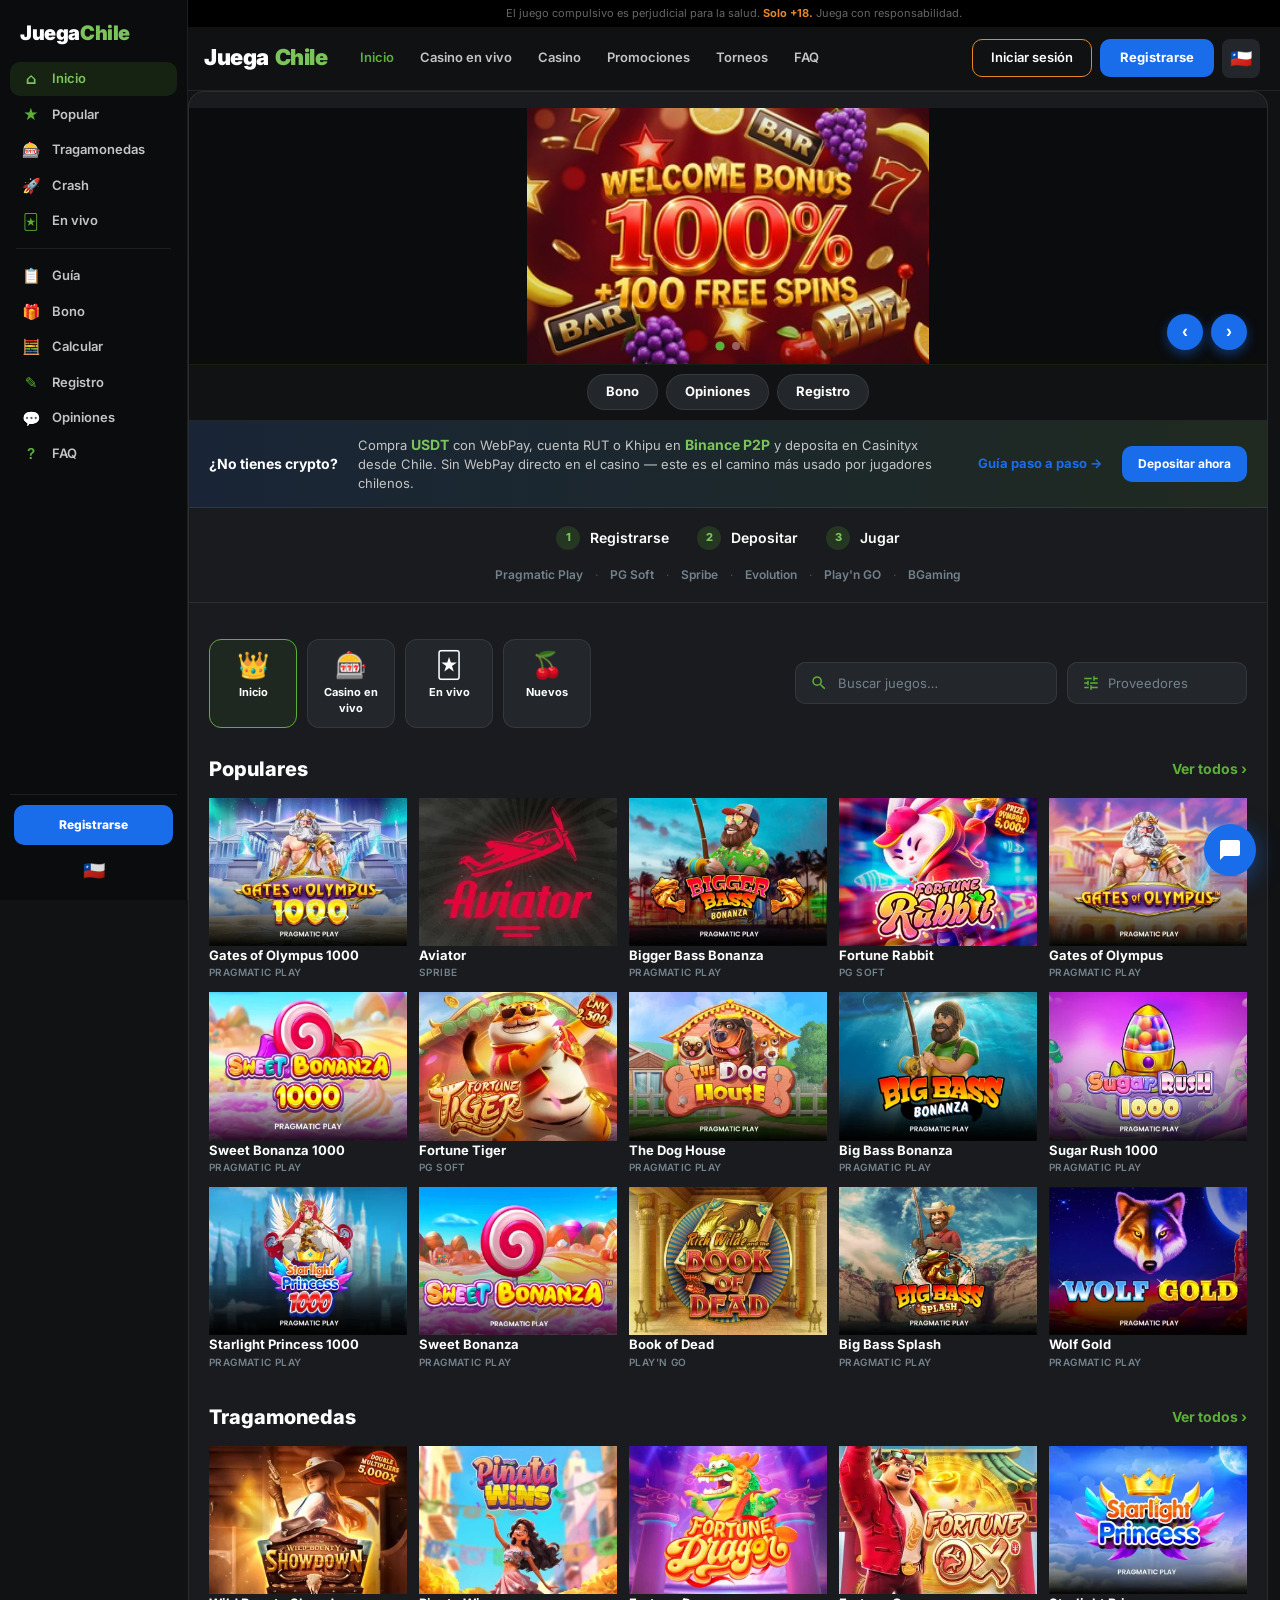
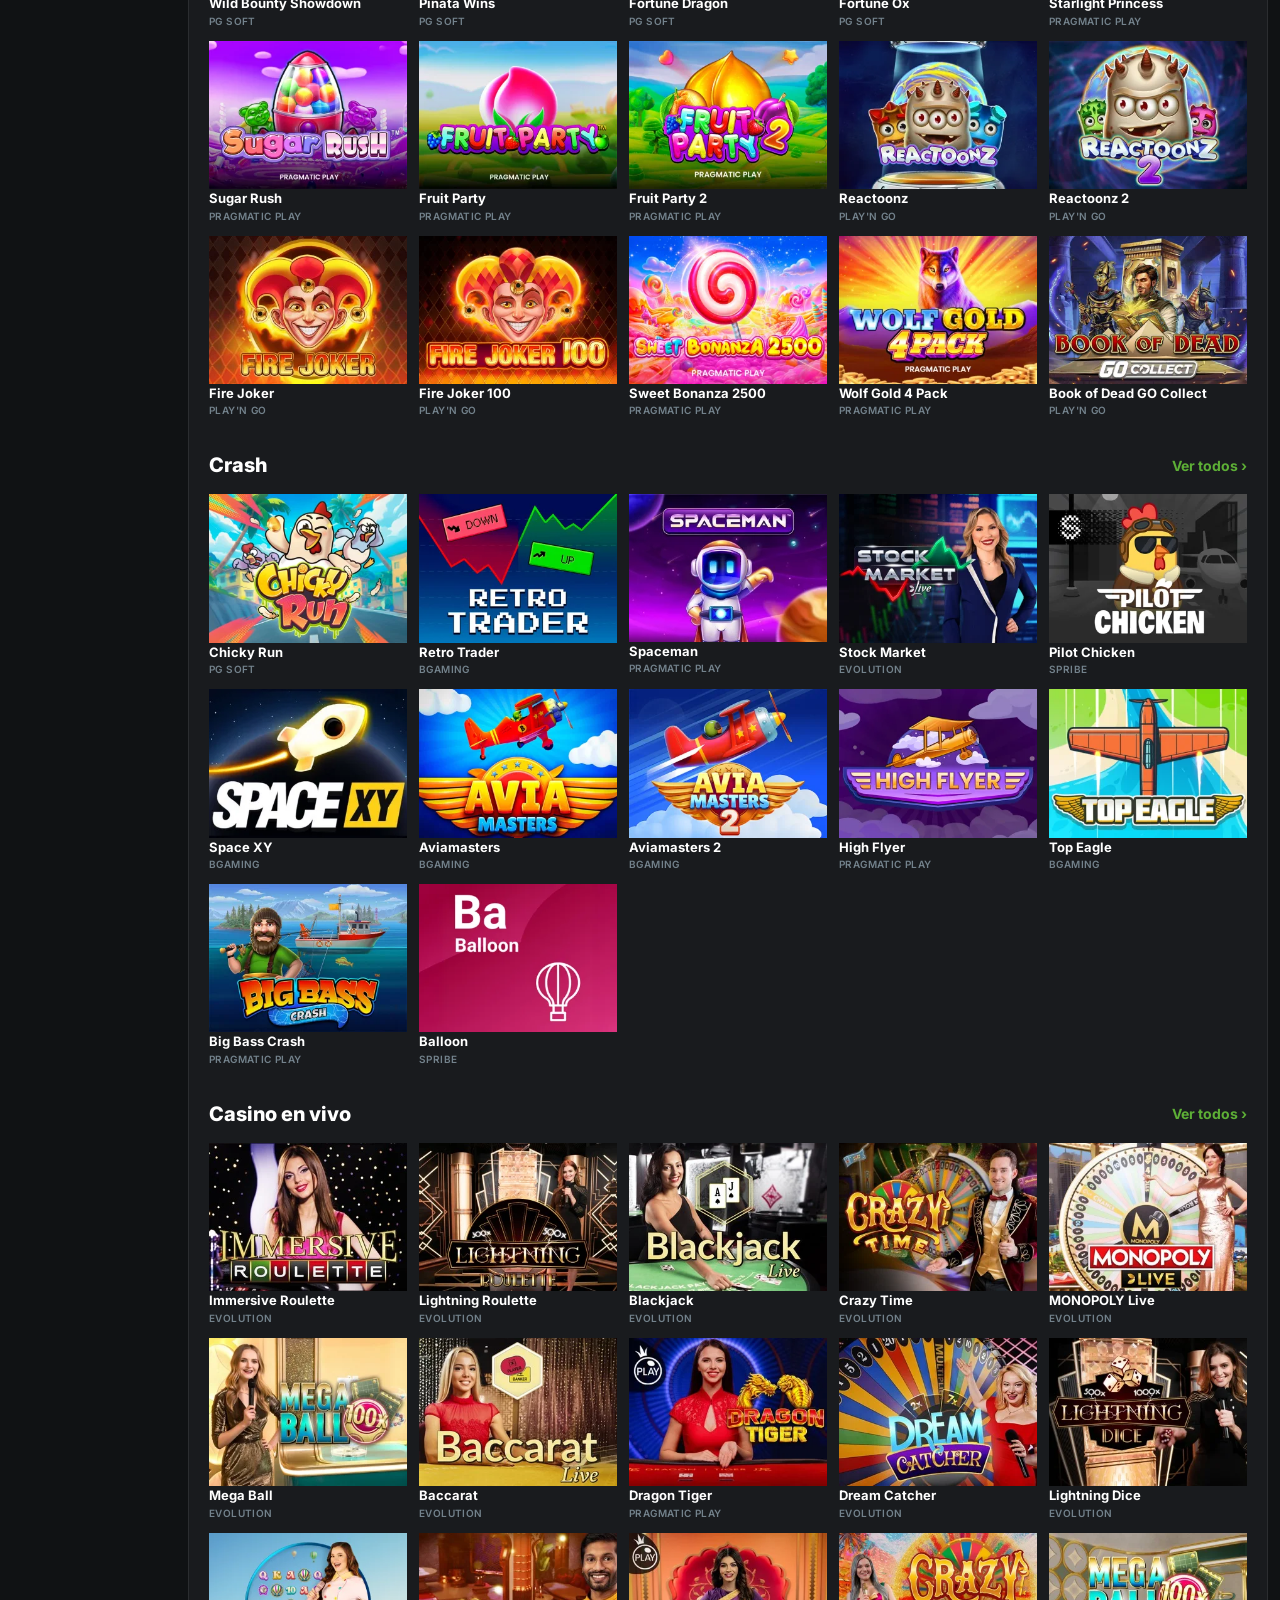
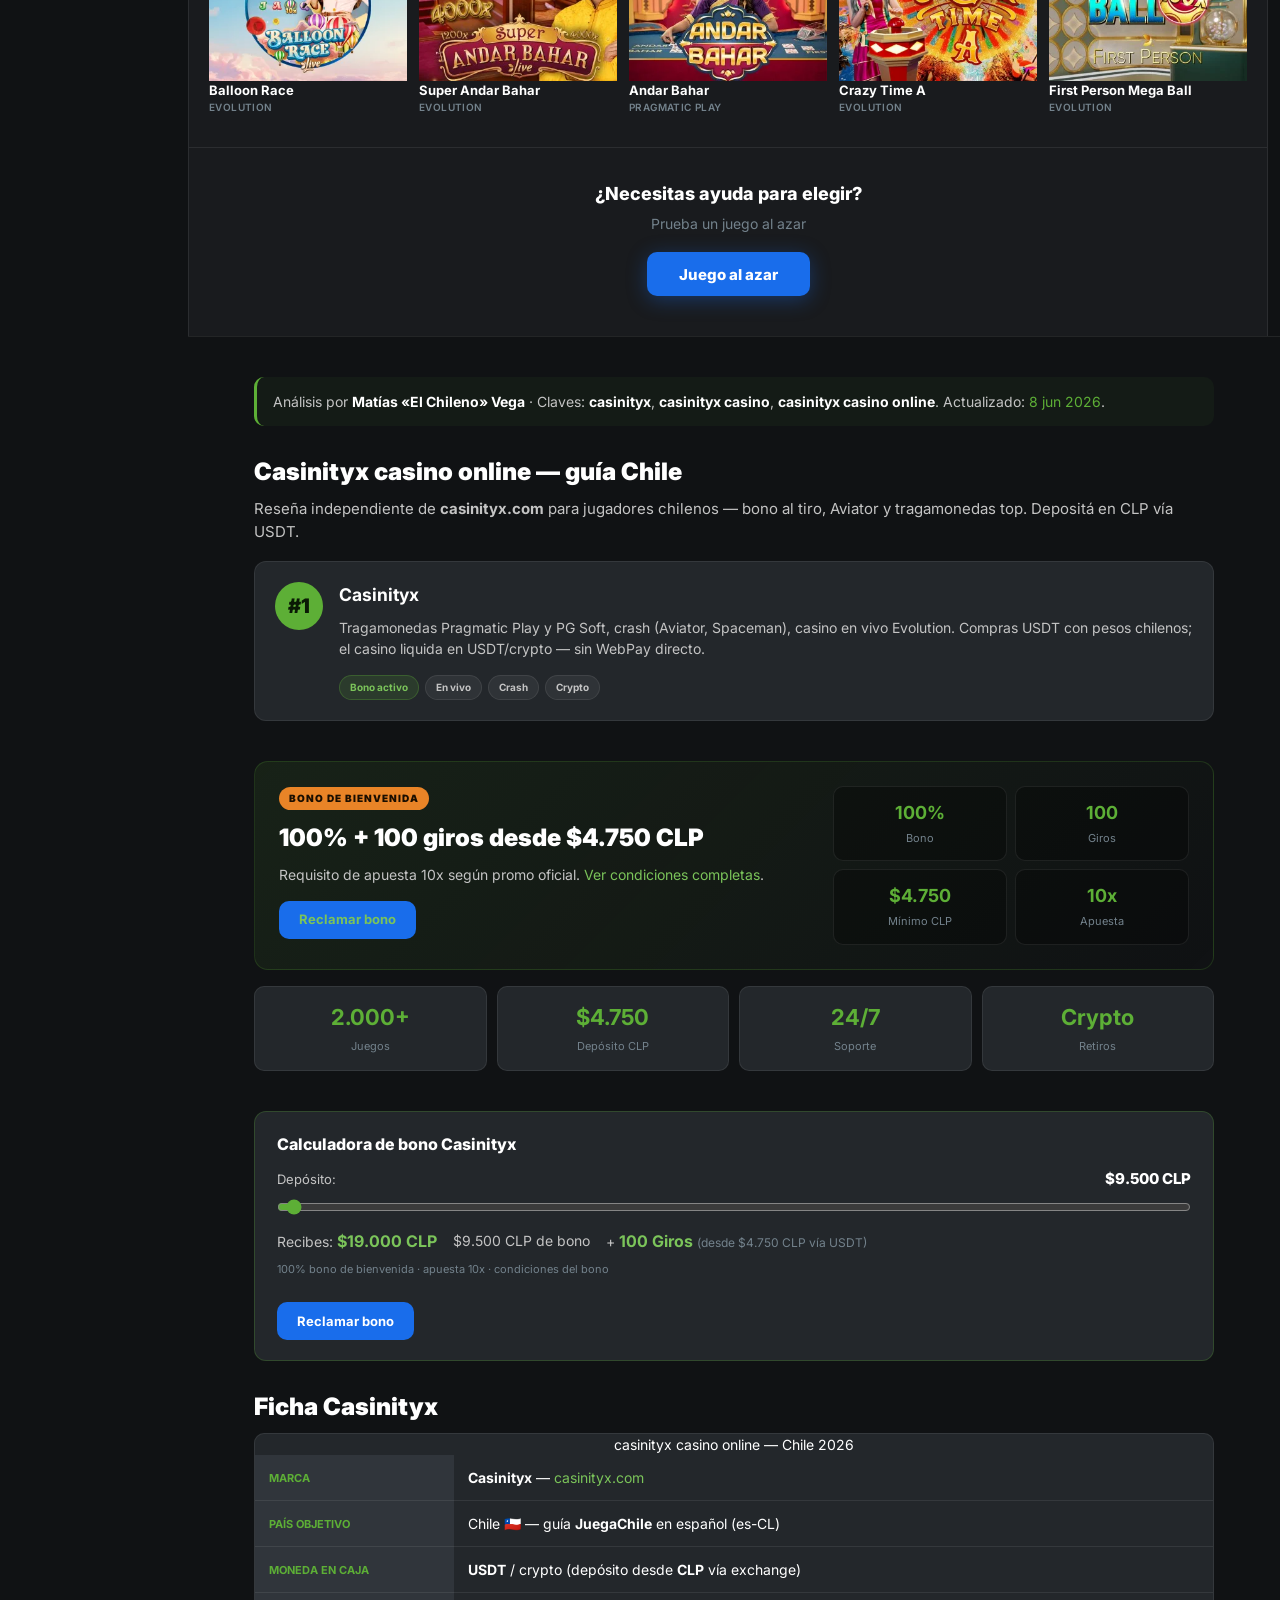
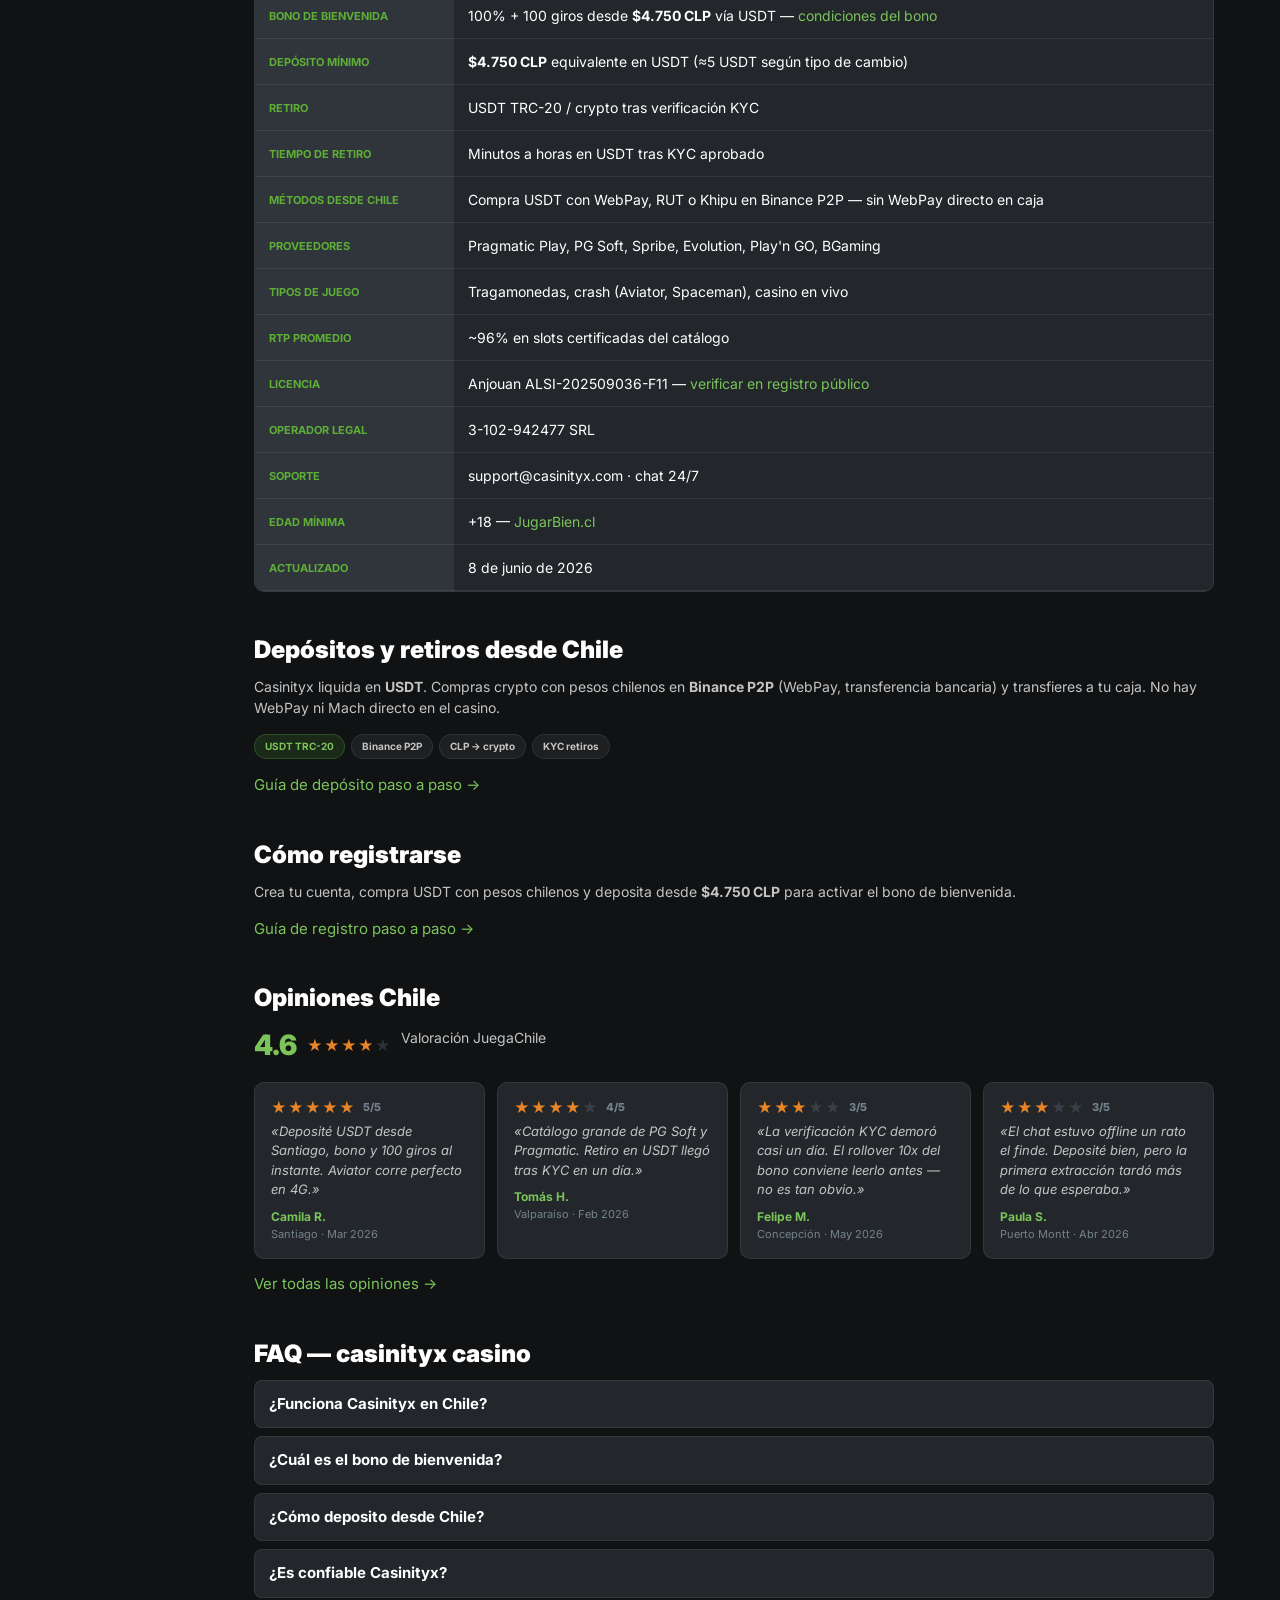
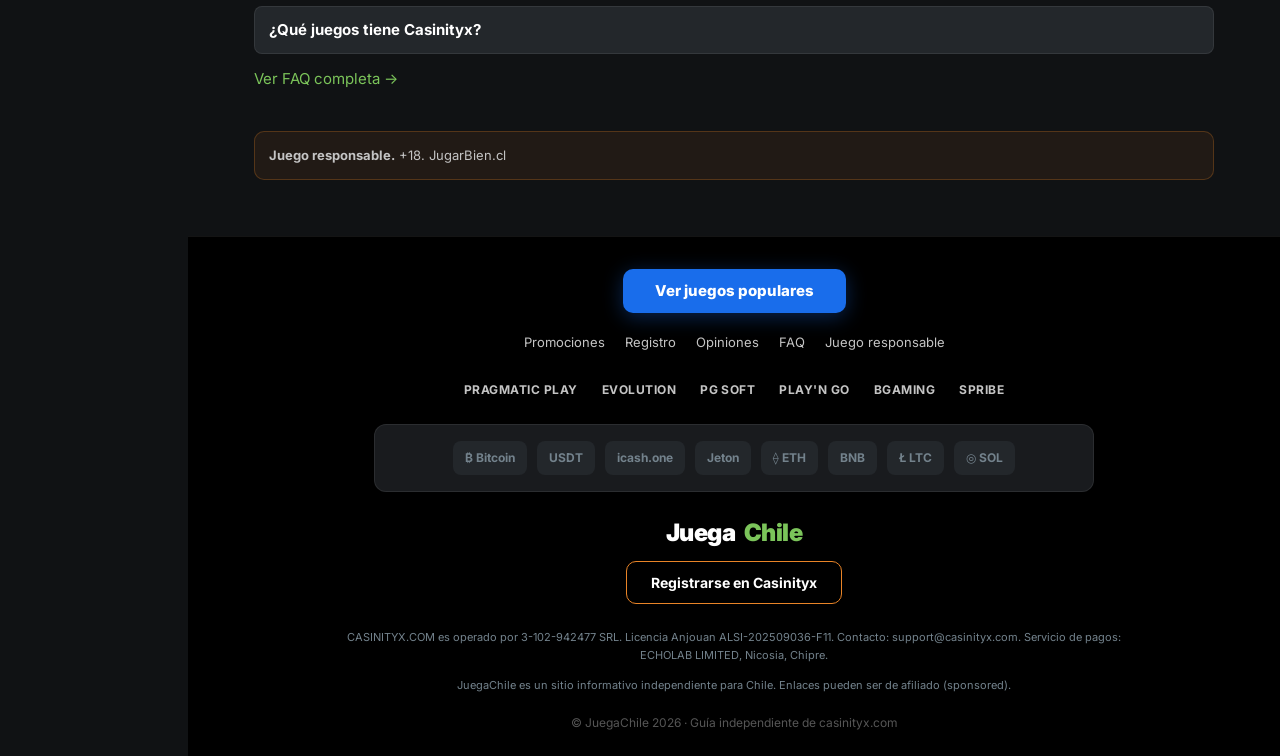
<file: index.html>
<!DOCTYPE html>
<html lang="es-CL">
<head>
<meta charset="UTF-8">
<meta name="viewport" content="width=device-width, initial-scale=1, viewport-fit=cover">
<title>Casinityx — Casino Online, Bono y Opiniones Chile 2026 | JuegaChile</title>
<meta name="description" content="Guía JuegaChile de Casinityx para Chile: bono 100% + 100 giros desde $4.750 CLP, Aviator, Gates of Olympus, casino en vivo Evolution. Registro, opiniones y pagos crypto.">
<meta name="robots" content="index, follow, max-image-preview:large">
<link rel="canonical" href="https://www.juegachile.com/">
<link rel="alternate" hreflang="es-CL" href="https://www.juegachile.com/">
<link rel="alternate" hreflang="x-default" href="https://www.juegachile.com/">
<link rel="icon" href="favicon.svg" type="image/svg+xml">
<link rel="manifest" href="site.webmanifest">
<meta property="og:type" content="website">
<meta property="og:locale" content="es_CL">
<meta property="og:site_name" content="JuegaChile">
<meta property="og:url" content="https://www.juegachile.com/">
<meta property="og:title" content="Casinityx Casino Online Chile — JuegaChile">
<meta property="og:description" content="Tragamonedas, juegos crash y casino en vivo. Bono 100% + 100 giros desde $4.750 CLP.">
<meta property="og:image" content="https://www.juegachile.com/assets/img/promo-welcome.jpg">
<meta name="twitter:card" content="summary">
<meta name="twitter:title" content="Casinityx Chile 2026 — JuegaChile">
<meta name="twitter:description" content="Bono de bienvenida, Aviator, tragamonedas y casino en vivo para jugadores chilenos.">
<link rel="preconnect" href="https://fonts.googleapis.com">
<link rel="preconnect" href="https://fonts.gstatic.com" crossorigin>
<link href="https://fonts.googleapis.com/css2?family=Inter:wght@400;600;700;800;900&display=swap" rel="stylesheet">
<meta name="theme-color" content="#101214">
<style>
body.cx-app{margin:0;background:#101214;color:#fff}
.cx-sidebar{position:fixed;left:0;top:0;bottom:0;width:188px;background:#0a0c0e;z-index:2000}
.cx-app-main{margin-left:188px}
@media(max-width:768px){.cx-app-main{margin-left:0}.cx-sidebar{top:auto;bottom:0;width:100%;height:64px}}
</style>
<link rel="preload" as="image" href="assets/img/promo-welcome.jpg" media="(min-width:769px)">
<link rel="preload" as="image" href="assets/img/promo-welcome-mob.jpg" media="(max-width:768px)">
<link rel="stylesheet" href="casinityx.css?v=22">
<script type="application/ld+json">{"@context":"https://schema.org","@graph":[{"@type":"WebSite","@id":"https://www.juegachile.com/#website","name":"JuegaChile","url":"https://www.juegachile.com","inLanguage":"es-CL","description":"Guía independiente de Casinityx para jugadores de Chile.","publisher":{"@type":"Organization","name":"JuegaChile","url":"https://www.juegachile.com"}},{"@type":"WebPage","@id":"https://www.juegachile.com/#webpage","url":"https://www.juegachile.com/","name":"Casinityx — Casino Online Chile, Bono y Opiniones 2026","inLanguage":"es-CL","dateModified":"2026-06-08","description":"Guía JuegaChile de casinityx casino online para Chile — bono, juegos, registro y opiniones.","isPartOf":{"@id":"https://www.juegachile.com/#website"},"about":{"@id":"#organization"},"author":{"@id":"#author"},"publisher":{"@type":"Organization","name":"JuegaChile","url":"https://www.juegachile.com"}},{"@type":"Organization","@id":"#organization","name":"Casinityx","alternateName":["Casinityx Casino","casinityx casino online"],"url":"https://casinityx.com/","sameAs":["https://casinityx.com/"],"areaServed":{"@type":"Country","name":"Chile"}},{"@type":"Person","@id":"#author","name":"Matías Vega","alternateName":"Matías «El Chileno» Vega","jobTitle":"Analista de casinos online","nationality":"Chile"}},{"@type":"ItemList","name":"Populares — JuegaChile","numberOfItems":15,"itemListElement":[{"@type":"ListItem","position":1,"item":{"@type":"VideoGame","name":"Gates of Olympus 1000","applicationCategory":"GameApplication","operatingSystem":"Web","image":"https://www.juegachile.com/assets/games/gates_of_olympus_1000.webp","author":{"@type":"Organization","name":"Pragmatic Play"},"publisher":{"@type":"Organization","name":"Casinityx","url":"https://casinityx.com/"},"offers":{"@type":"Offer","url":"https://casinityx.com/register","price":"0","priceCurrency":"CLP","availability":"https://schema.org/InStock"}}},{"@type":"ListItem","position":2,"item":{"@type":"VideoGame","name":"Aviator","applicationCategory":"GameApplication","operatingSystem":"Web","image":"https://www.juegachile.com/assets/games/aviator.webp","author":{"@type":"Organization","name":"Spribe"},"publisher":{"@type":"Organization","name":"Casinityx","url":"https://casinityx.com/"},"offers":{"@type":"Offer","url":"https://casinityx.com/register","price":"0","priceCurrency":"CLP","availability":"https://schema.org/InStock"}}},{"@type":"ListItem","position":3,"item":{"@type":"VideoGame","name":"Bigger Bass Bonanza","applicationCategory":"GameApplication","operatingSystem":"Web","image":"https://www.juegachile.com/assets/games/bigger_bass_bonanza.webp","author":{"@type":"Organization","name":"Pragmatic Play"},"publisher":{"@type":"Organization","name":"Casinityx","url":"https://casinityx.com/"},"offers":{"@type":"Offer","url":"https://casinityx.com/register","price":"0","priceCurrency":"CLP","availability":"https://schema.org/InStock"}}},{"@type":"ListItem","position":4,"item":{"@type":"VideoGame","name":"Fortune Rabbit","applicationCategory":"GameApplication","operatingSystem":"Web","image":"https://www.juegachile.com/assets/games/fortune_rabbit.webp","author":{"@type":"Organization","name":"PG Soft"},"publisher":{"@type":"Organization","name":"Casinityx","url":"https://casinityx.com/"},"offers":{"@type":"Offer","url":"https://casinityx.com/register","price":"0","priceCurrency":"CLP","availability":"https://schema.org/InStock"}}},{"@type":"ListItem","position":5,"item":{"@type":"VideoGame","name":"Gates of Olympus","applicationCategory":"GameApplication","operatingSystem":"Web","image":"https://www.juegachile.com/assets/games/gates_of_olympus.webp","author":{"@type":"Organization","name":"Pragmatic Play"},"publisher":{"@type":"Organization","name":"Casinityx","url":"https://casinityx.com/"},"offers":{"@type":"Offer","url":"https://casinityx.com/register","price":"0","priceCurrency":"CLP","availability":"https://schema.org/InStock"}}},{"@type":"ListItem","position":6,"item":{"@type":"VideoGame","name":"Sweet Bonanza 1000","applicationCategory":"GameApplication","operatingSystem":"Web","image":"https://www.juegachile.com/assets/games/sweet_bonanza_1000.webp","author":{"@type":"Organization","name":"Pragmatic Play"},"publisher":{"@type":"Organization","name":"Casinityx","url":"https://casinityx.com/"},"offers":{"@type":"Offer","url":"https://casinityx.com/register","price":"0","priceCurrency":"CLP","availability":"https://schema.org/InStock"}}},{"@type":"ListItem","position":7,"item":{"@type":"VideoGame","name":"Fortune Tiger","applicationCategory":"GameApplication","operatingSystem":"Web","image":"https://www.juegachile.com/assets/games/fortune_tiger.webp","author":{"@type":"Organization","name":"PG Soft"},"publisher":{"@type":"Organization","name":"Casinityx","url":"https://casinityx.com/"},"offers":{"@type":"Offer","url":"https://casinityx.com/register","price":"0","priceCurrency":"CLP","availability":"https://schema.org/InStock"}}},{"@type":"ListItem","position":8,"item":{"@type":"VideoGame","name":"The Dog House","applicationCategory":"GameApplication","operatingSystem":"Web","image":"https://www.juegachile.com/assets/games/the_dog_house.webp","author":{"@type":"Organization","name":"Pragmatic Play"},"publisher":{"@type":"Organization","name":"Casinityx","url":"https://casinityx.com/"},"offers":{"@type":"Offer","url":"https://casinityx.com/register","price":"0","priceCurrency":"CLP","availability":"https://schema.org/InStock"}}},{"@type":"ListItem","position":9,"item":{"@type":"VideoGame","name":"Big Bass Bonanza","applicationCategory":"GameApplication","operatingSystem":"Web","image":"https://www.juegachile.com/assets/games/big_bass_bonanza.webp","author":{"@type":"Organization","name":"Pragmatic Play"},"publisher":{"@type":"Organization","name":"Casinityx","url":"https://casinityx.com/"},"offers":{"@type":"Offer","url":"https://casinityx.com/register","price":"0","priceCurrency":"CLP","availability":"https://schema.org/InStock"}}},{"@type":"ListItem","position":10,"item":{"@type":"VideoGame","name":"Sugar Rush 1000","applicationCategory":"GameApplication","operatingSystem":"Web","image":"https://www.juegachile.com/assets/games/sugar_rush_1000.webp","author":{"@type":"Organization","name":"Pragmatic Play"},"publisher":{"@type":"Organization","name":"Casinityx","url":"https://casinityx.com/"},"offers":{"@type":"Offer","url":"https://casinityx.com/register","price":"0","priceCurrency":"CLP","availability":"https://schema.org/InStock"}}},{"@type":"ListItem","position":11,"item":{"@type":"VideoGame","name":"Starlight Princess 1000","applicationCategory":"GameApplication","operatingSystem":"Web","image":"https://www.juegachile.com/assets/games/starlight_princess_1000.webp","author":{"@type":"Organization","name":"Pragmatic Play"},"publisher":{"@type":"Organization","name":"Casinityx","url":"https://casinityx.com/"},"offers":{"@type":"Offer","url":"https://casinityx.com/register","price":"0","priceCurrency":"CLP","availability":"https://schema.org/InStock"}}},{"@type":"ListItem","position":12,"item":{"@type":"VideoGame","name":"Sweet Bonanza","applicationCategory":"GameApplication","operatingSystem":"Web","image":"https://www.juegachile.com/assets/games/sweet_bonanza.webp","author":{"@type":"Organization","name":"Pragmatic Play"},"publisher":{"@type":"Organization","name":"Casinityx","url":"https://casinityx.com/"},"offers":{"@type":"Offer","url":"https://casinityx.com/register","price":"0","priceCurrency":"CLP","availability":"https://schema.org/InStock"}}},{"@type":"ListItem","position":13,"item":{"@type":"VideoGame","name":"Book of Dead","applicationCategory":"GameApplication","operatingSystem":"Web","image":"https://www.juegachile.com/assets/games/book_of_dead.webp","author":{"@type":"Organization","name":"Play'n GO"},"publisher":{"@type":"Organization","name":"Casinityx","url":"https://casinityx.com/"},"offers":{"@type":"Offer","url":"https://casinityx.com/register","price":"0","priceCurrency":"CLP","availability":"https://schema.org/InStock"}}},{"@type":"ListItem","position":14,"item":{"@type":"VideoGame","name":"Big Bass Splash","applicationCategory":"GameApplication","operatingSystem":"Web","image":"https://www.juegachile.com/assets/games/big_bass_splash.webp","author":{"@type":"Organization","name":"Pragmatic Play"},"publisher":{"@type":"Organization","name":"Casinityx","url":"https://casinityx.com/"},"offers":{"@type":"Offer","url":"https://casinityx.com/register","price":"0","priceCurrency":"CLP","availability":"https://schema.org/InStock"}}},{"@type":"ListItem","position":15,"item":{"@type":"VideoGame","name":"Wolf Gold","applicationCategory":"GameApplication","operatingSystem":"Web","image":"https://www.juegachile.com/assets/games/wolf_gold.webp","author":{"@type":"Organization","name":"Pragmatic Play"},"publisher":{"@type":"Organization","name":"Casinityx","url":"https://casinityx.com/"},"offers":{"@type":"Offer","url":"https://casinityx.com/register","price":"0","priceCurrency":"CLP","availability":"https://schema.org/InStock"}}}]},{"@type":"ItemList","name":"Tragamonedas — JuegaChile","numberOfItems":15,"itemListElement":[{"@type":"ListItem","position":1,"item":{"@type":"VideoGame","name":"Wild Bounty Showdown","applicationCategory":"GameApplication","operatingSystem":"Web","image":"https://www.juegachile.com/assets/games/wild_bounty_showdown.webp","author":{"@type":"Organization","name":"PG Soft"},"publisher":{"@type":"Organization","name":"Casinityx","url":"https://casinityx.com/"},"offers":{"@type":"Offer","url":"https://casinityx.com/register","price":"0","priceCurrency":"CLP","availability":"https://schema.org/InStock"}}},{"@type":"ListItem","position":2,"item":{"@type":"VideoGame","name":"Pinata Wins","applicationCategory":"GameApplication","operatingSystem":"Web","image":"https://www.juegachile.com/assets/games/pinata_wins.webp","author":{"@type":"Organization","name":"PG Soft"},"publisher":{"@type":"Organization","name":"Casinityx","url":"https://casinityx.com/"},"offers":{"@type":"Offer","url":"https://casinityx.com/register","price":"0","priceCurrency":"CLP","availability":"https://schema.org/InStock"}}},{"@type":"ListItem","position":3,"item":{"@type":"VideoGame","name":"Fortune Dragon","applicationCategory":"GameApplication","operatingSystem":"Web","image":"https://www.juegachile.com/assets/games/fortune_dragon.webp","author":{"@type":"Organization","name":"PG Soft"},"publisher":{"@type":"Organization","name":"Casinityx","url":"https://casinityx.com/"},"offers":{"@type":"Offer","url":"https://casinityx.com/register","price":"0","priceCurrency":"CLP","availability":"https://schema.org/InStock"}}},{"@type":"ListItem","position":4,"item":{"@type":"VideoGame","name":"Fortune Ox","applicationCategory":"GameApplication","operatingSystem":"Web","image":"https://www.juegachile.com/assets/games/fortune_ox.webp","author":{"@type":"Organization","name":"PG Soft"},"publisher":{"@type":"Organization","name":"Casinityx","url":"https://casinityx.com/"},"offers":{"@type":"Offer","url":"https://casinityx.com/register","price":"0","priceCurrency":"CLP","availability":"https://schema.org/InStock"}}},{"@type":"ListItem","position":5,"item":{"@type":"VideoGame","name":"Starlight Princess","applicationCategory":"GameApplication","operatingSystem":"Web","image":"https://www.juegachile.com/assets/games/starlight_princess.webp","author":{"@type":"Organization","name":"Pragmatic Play"},"publisher":{"@type":"Organization","name":"Casinityx","url":"https://casinityx.com/"},"offers":{"@type":"Offer","url":"https://casinityx.com/register","price":"0","priceCurrency":"CLP","availability":"https://schema.org/InStock"}}},{"@type":"ListItem","position":6,"item":{"@type":"VideoGame","name":"Sugar Rush","applicationCategory":"GameApplication","operatingSystem":"Web","image":"https://www.juegachile.com/assets/games/sugar_rush.webp","author":{"@type":"Organization","name":"Pragmatic Play"},"publisher":{"@type":"Organization","name":"Casinityx","url":"https://casinityx.com/"},"offers":{"@type":"Offer","url":"https://casinityx.com/register","price":"0","priceCurrency":"CLP","availability":"https://schema.org/InStock"}}},{"@type":"ListItem","position":7,"item":{"@type":"VideoGame","name":"Fruit Party","applicationCategory":"GameApplication","operatingSystem":"Web","image":"https://www.juegachile.com/assets/games/fruit_party.webp","author":{"@type":"Organization","name":"Pragmatic Play"},"publisher":{"@type":"Organization","name":"Casinityx","url":"https://casinityx.com/"},"offers":{"@type":"Offer","url":"https://casinityx.com/register","price":"0","priceCurrency":"CLP","availability":"https://schema.org/InStock"}}},{"@type":"ListItem","position":8,"item":{"@type":"VideoGame","name":"Fruit Party 2","applicationCategory":"GameApplication","operatingSystem":"Web","image":"https://www.juegachile.com/assets/games/fruit_party_2.webp","author":{"@type":"Organization","name":"Pragmatic Play"},"publisher":{"@type":"Organization","name":"Casinityx","url":"https://casinityx.com/"},"offers":{"@type":"Offer","url":"https://casinityx.com/register","price":"0","priceCurrency":"CLP","availability":"https://schema.org/InStock"}}},{"@type":"ListItem","position":9,"item":{"@type":"VideoGame","name":"Reactoonz","applicationCategory":"GameApplication","operatingSystem":"Web","image":"https://www.juegachile.com/assets/games/reactoonz.webp","author":{"@type":"Organization","name":"Play'n GO"},"publisher":{"@type":"Organization","name":"Casinityx","url":"https://casinityx.com/"},"offers":{"@type":"Offer","url":"https://casinityx.com/register","price":"0","priceCurrency":"CLP","availability":"https://schema.org/InStock"}}},{"@type":"ListItem","position":10,"item":{"@type":"VideoGame","name":"Reactoonz 2","applicationCategory":"GameApplication","operatingSystem":"Web","image":"https://www.juegachile.com/assets/games/reactoonz_2.webp","author":{"@type":"Organization","name":"Play'n GO"},"publisher":{"@type":"Organization","name":"Casinityx","url":"https://casinityx.com/"},"offers":{"@type":"Offer","url":"https://casinityx.com/register","price":"0","priceCurrency":"CLP","availability":"https://schema.org/InStock"}}},{"@type":"ListItem","position":11,"item":{"@type":"VideoGame","name":"Fire Joker","applicationCategory":"GameApplication","operatingSystem":"Web","image":"https://www.juegachile.com/assets/games/fire_joker.webp","author":{"@type":"Organization","name":"Play'n GO"},"publisher":{"@type":"Organization","name":"Casinityx","url":"https://casinityx.com/"},"offers":{"@type":"Offer","url":"https://casinityx.com/register","price":"0","priceCurrency":"CLP","availability":"https://schema.org/InStock"}}},{"@type":"ListItem","position":12,"item":{"@type":"VideoGame","name":"Fire Joker 100","applicationCategory":"GameApplication","operatingSystem":"Web","image":"https://www.juegachile.com/assets/games/fire_joker_100.webp","author":{"@type":"Organization","name":"Play'n GO"},"publisher":{"@type":"Organization","name":"Casinityx","url":"https://casinityx.com/"},"offers":{"@type":"Offer","url":"https://casinityx.com/register","price":"0","priceCurrency":"CLP","availability":"https://schema.org/InStock"}}},{"@type":"ListItem","position":13,"item":{"@type":"VideoGame","name":"Sweet Bonanza 2500","applicationCategory":"GameApplication","operatingSystem":"Web","image":"https://www.juegachile.com/assets/games/sweet_bonanza_2500.webp","author":{"@type":"Organization","name":"Pragmatic Play"},"publisher":{"@type":"Organization","name":"Casinityx","url":"https://casinityx.com/"},"offers":{"@type":"Offer","url":"https://casinityx.com/register","price":"0","priceCurrency":"CLP","availability":"https://schema.org/InStock"}}},{"@type":"ListItem","position":14,"item":{"@type":"VideoGame","name":"Wolf Gold 4 Pack","applicationCategory":"GameApplication","operatingSystem":"Web","image":"https://www.juegachile.com/assets/games/wolf_gold_4_pack.webp","author":{"@type":"Organization","name":"Pragmatic Play"},"publisher":{"@type":"Organization","name":"Casinityx","url":"https://casinityx.com/"},"offers":{"@type":"Offer","url":"https://casinityx.com/register","price":"0","priceCurrency":"CLP","availability":"https://schema.org/InStock"}}},{"@type":"ListItem","position":15,"item":{"@type":"VideoGame","name":"Book of Dead GO Collect","applicationCategory":"GameApplication","operatingSystem":"Web","image":"https://www.juegachile.com/assets/games/book_of_dead_go_collect.webp","author":{"@type":"Organization","name":"Play'n GO"},"publisher":{"@type":"Organization","name":"Casinityx","url":"https://casinityx.com/"},"offers":{"@type":"Offer","url":"https://casinityx.com/register","price":"0","priceCurrency":"CLP","availability":"https://schema.org/InStock"}}}]},{"@type":"ItemList","name":"Juegos crash — JuegaChile","numberOfItems":12,"itemListElement":[{"@type":"ListItem","position":1,"item":{"@type":"VideoGame","name":"Chicky Run","applicationCategory":"GameApplication","operatingSystem":"Web","image":"https://www.juegachile.com/assets/games/chicky_run.webp","author":{"@type":"Organization","name":"PG Soft"},"publisher":{"@type":"Organization","name":"Casinityx","url":"https://casinityx.com/"},"offers":{"@type":"Offer","url":"https://casinityx.com/register","price":"0","priceCurrency":"CLP","availability":"https://schema.org/InStock"}}},{"@type":"ListItem","position":2,"item":{"@type":"VideoGame","name":"Retro Trader","applicationCategory":"GameApplication","operatingSystem":"Web","image":"https://www.juegachile.com/assets/games/retro_trader.webp","author":{"@type":"Organization","name":"BGaming"},"publisher":{"@type":"Organization","name":"Casinityx","url":"https://casinityx.com/"},"offers":{"@type":"Offer","url":"https://casinityx.com/register","price":"0","priceCurrency":"CLP","availability":"https://schema.org/InStock"}}},{"@type":"ListItem","position":3,"item":{"@type":"VideoGame","name":"Spaceman","applicationCategory":"GameApplication","operatingSystem":"Web","image":"https://www.juegachile.com/assets/games/spaceman.webp","author":{"@type":"Organization","name":"Pragmatic Play"},"publisher":{"@type":"Organization","name":"Casinityx","url":"https://casinityx.com/"},"offers":{"@type":"Offer","url":"https://casinityx.com/register","price":"0","priceCurrency":"CLP","availability":"https://schema.org/InStock"}}},{"@type":"ListItem","position":4,"item":{"@type":"VideoGame","name":"Stock Market","applicationCategory":"GameApplication","operatingSystem":"Web","image":"https://www.juegachile.com/assets/games/stock_market.webp","author":{"@type":"Organization","name":"Evolution"},"publisher":{"@type":"Organization","name":"Casinityx","url":"https://casinityx.com/"},"offers":{"@type":"Offer","url":"https://casinityx.com/register","price":"0","priceCurrency":"CLP","availability":"https://schema.org/InStock"}}},{"@type":"ListItem","position":5,"item":{"@type":"VideoGame","name":"Pilot Chicken","applicationCategory":"GameApplication","operatingSystem":"Web","image":"https://www.juegachile.com/assets/games/pilot_chicken.webp","author":{"@type":"Organization","name":"Spribe"},"publisher":{"@type":"Organization","name":"Casinityx","url":"https://casinityx.com/"},"offers":{"@type":"Offer","url":"https://casinityx.com/register","price":"0","priceCurrency":"CLP","availability":"https://schema.org/InStock"}}},{"@type":"ListItem","position":6,"item":{"@type":"VideoGame","name":"Space XY","applicationCategory":"GameApplication","operatingSystem":"Web","image":"https://www.juegachile.com/assets/games/space_xy.webp","author":{"@type":"Organization","name":"BGaming"},"publisher":{"@type":"Organization","name":"Casinityx","url":"https://casinityx.com/"},"offers":{"@type":"Offer","url":"https://casinityx.com/register","price":"0","priceCurrency":"CLP","availability":"https://schema.org/InStock"}}},{"@type":"ListItem","position":7,"item":{"@type":"VideoGame","name":"Aviamasters","applicationCategory":"GameApplication","operatingSystem":"Web","image":"https://www.juegachile.com/assets/games/aviamasters.webp","author":{"@type":"Organization","name":"BGaming"},"publisher":{"@type":"Organization","name":"Casinityx","url":"https://casinityx.com/"},"offers":{"@type":"Offer","url":"https://casinityx.com/register","price":"0","priceCurrency":"CLP","availability":"https://schema.org/InStock"}}},{"@type":"ListItem","position":8,"item":{"@type":"VideoGame","name":"Aviamasters 2","applicationCategory":"GameApplication","operatingSystem":"Web","image":"https://www.juegachile.com/assets/games/aviamasters_2.webp","author":{"@type":"Organization","name":"BGaming"},"publisher":{"@type":"Organization","name":"Casinityx","url":"https://casinityx.com/"},"offers":{"@type":"Offer","url":"https://casinityx.com/register","price":"0","priceCurrency":"CLP","availability":"https://schema.org/InStock"}}},{"@type":"ListItem","position":9,"item":{"@type":"VideoGame","name":"High Flyer","applicationCategory":"GameApplication","operatingSystem":"Web","image":"https://www.juegachile.com/assets/games/high_flyer.webp","author":{"@type":"Organization","name":"Pragmatic Play"},"publisher":{"@type":"Organization","name":"Casinityx","url":"https://casinityx.com/"},"offers":{"@type":"Offer","url":"https://casinityx.com/register","price":"0","priceCurrency":"CLP","availability":"https://schema.org/InStock"}}},{"@type":"ListItem","position":10,"item":{"@type":"VideoGame","name":"Top Eagle","applicationCategory":"GameApplication","operatingSystem":"Web","image":"https://www.juegachile.com/assets/games/top_eagle.webp","author":{"@type":"Organization","name":"BGaming"},"publisher":{"@type":"Organization","name":"Casinityx","url":"https://casinityx.com/"},"offers":{"@type":"Offer","url":"https://casinityx.com/register","price":"0","priceCurrency":"CLP","availability":"https://schema.org/InStock"}}},{"@type":"ListItem","position":11,"item":{"@type":"VideoGame","name":"Big Bass Crash","applicationCategory":"GameApplication","operatingSystem":"Web","image":"https://www.juegachile.com/assets/games/big_bass_crash.webp","author":{"@type":"Organization","name":"Pragmatic Play"},"publisher":{"@type":"Organization","name":"Casinityx","url":"https://casinityx.com/"},"offers":{"@type":"Offer","url":"https://casinityx.com/register","price":"0","priceCurrency":"CLP","availability":"https://schema.org/InStock"}}},{"@type":"ListItem","position":12,"item":{"@type":"VideoGame","name":"Balloon","applicationCategory":"GameApplication","operatingSystem":"Web","image":"https://www.juegachile.com/assets/games/balloon.webp","author":{"@type":"Organization","name":"Spribe"},"publisher":{"@type":"Organization","name":"Casinityx","url":"https://casinityx.com/"},"offers":{"@type":"Offer","url":"https://casinityx.com/register","price":"0","priceCurrency":"CLP","availability":"https://schema.org/InStock"}}}]},{"@type":"ItemList","name":"Casino en vivo — JuegaChile","numberOfItems":15,"itemListElement":[{"@type":"ListItem","position":1,"item":{"@type":"VideoGame","name":"Immersive Roulette","applicationCategory":"GameApplication","operatingSystem":"Web","image":"https://www.juegachile.com/assets/games/immersive_roulette.webp","author":{"@type":"Organization","name":"Evolution"},"publisher":{"@type":"Organization","name":"Casinityx","url":"https://casinityx.com/"},"offers":{"@type":"Offer","url":"https://casinityx.com/register","price":"0","priceCurrency":"CLP","availability":"https://schema.org/InStock"}}},{"@type":"ListItem","position":2,"item":{"@type":"VideoGame","name":"Lightning Roulette","applicationCategory":"GameApplication","operatingSystem":"Web","image":"https://www.juegachile.com/assets/games/lightning_roulette.webp","author":{"@type":"Organization","name":"Evolution"},"publisher":{"@type":"Organization","name":"Casinityx","url":"https://casinityx.com/"},"offers":{"@type":"Offer","url":"https://casinityx.com/register","price":"0","priceCurrency":"CLP","availability":"https://schema.org/InStock"}}},{"@type":"ListItem","position":3,"item":{"@type":"VideoGame","name":"Blackjack","applicationCategory":"GameApplication","operatingSystem":"Web","image":"https://www.juegachile.com/assets/games/blackjack.webp","author":{"@type":"Organization","name":"Evolution"},"publisher":{"@type":"Organization","name":"Casinityx","url":"https://casinityx.com/"},"offers":{"@type":"Offer","url":"https://casinityx.com/register","price":"0","priceCurrency":"CLP","availability":"https://schema.org/InStock"}}},{"@type":"ListItem","position":4,"item":{"@type":"VideoGame","name":"Crazy Time","applicationCategory":"GameApplication","operatingSystem":"Web","image":"https://www.juegachile.com/assets/games/crazy_time.webp","author":{"@type":"Organization","name":"Evolution"},"publisher":{"@type":"Organization","name":"Casinityx","url":"https://casinityx.com/"},"offers":{"@type":"Offer","url":"https://casinityx.com/register","price":"0","priceCurrency":"CLP","availability":"https://schema.org/InStock"}}},{"@type":"ListItem","position":5,"item":{"@type":"VideoGame","name":"MONOPOLY Live","applicationCategory":"GameApplication","operatingSystem":"Web","image":"https://www.juegachile.com/assets/games/monopoly_live.webp","author":{"@type":"Organization","name":"Evolution"},"publisher":{"@type":"Organization","name":"Casinityx","url":"https://casinityx.com/"},"offers":{"@type":"Offer","url":"https://casinityx.com/register","price":"0","priceCurrency":"CLP","availability":"https://schema.org/InStock"}}},{"@type":"ListItem","position":6,"item":{"@type":"VideoGame","name":"Mega Ball","applicationCategory":"GameApplication","operatingSystem":"Web","image":"https://www.juegachile.com/assets/games/mega_ball.webp","author":{"@type":"Organization","name":"Evolution"},"publisher":{"@type":"Organization","name":"Casinityx","url":"https://casinityx.com/"},"offers":{"@type":"Offer","url":"https://casinityx.com/register","price":"0","priceCurrency":"CLP","availability":"https://schema.org/InStock"}}},{"@type":"ListItem","position":7,"item":{"@type":"VideoGame","name":"Baccarat","applicationCategory":"GameApplication","operatingSystem":"Web","image":"https://www.juegachile.com/assets/games/baccarat.webp","author":{"@type":"Organization","name":"Evolution"},"publisher":{"@type":"Organization","name":"Casinityx","url":"https://casinityx.com/"},"offers":{"@type":"Offer","url":"https://casinityx.com/register","price":"0","priceCurrency":"CLP","availability":"https://schema.org/InStock"}}},{"@type":"ListItem","position":8,"item":{"@type":"VideoGame","name":"Dragon Tiger","applicationCategory":"GameApplication","operatingSystem":"Web","image":"https://www.juegachile.com/assets/games/dragon_tiger.webp","author":{"@type":"Organization","name":"Pragmatic Play"},"publisher":{"@type":"Organization","name":"Casinityx","url":"https://casinityx.com/"},"offers":{"@type":"Offer","url":"https://casinityx.com/register","price":"0","priceCurrency":"CLP","availability":"https://schema.org/InStock"}}},{"@type":"ListItem","position":9,"item":{"@type":"VideoGame","name":"Dream Catcher","applicationCategory":"GameApplication","operatingSystem":"Web","image":"https://www.juegachile.com/assets/games/dream_catcher.webp","author":{"@type":"Organization","name":"Evolution"},"publisher":{"@type":"Organization","name":"Casinityx","url":"https://casinityx.com/"},"offers":{"@type":"Offer","url":"https://casinityx.com/register","price":"0","priceCurrency":"CLP","availability":"https://schema.org/InStock"}}},{"@type":"ListItem","position":10,"item":{"@type":"VideoGame","name":"Lightning Dice","applicationCategory":"GameApplication","operatingSystem":"Web","image":"https://www.juegachile.com/assets/games/lightning_dice.webp","author":{"@type":"Organization","name":"Evolution"},"publisher":{"@type":"Organization","name":"Casinityx","url":"https://casinityx.com/"},"offers":{"@type":"Offer","url":"https://casinityx.com/register","price":"0","priceCurrency":"CLP","availability":"https://schema.org/InStock"}}},{"@type":"ListItem","position":11,"item":{"@type":"VideoGame","name":"Balloon Race","applicationCategory":"GameApplication","operatingSystem":"Web","image":"https://www.juegachile.com/assets/games/balloon_race.webp","author":{"@type":"Organization","name":"Evolution"},"publisher":{"@type":"Organization","name":"Casinityx","url":"https://casinityx.com/"},"offers":{"@type":"Offer","url":"https://casinityx.com/register","price":"0","priceCurrency":"CLP","availability":"https://schema.org/InStock"}}},{"@type":"ListItem","position":12,"item":{"@type":"VideoGame","name":"Super Andar Bahar","applicationCategory":"GameApplication","operatingSystem":"Web","image":"https://www.juegachile.com/assets/games/super_andar_bahar.webp","author":{"@type":"Organization","name":"Evolution"},"publisher":{"@type":"Organization","name":"Casinityx","url":"https://casinityx.com/"},"offers":{"@type":"Offer","url":"https://casinityx.com/register","price":"0","priceCurrency":"CLP","availability":"https://schema.org/InStock"}}},{"@type":"ListItem","position":13,"item":{"@type":"VideoGame","name":"Andar Bahar","applicationCategory":"GameApplication","operatingSystem":"Web","image":"https://www.juegachile.com/assets/games/andar_bahar.webp","author":{"@type":"Organization","name":"Pragmatic Play"},"publisher":{"@type":"Organization","name":"Casinityx","url":"https://casinityx.com/"},"offers":{"@type":"Offer","url":"https://casinityx.com/register","price":"0","priceCurrency":"CLP","availability":"https://schema.org/InStock"}}},{"@type":"ListItem","position":14,"item":{"@type":"VideoGame","name":"Crazy Time A","applicationCategory":"GameApplication","operatingSystem":"Web","image":"https://www.juegachile.com/assets/games/crazy_time_a.webp","author":{"@type":"Organization","name":"Evolution"},"publisher":{"@type":"Organization","name":"Casinityx","url":"https://casinityx.com/"},"offers":{"@type":"Offer","url":"https://casinityx.com/register","price":"0","priceCurrency":"CLP","availability":"https://schema.org/InStock"}}},{"@type":"ListItem","position":15,"item":{"@type":"VideoGame","name":"First Person Mega Ball","applicationCategory":"GameApplication","operatingSystem":"Web","image":"https://www.juegachile.com/assets/games/first_person_mega_ball.webp","author":{"@type":"Organization","name":"Evolution"},"publisher":{"@type":"Organization","name":"Casinityx","url":"https://casinityx.com/"},"offers":{"@type":"Offer","url":"https://casinityx.com/register","price":"0","priceCurrency":"CLP","availability":"https://schema.org/InStock"}}}]},{"@type":"VideoGame","name":"Gates of Olympus 1000","applicationCategory":"GameApplication","operatingSystem":"Web","image":"https://www.juegachile.com/assets/games/gates_of_olympus_1000.webp","author":{"@type":"Organization","name":"Pragmatic Play"},"publisher":{"@type":"Organization","name":"Casinityx","url":"https://casinityx.com/"},"offers":{"@type":"Offer","url":"https://casinityx.com/register","price":"0","priceCurrency":"CLP","availability":"https://schema.org/InStock"}},{"@type":"VideoGame","name":"Aviator","applicationCategory":"GameApplication","operatingSystem":"Web","image":"https://www.juegachile.com/assets/games/aviator.webp","author":{"@type":"Organization","name":"Spribe"},"publisher":{"@type":"Organization","name":"Casinityx","url":"https://casinityx.com/"},"offers":{"@type":"Offer","url":"https://casinityx.com/register","price":"0","priceCurrency":"CLP","availability":"https://schema.org/InStock"}},{"@type":"VideoGame","name":"Sweet Bonanza 1000","applicationCategory":"GameApplication","operatingSystem":"Web","image":"https://www.juegachile.com/assets/games/sweet_bonanza_1000.webp","author":{"@type":"Organization","name":"Pragmatic Play"},"publisher":{"@type":"Organization","name":"Casinityx","url":"https://casinityx.com/"},"offers":{"@type":"Offer","url":"https://casinityx.com/register","price":"0","priceCurrency":"CLP","availability":"https://schema.org/InStock"}},{"@type":"VideoGame","name":"Fortune Tiger","applicationCategory":"GameApplication","operatingSystem":"Web","image":"https://www.juegachile.com/assets/games/fortune_tiger.webp","author":{"@type":"Organization","name":"PG Soft"},"publisher":{"@type":"Organization","name":"Casinityx","url":"https://casinityx.com/"},"offers":{"@type":"Offer","url":"https://casinityx.com/register","price":"0","priceCurrency":"CLP","availability":"https://schema.org/InStock"}},{"@type":"VideoGame","name":"Starlight Princess 1000","applicationCategory":"GameApplication","operatingSystem":"Web","image":"https://www.juegachile.com/assets/games/starlight_princess_1000.webp","author":{"@type":"Organization","name":"Pragmatic Play"},"publisher":{"@type":"Organization","name":"Casinityx","url":"https://casinityx.com/"},"offers":{"@type":"Offer","url":"https://casinityx.com/register","price":"0","priceCurrency":"CLP","availability":"https://schema.org/InStock"}}]}</script>
</head>
<body class="cx-app has-sticky-cta has-mobile-nav">

<aside class="cx-sidebar" aria-label="Navegación del sitio">
  <a class="cx-sidebar-brand" href="#inicio"><span class="logo-text">Juega<span class="k">Chile</span></span></a>
  <nav class="side-nav" aria-label="Secciones">
    <a href="#inicio" class="side-link active" data-nav="inicio"><span class="side-ico">⌂</span><span class="side-lbl">Inicio</span></a>
    <a href="#juegos" class="side-link" data-nav="juegos"><span class="side-ico">★</span><span class="side-lbl">Popular</span></a>
    <a href="#slots" class="side-link" data-nav="slots"><span class="side-ico">🎰</span><span class="side-lbl">Tragamonedas</span></a>
    <a href="#crash-game" class="side-link" data-nav="crash-game"><span class="side-ico">🚀</span><span class="side-lbl">Crash</span></a>
    <a href="#live-casino" class="side-link" data-nav="live-casino"><span class="side-ico">🃏</span><span class="side-lbl">En vivo</span></a>
    <span class="side-divider" aria-hidden="true"></span>
    <a href="#casino" class="side-link" data-nav="casino"><span class="side-ico">📋</span><span class="side-lbl">Guía</span></a>
    <a href="bono.html" class="side-link"><span class="side-ico">🎁</span><span class="side-lbl">Bono</span></a>
    <a href="#calculadora-bono" class="side-link" data-nav="calculadora-bono"><span class="side-ico">🧮</span><span class="side-lbl">Calcular</span></a>
    <a href="registro.html" class="side-link"><span class="side-ico">✎</span><span class="side-lbl">Registro</span></a>
    <a href="opiniones.html" class="side-link"><span class="side-ico">💬</span><span class="side-lbl">Opiniones</span></a>
    <a href="preguntas-frecuentes.html" class="side-link"><span class="side-ico">?</span><span class="side-lbl">FAQ</span></a>
  </nav>
  <div class="side-cta-wrap">
    <a class="side-cta" href="https://casinityx.com/register" data-offer="register" target="_blank" rel="noopener noreferrer sponsored">Registrarse</a>
  </div>
  <div class="side-flag-row" title="Chile">🇨🇱</div>
</aside>

<div class="cx-app-main">

<div class="age-bar">El juego compulsivo es perjudicial para la salud. <strong>Solo +18.</strong> Juega con responsabilidad.</div>

<header class="cx-topbar">
  <div class="cx-topbar-left">
    <a class="brand cx-brand" href="#inicio">
      <span class="logo-text">Juega<span class="k">Chile</span></span>
    </a>
    <nav class="cx-topnav" aria-label="Principal">
      <a href="#inicio" class="active">Inicio</a>
      <a href="https://casinityx.com/" data-offer="live" target="_blank" rel="noopener noreferrer sponsored">Casino en vivo</a>
      <a href="https://casinityx.com/" data-offer="casino" target="_blank" rel="noopener noreferrer sponsored">Casino</a>
      <a href="bono.html">Promociones</a>
      <a href="https://casinityx.com/" data-offer="casino" target="_blank" rel="noopener noreferrer sponsored">Torneos</a>
      <a href="preguntas-frecuentes.html">FAQ</a>
    </nav>
  </div>
  <div class="cx-topbar-actions">
    <a class="btn-login" href="https://casinityx.com/login" data-offer="login" target="_blank" rel="noopener noreferrer sponsored">Iniciar sesión</a>
    <a class="btn-signup" href="https://casinityx.com/register" data-offer="register" target="_blank" rel="noopener noreferrer sponsored">Registrarse</a>
    <span class="lang-flag" title="Chile">🇨🇱</span>
  </div>
</header>

<div class="cx-shell">

  <section id="inicio" class="promo-carousel scroll-section" aria-label="Promociones Casinityx">
    <h1 class="sr-only">JuegaChile — guía casinityx casino online Chile</h1>
    <div class="promo-track">
      <a class="promo-slide is-active" href="https://casinityx.com/register" data-offer="register" target="_blank" rel="noopener noreferrer sponsored">
        <picture>
          <source media="(max-width:768px)" srcset="assets/img/promo-welcome-mob.jpg">
          <img src="assets/img/promo-welcome.jpg" alt="Casinityx — Bono 100% + 100 giros gratis" width="1600" height="380" loading="eager" fetchpriority="high">
        </picture>
      </a>
      <a class="promo-slide" href="https://casinityx.com/register" data-offer="register" target="_blank" rel="noopener noreferrer sponsored">
        <picture>
          <source media="(max-width:768px)" srcset="assets/img/promo-bonus150-mob.jpg">
          <img src="assets/img/promo-bonus150.jpg" alt="Casinityx — Bono 150% segundo depósito" width="1600" height="380" loading="lazy">
        </picture>
      </a>
    </div>
    <div class="carousel-dots" role="tablist" aria-label="Slides de promoción">
      <button type="button" class="carousel-dot is-active" role="tab" aria-label="Slide 1" aria-selected="true"></button>
      <button type="button" class="carousel-dot" role="tab" aria-label="Slide 2" aria-selected="false"></button>
    </div>
    <div class="carousel-nav">
      <button type="button" class="carousel-btn carousel-prev" aria-label="Anterior">‹</button>
      <button type="button" class="carousel-btn carousel-next" aria-label="Siguiente">›</button>
    </div>
  </section>

  <div class="page-quick-gap">
    <nav class="page-quick-nav" aria-label="Guías completas">
      <a href="bono.html" class="page-quick-link">Bono</a>
      <a href="opiniones.html" class="page-quick-link">Opiniones</a>
      <a href="registro.html" class="page-quick-link">Registro</a>
    </nav>
  </div>


  <div class="crypto-hint" id="deposito">
    <div class="crypto-hint-inner">
      <strong>¿No tienes crypto?</strong>
      <p>Compra <strong>USDT</strong> con WebPay, cuenta RUT o Khipu en <strong>Binance P2P</strong> y deposita en Casinityx desde Chile. Sin WebPay directo en el casino — este es el camino más usado por jugadores chilenos.</p>
      <a class="crypto-hint-link" href="registro.html#crypto">Guía paso a paso →</a>
      <a class="btn-signup crypto-hint-cta" href="https://casinityx.com/register" data-offer="register" target="_blank" rel="noopener noreferrer sponsored">Depositar ahora</a>
    </div>
  </div>

  <div class="post-hero-band">
    <ol class="steps-bar">
      <li><span class="step-n">1</span> Registrarse</li>
      <li><span class="step-n">2</span> Depositar</li>
      <li><span class="step-n">3</span> Jugar</li>
    </ol>
    <nav class="prov-strip" aria-label="Proveedores en Casinityx">
      <a href="#juegos">Pragmatic Play</a>
      <a href="#slots">PG Soft</a>
      <a href="#crash-game">Spribe</a>
      <a href="#live-casino">Evolution</a>
      <a href="#juegos">Play'n GO</a>
      <a href="#crash-game">BGaming</a>
    </nav>
  </div>

  <div class="cat-toolbar">
    <div class="cat-tiles">
      <a href="#inicio" class="cat-tile active"><div class="ico">👑</div><div class="lbl">Inicio</div></a>
      <a href="https://casinityx.com/" data-offer="live" class="cat-tile" target="_blank" rel="noopener noreferrer sponsored"><div class="ico">🎰</div><div class="lbl">Casino en vivo</div></a>
      <a href="#live-casino" class="cat-tile"><div class="ico">🃏</div><div class="lbl">En vivo</div></a>
      <a href="https://casinityx.com/" data-offer="casino" class="cat-tile" target="_blank" rel="noopener noreferrer sponsored"><div class="ico">🍒</div><div class="lbl">Nuevos</div></a>
    </div>
    <div class="cat-search prov-wrap">
      <label class="search-box" for="game-search">
        <svg viewBox="0 0 24 24" aria-hidden="true"><path d="M15.5 14h-.79l-.28-.27A6.47 6.47 0 0016 9.5 6.5 6.5 0 109.5 16c1.61 0 3.09-.59 4.23-1.57l.27.28v.79l5 4.99L20.49 19l-4.99-5zm-6 0C7.01 14 5 11.99 5 9.5S7.01 5 9.5 5 14 7.01 14 9.5 11.99 14 9.5 14z"/></svg>
        <input type="search" id="game-search" placeholder="Buscar juegos…" autocomplete="off" aria-label="Buscar juegos">
      </label>
      <button type="button" class="prov-box" id="prov-toggle" aria-label="Filtrar por proveedor" aria-expanded="false" aria-controls="prov-panel">
        <svg viewBox="0 0 24 24" aria-hidden="true"><path d="M3 17v2h6v-2H3zM3 5v2h10V5H3zm10 16v-2h8v-2h-8v-2h-2v6h2zM7 9v2H3v2h4v2h2V9H7zm14 4v-2H11v2h10zm-6-4h2V7h4V5h-4V3h-2v6z"/></svg>
        Proveedores
      </button>
      <div id="prov-panel" class="prov-panel" role="menu" hidden>
        <button type="button" class="prov-filter is-active" role="menuitem" data-prov="">Todos los proveedores</button>
        <button type="button" class="prov-filter" role="menuitem" data-prov="Pragmatic Play">Pragmatic Play</button>
        <button type="button" class="prov-filter" role="menuitem" data-prov="PG Soft">PG Soft</button>
        <button type="button" class="prov-filter" role="menuitem" data-prov="Spribe">Spribe</button>
        <button type="button" class="prov-filter" role="menuitem" data-prov="Evolution">Evolution</button>
        <button type="button" class="prov-filter" role="menuitem" data-prov="Play'n GO">Play'n GO</button>
        <button type="button" class="prov-filter" role="menuitem" data-prov="BGaming">BGaming</button>
      </div>
    </div>
    <p id="search-empty" class="search-empty" hidden>No hay juegos con ese nombre. Probá otro término.</p>
  </div>

  <section id="juegos" class="game-section scroll-section" aria-labelledby="popular-heading" itemscope itemtype="https://schema.org/ItemList">
    <meta itemprop="name" content="Popular — JuegaChile">
    <div class="section-head"><h2 id="popular-heading">Populares</h2><a class="show-all" href="https://casinityx.com/" data-offer="casino" target="_blank" rel="noopener noreferrer sponsored">Ver todos ›</a></div>
    <ul class="games-grid" role="list">
      <li class="g-tile-item" itemscope itemtype="https://schema.org/VideoGame">
        <meta itemprop="name" content="Gates of Olympus 1000">
        <meta itemprop="applicationCategory" content="Game">
        <meta itemprop="operatingSystem" content="Web">
        <span itemprop="author" itemscope itemtype="https://schema.org/Organization"><meta itemprop="name" content="Pragmatic Play"></span>
        <a class="g-tile" href="https://casinityx.com/register" data-offer="register" data-game="gates_of_olympus_1000" target="_blank" rel="noopener noreferrer sponsored">
          <span class="g-tile-img">
            <img src="assets/games/gates_of_olympus_1000.webp" alt="Gates of Olympus 1000 en Casinityx" loading="lazy" itemprop="image">
            <span class="g-tile-hover"><span class="g-title">Gates of Olympus 1000</span><span class="btn-play">Jugar</span></span>
          </span>
          <span class="g-tile-meta"><span class="g-name">Gates of Olympus 1000</span><span class="g-prov">Pragmatic Play</span></span>
        </a>
      </li>
      <li class="g-tile-item" itemscope itemtype="https://schema.org/VideoGame">
        <meta itemprop="name" content="Aviator">
        <meta itemprop="applicationCategory" content="Game">
        <meta itemprop="operatingSystem" content="Web">
        <span itemprop="author" itemscope itemtype="https://schema.org/Organization"><meta itemprop="name" content="Spribe"></span>
        <a class="g-tile" href="https://casinityx.com/register" data-offer="register" data-game="aviator" target="_blank" rel="noopener noreferrer sponsored">
          <span class="g-tile-img">
            <img src="assets/games/aviator.webp" alt="Aviator en Casinityx" loading="lazy" itemprop="image">
            <span class="g-tile-hover"><span class="g-title">Aviator</span><span class="btn-play">Jugar</span></span>
          </span>
          <span class="g-tile-meta"><span class="g-name">Aviator</span><span class="g-prov">Spribe</span></span>
        </a>
      </li>
      <li class="g-tile-item" itemscope itemtype="https://schema.org/VideoGame">
        <meta itemprop="name" content="Bigger Bass Bonanza">
        <meta itemprop="applicationCategory" content="Game">
        <meta itemprop="operatingSystem" content="Web">
        <span itemprop="author" itemscope itemtype="https://schema.org/Organization"><meta itemprop="name" content="Pragmatic Play"></span>
        <a class="g-tile" href="https://casinityx.com/register" data-offer="register" data-game="bigger_bass_bonanza" target="_blank" rel="noopener noreferrer sponsored">
          <span class="g-tile-img">
            <img src="assets/games/bigger_bass_bonanza.webp" alt="Bigger Bass Bonanza en Casinityx" loading="lazy" itemprop="image">
            <span class="g-tile-hover"><span class="g-title">Bigger Bass Bonanza</span><span class="btn-play">Jugar</span></span>
          </span>
          <span class="g-tile-meta"><span class="g-name">Bigger Bass Bonanza</span><span class="g-prov">Pragmatic Play</span></span>
        </a>
      </li>
      <li class="g-tile-item" itemscope itemtype="https://schema.org/VideoGame">
        <meta itemprop="name" content="Fortune Rabbit">
        <meta itemprop="applicationCategory" content="Game">
        <meta itemprop="operatingSystem" content="Web">
        <span itemprop="author" itemscope itemtype="https://schema.org/Organization"><meta itemprop="name" content="PG Soft"></span>
        <a class="g-tile" href="https://casinityx.com/register" data-offer="register" data-game="fortune_rabbit" target="_blank" rel="noopener noreferrer sponsored">
          <span class="g-tile-img">
            <img src="assets/games/fortune_rabbit.webp" alt="Fortune Rabbit en Casinityx" loading="lazy" itemprop="image">
            <span class="g-tile-hover"><span class="g-title">Fortune Rabbit</span><span class="btn-play">Jugar</span></span>
          </span>
          <span class="g-tile-meta"><span class="g-name">Fortune Rabbit</span><span class="g-prov">PG Soft</span></span>
        </a>
      </li>
      <li class="g-tile-item" itemscope itemtype="https://schema.org/VideoGame">
        <meta itemprop="name" content="Gates of Olympus">
        <meta itemprop="applicationCategory" content="Game">
        <meta itemprop="operatingSystem" content="Web">
        <span itemprop="author" itemscope itemtype="https://schema.org/Organization"><meta itemprop="name" content="Pragmatic Play"></span>
        <a class="g-tile" href="https://casinityx.com/register" data-offer="register" data-game="gates_of_olympus" target="_blank" rel="noopener noreferrer sponsored">
          <span class="g-tile-img">
            <img src="assets/games/gates_of_olympus.webp" alt="Gates of Olympus en Casinityx" loading="lazy" itemprop="image">
            <span class="g-tile-hover"><span class="g-title">Gates of Olympus</span><span class="btn-play">Jugar</span></span>
          </span>
          <span class="g-tile-meta"><span class="g-name">Gates of Olympus</span><span class="g-prov">Pragmatic Play</span></span>
        </a>
      </li>
      <li class="g-tile-item" itemscope itemtype="https://schema.org/VideoGame">
        <meta itemprop="name" content="Sweet Bonanza 1000">
        <meta itemprop="applicationCategory" content="Game">
        <meta itemprop="operatingSystem" content="Web">
        <span itemprop="author" itemscope itemtype="https://schema.org/Organization"><meta itemprop="name" content="Pragmatic Play"></span>
        <a class="g-tile" href="https://casinityx.com/register" data-offer="register" data-game="sweet_bonanza_1000" target="_blank" rel="noopener noreferrer sponsored">
          <span class="g-tile-img">
            <img src="assets/games/sweet_bonanza_1000.webp" alt="Sweet Bonanza 1000 en Casinityx" loading="lazy" itemprop="image">
            <span class="g-tile-hover"><span class="g-title">Sweet Bonanza 1000</span><span class="btn-play">Jugar</span></span>
          </span>
          <span class="g-tile-meta"><span class="g-name">Sweet Bonanza 1000</span><span class="g-prov">Pragmatic Play</span></span>
        </a>
      </li>
      <li class="g-tile-item" itemscope itemtype="https://schema.org/VideoGame">
        <meta itemprop="name" content="Fortune Tiger">
        <meta itemprop="applicationCategory" content="Game">
        <meta itemprop="operatingSystem" content="Web">
        <span itemprop="author" itemscope itemtype="https://schema.org/Organization"><meta itemprop="name" content="PG Soft"></span>
        <a class="g-tile" href="https://casinityx.com/register" data-offer="register" data-game="fortune_tiger" target="_blank" rel="noopener noreferrer sponsored">
          <span class="g-tile-img">
            <img src="assets/games/fortune_tiger.webp" alt="Fortune Tiger en Casinityx" loading="lazy" itemprop="image">
            <span class="g-tile-hover"><span class="g-title">Fortune Tiger</span><span class="btn-play">Jugar</span></span>
          </span>
          <span class="g-tile-meta"><span class="g-name">Fortune Tiger</span><span class="g-prov">PG Soft</span></span>
        </a>
      </li>
      <li class="g-tile-item" itemscope itemtype="https://schema.org/VideoGame">
        <meta itemprop="name" content="The Dog House">
        <meta itemprop="applicationCategory" content="Game">
        <meta itemprop="operatingSystem" content="Web">
        <span itemprop="author" itemscope itemtype="https://schema.org/Organization"><meta itemprop="name" content="Pragmatic Play"></span>
        <a class="g-tile" href="https://casinityx.com/register" data-offer="register" data-game="the_dog_house" target="_blank" rel="noopener noreferrer sponsored">
          <span class="g-tile-img">
            <img src="assets/games/the_dog_house.webp" alt="The Dog House en Casinityx" loading="lazy" itemprop="image">
            <span class="g-tile-hover"><span class="g-title">The Dog House</span><span class="btn-play">Jugar</span></span>
          </span>
          <span class="g-tile-meta"><span class="g-name">The Dog House</span><span class="g-prov">Pragmatic Play</span></span>
        </a>
      </li>
      <li class="g-tile-item" itemscope itemtype="https://schema.org/VideoGame">
        <meta itemprop="name" content="Big Bass Bonanza">
        <meta itemprop="applicationCategory" content="Game">
        <meta itemprop="operatingSystem" content="Web">
        <span itemprop="author" itemscope itemtype="https://schema.org/Organization"><meta itemprop="name" content="Pragmatic Play"></span>
        <a class="g-tile" href="https://casinityx.com/register" data-offer="register" data-game="big_bass_bonanza" target="_blank" rel="noopener noreferrer sponsored">
          <span class="g-tile-img">
            <img src="assets/games/big_bass_bonanza.webp" alt="Big Bass Bonanza en Casinityx" loading="lazy" itemprop="image">
            <span class="g-tile-hover"><span class="g-title">Big Bass Bonanza</span><span class="btn-play">Jugar</span></span>
          </span>
          <span class="g-tile-meta"><span class="g-name">Big Bass Bonanza</span><span class="g-prov">Pragmatic Play</span></span>
        </a>
      </li>
      <li class="g-tile-item" itemscope itemtype="https://schema.org/VideoGame">
        <meta itemprop="name" content="Sugar Rush 1000">
        <meta itemprop="applicationCategory" content="Game">
        <meta itemprop="operatingSystem" content="Web">
        <span itemprop="author" itemscope itemtype="https://schema.org/Organization"><meta itemprop="name" content="Pragmatic Play"></span>
        <a class="g-tile" href="https://casinityx.com/register" data-offer="register" data-game="sugar_rush_1000" target="_blank" rel="noopener noreferrer sponsored">
          <span class="g-tile-img">
            <img src="assets/games/sugar_rush_1000.webp" alt="Sugar Rush 1000 en Casinityx" loading="lazy" itemprop="image">
            <span class="g-tile-hover"><span class="g-title">Sugar Rush 1000</span><span class="btn-play">Jugar</span></span>
          </span>
          <span class="g-tile-meta"><span class="g-name">Sugar Rush 1000</span><span class="g-prov">Pragmatic Play</span></span>
        </a>
      </li>
      <li class="g-tile-item" itemscope itemtype="https://schema.org/VideoGame">
        <meta itemprop="name" content="Starlight Princess 1000">
        <meta itemprop="applicationCategory" content="Game">
        <meta itemprop="operatingSystem" content="Web">
        <span itemprop="author" itemscope itemtype="https://schema.org/Organization"><meta itemprop="name" content="Pragmatic Play"></span>
        <a class="g-tile" href="https://casinityx.com/register" data-offer="register" data-game="starlight_princess_1000" target="_blank" rel="noopener noreferrer sponsored">
          <span class="g-tile-img">
            <img src="assets/games/starlight_princess_1000.webp" alt="Starlight Princess 1000 en Casinityx" loading="lazy" itemprop="image">
            <span class="g-tile-hover"><span class="g-title">Starlight Princess 1000</span><span class="btn-play">Jugar</span></span>
          </span>
          <span class="g-tile-meta"><span class="g-name">Starlight Princess 1000</span><span class="g-prov">Pragmatic Play</span></span>
        </a>
      </li>
      <li class="g-tile-item" itemscope itemtype="https://schema.org/VideoGame">
        <meta itemprop="name" content="Sweet Bonanza">
        <meta itemprop="applicationCategory" content="Game">
        <meta itemprop="operatingSystem" content="Web">
        <span itemprop="author" itemscope itemtype="https://schema.org/Organization"><meta itemprop="name" content="Pragmatic Play"></span>
        <a class="g-tile" href="https://casinityx.com/register" data-offer="register" data-game="sweet_bonanza" target="_blank" rel="noopener noreferrer sponsored">
          <span class="g-tile-img">
            <img src="assets/games/sweet_bonanza.webp" alt="Sweet Bonanza en Casinityx" loading="lazy" itemprop="image">
            <span class="g-tile-hover"><span class="g-title">Sweet Bonanza</span><span class="btn-play">Jugar</span></span>
          </span>
          <span class="g-tile-meta"><span class="g-name">Sweet Bonanza</span><span class="g-prov">Pragmatic Play</span></span>
        </a>
      </li>
      <li class="g-tile-item" itemscope itemtype="https://schema.org/VideoGame">
        <meta itemprop="name" content="Book of Dead">
        <meta itemprop="applicationCategory" content="Game">
        <meta itemprop="operatingSystem" content="Web">
        <span itemprop="author" itemscope itemtype="https://schema.org/Organization"><meta itemprop="name" content="Play'n GO"></span>
        <a class="g-tile" href="https://casinityx.com/register" data-offer="register" data-game="book_of_dead" target="_blank" rel="noopener noreferrer sponsored">
          <span class="g-tile-img">
            <img src="assets/games/book_of_dead.webp" alt="Book of Dead en Casinityx" loading="lazy" itemprop="image">
            <span class="g-tile-hover"><span class="g-title">Book of Dead</span><span class="btn-play">Jugar</span></span>
          </span>
          <span class="g-tile-meta"><span class="g-name">Book of Dead</span><span class="g-prov">Play'n GO</span></span>
        </a>
      </li>
      <li class="g-tile-item" itemscope itemtype="https://schema.org/VideoGame">
        <meta itemprop="name" content="Big Bass Splash">
        <meta itemprop="applicationCategory" content="Game">
        <meta itemprop="operatingSystem" content="Web">
        <span itemprop="author" itemscope itemtype="https://schema.org/Organization"><meta itemprop="name" content="Pragmatic Play"></span>
        <a class="g-tile" href="https://casinityx.com/register" data-offer="register" data-game="big_bass_splash" target="_blank" rel="noopener noreferrer sponsored">
          <span class="g-tile-img">
            <img src="assets/games/big_bass_splash.webp" alt="Big Bass Splash en Casinityx" loading="lazy" itemprop="image">
            <span class="g-tile-hover"><span class="g-title">Big Bass Splash</span><span class="btn-play">Jugar</span></span>
          </span>
          <span class="g-tile-meta"><span class="g-name">Big Bass Splash</span><span class="g-prov">Pragmatic Play</span></span>
        </a>
      </li>
      <li class="g-tile-item" itemscope itemtype="https://schema.org/VideoGame">
        <meta itemprop="name" content="Wolf Gold">
        <meta itemprop="applicationCategory" content="Game">
        <meta itemprop="operatingSystem" content="Web">
        <span itemprop="author" itemscope itemtype="https://schema.org/Organization"><meta itemprop="name" content="Pragmatic Play"></span>
        <a class="g-tile" href="https://casinityx.com/register" data-offer="register" data-game="wolf_gold" target="_blank" rel="noopener noreferrer sponsored">
          <span class="g-tile-img">
            <img src="assets/games/wolf_gold.webp" alt="Wolf Gold en Casinityx" loading="lazy" itemprop="image">
            <span class="g-tile-hover"><span class="g-title">Wolf Gold</span><span class="btn-play">Jugar</span></span>
          </span>
          <span class="g-tile-meta"><span class="g-name">Wolf Gold</span><span class="g-prov">Pragmatic Play</span></span>
        </a>
      </li>
    </ul>
  </section>

  <section id="slots" class="game-section" aria-labelledby="slots-heading" itemscope itemtype="https://schema.org/ItemList">
    <meta itemprop="name" content="Tragamonedas — JuegaChile">
    <div class="section-head"><h2 id="slots-heading">Tragamonedas</h2><a class="show-all" href="https://casinityx.com/" data-offer="casino" target="_blank" rel="noopener noreferrer sponsored">Ver todos ›</a></div>
    <ul class="games-grid" role="list">
      <li class="g-tile-item" itemscope itemtype="https://schema.org/VideoGame">
        <meta itemprop="name" content="Wild Bounty Showdown">
        <meta itemprop="applicationCategory" content="Game">
        <meta itemprop="operatingSystem" content="Web">
        <span itemprop="author" itemscope itemtype="https://schema.org/Organization"><meta itemprop="name" content="PG Soft"></span>
        <a class="g-tile" href="https://casinityx.com/register" data-offer="register" data-game="wild_bounty_showdown" target="_blank" rel="noopener noreferrer sponsored">
          <span class="g-tile-img">
            <img src="assets/games/wild_bounty_showdown.webp" alt="Wild Bounty Showdown en Casinityx" loading="lazy" itemprop="image">
            <span class="g-tile-hover"><span class="g-title">Wild Bounty Showdown</span><span class="btn-play">Jugar</span></span>
          </span>
          <span class="g-tile-meta"><span class="g-name">Wild Bounty Showdown</span><span class="g-prov">PG Soft</span></span>
        </a>
      </li>
      <li class="g-tile-item" itemscope itemtype="https://schema.org/VideoGame">
        <meta itemprop="name" content="Pinata Wins">
        <meta itemprop="applicationCategory" content="Game">
        <meta itemprop="operatingSystem" content="Web">
        <span itemprop="author" itemscope itemtype="https://schema.org/Organization"><meta itemprop="name" content="PG Soft"></span>
        <a class="g-tile" href="https://casinityx.com/register" data-offer="register" data-game="pinata_wins" target="_blank" rel="noopener noreferrer sponsored">
          <span class="g-tile-img">
            <img src="assets/games/pinata_wins.webp" alt="Pinata Wins en Casinityx" loading="lazy" itemprop="image">
            <span class="g-tile-hover"><span class="g-title">Pinata Wins</span><span class="btn-play">Jugar</span></span>
          </span>
          <span class="g-tile-meta"><span class="g-name">Pinata Wins</span><span class="g-prov">PG Soft</span></span>
        </a>
      </li>
      <li class="g-tile-item" itemscope itemtype="https://schema.org/VideoGame">
        <meta itemprop="name" content="Fortune Dragon">
        <meta itemprop="applicationCategory" content="Game">
        <meta itemprop="operatingSystem" content="Web">
        <span itemprop="author" itemscope itemtype="https://schema.org/Organization"><meta itemprop="name" content="PG Soft"></span>
        <a class="g-tile" href="https://casinityx.com/register" data-offer="register" data-game="fortune_dragon" target="_blank" rel="noopener noreferrer sponsored">
          <span class="g-tile-img">
            <img src="assets/games/fortune_dragon.webp" alt="Fortune Dragon en Casinityx" loading="lazy" itemprop="image">
            <span class="g-tile-hover"><span class="g-title">Fortune Dragon</span><span class="btn-play">Jugar</span></span>
          </span>
          <span class="g-tile-meta"><span class="g-name">Fortune Dragon</span><span class="g-prov">PG Soft</span></span>
        </a>
      </li>
      <li class="g-tile-item" itemscope itemtype="https://schema.org/VideoGame">
        <meta itemprop="name" content="Fortune Ox">
        <meta itemprop="applicationCategory" content="Game">
        <meta itemprop="operatingSystem" content="Web">
        <span itemprop="author" itemscope itemtype="https://schema.org/Organization"><meta itemprop="name" content="PG Soft"></span>
        <a class="g-tile" href="https://casinityx.com/register" data-offer="register" data-game="fortune_ox" target="_blank" rel="noopener noreferrer sponsored">
          <span class="g-tile-img">
            <img src="assets/games/fortune_ox.webp" alt="Fortune Ox en Casinityx" loading="lazy" itemprop="image">
            <span class="g-tile-hover"><span class="g-title">Fortune Ox</span><span class="btn-play">Jugar</span></span>
          </span>
          <span class="g-tile-meta"><span class="g-name">Fortune Ox</span><span class="g-prov">PG Soft</span></span>
        </a>
      </li>
      <li class="g-tile-item" itemscope itemtype="https://schema.org/VideoGame">
        <meta itemprop="name" content="Starlight Princess">
        <meta itemprop="applicationCategory" content="Game">
        <meta itemprop="operatingSystem" content="Web">
        <span itemprop="author" itemscope itemtype="https://schema.org/Organization"><meta itemprop="name" content="Pragmatic Play"></span>
        <a class="g-tile" href="https://casinityx.com/register" data-offer="register" data-game="starlight_princess" target="_blank" rel="noopener noreferrer sponsored">
          <span class="g-tile-img">
            <img src="assets/games/starlight_princess.webp" alt="Starlight Princess en Casinityx" loading="lazy" itemprop="image">
            <span class="g-tile-hover"><span class="g-title">Starlight Princess</span><span class="btn-play">Jugar</span></span>
          </span>
          <span class="g-tile-meta"><span class="g-name">Starlight Princess</span><span class="g-prov">Pragmatic Play</span></span>
        </a>
      </li>
      <li class="g-tile-item" itemscope itemtype="https://schema.org/VideoGame">
        <meta itemprop="name" content="Sugar Rush">
        <meta itemprop="applicationCategory" content="Game">
        <meta itemprop="operatingSystem" content="Web">
        <span itemprop="author" itemscope itemtype="https://schema.org/Organization"><meta itemprop="name" content="Pragmatic Play"></span>
        <a class="g-tile" href="https://casinityx.com/register" data-offer="register" data-game="sugar_rush" target="_blank" rel="noopener noreferrer sponsored">
          <span class="g-tile-img">
            <img src="assets/games/sugar_rush.webp" alt="Sugar Rush en Casinityx" loading="lazy" itemprop="image">
            <span class="g-tile-hover"><span class="g-title">Sugar Rush</span><span class="btn-play">Jugar</span></span>
          </span>
          <span class="g-tile-meta"><span class="g-name">Sugar Rush</span><span class="g-prov">Pragmatic Play</span></span>
        </a>
      </li>
      <li class="g-tile-item" itemscope itemtype="https://schema.org/VideoGame">
        <meta itemprop="name" content="Fruit Party">
        <meta itemprop="applicationCategory" content="Game">
        <meta itemprop="operatingSystem" content="Web">
        <span itemprop="author" itemscope itemtype="https://schema.org/Organization"><meta itemprop="name" content="Pragmatic Play"></span>
        <a class="g-tile" href="https://casinityx.com/register" data-offer="register" data-game="fruit_party" target="_blank" rel="noopener noreferrer sponsored">
          <span class="g-tile-img">
            <img src="assets/games/fruit_party.webp" alt="Fruit Party en Casinityx" loading="lazy" itemprop="image">
            <span class="g-tile-hover"><span class="g-title">Fruit Party</span><span class="btn-play">Jugar</span></span>
          </span>
          <span class="g-tile-meta"><span class="g-name">Fruit Party</span><span class="g-prov">Pragmatic Play</span></span>
        </a>
      </li>
      <li class="g-tile-item" itemscope itemtype="https://schema.org/VideoGame">
        <meta itemprop="name" content="Fruit Party 2">
        <meta itemprop="applicationCategory" content="Game">
        <meta itemprop="operatingSystem" content="Web">
        <span itemprop="author" itemscope itemtype="https://schema.org/Organization"><meta itemprop="name" content="Pragmatic Play"></span>
        <a class="g-tile" href="https://casinityx.com/register" data-offer="register" data-game="fruit_party_2" target="_blank" rel="noopener noreferrer sponsored">
          <span class="g-tile-img">
            <img src="assets/games/fruit_party_2.webp" alt="Fruit Party 2 en Casinityx" loading="lazy" itemprop="image">
            <span class="g-tile-hover"><span class="g-title">Fruit Party 2</span><span class="btn-play">Jugar</span></span>
          </span>
          <span class="g-tile-meta"><span class="g-name">Fruit Party 2</span><span class="g-prov">Pragmatic Play</span></span>
        </a>
      </li>
      <li class="g-tile-item" itemscope itemtype="https://schema.org/VideoGame">
        <meta itemprop="name" content="Reactoonz">
        <meta itemprop="applicationCategory" content="Game">
        <meta itemprop="operatingSystem" content="Web">
        <span itemprop="author" itemscope itemtype="https://schema.org/Organization"><meta itemprop="name" content="Play'n GO"></span>
        <a class="g-tile" href="https://casinityx.com/register" data-offer="register" data-game="reactoonz" target="_blank" rel="noopener noreferrer sponsored">
          <span class="g-tile-img">
            <img src="assets/games/reactoonz.webp" alt="Reactoonz en Casinityx" loading="lazy" itemprop="image">
            <span class="g-tile-hover"><span class="g-title">Reactoonz</span><span class="btn-play">Jugar</span></span>
          </span>
          <span class="g-tile-meta"><span class="g-name">Reactoonz</span><span class="g-prov">Play'n GO</span></span>
        </a>
      </li>
      <li class="g-tile-item" itemscope itemtype="https://schema.org/VideoGame">
        <meta itemprop="name" content="Reactoonz 2">
        <meta itemprop="applicationCategory" content="Game">
        <meta itemprop="operatingSystem" content="Web">
        <span itemprop="author" itemscope itemtype="https://schema.org/Organization"><meta itemprop="name" content="Play'n GO"></span>
        <a class="g-tile" href="https://casinityx.com/register" data-offer="register" data-game="reactoonz_2" target="_blank" rel="noopener noreferrer sponsored">
          <span class="g-tile-img">
            <img src="assets/games/reactoonz_2.webp" alt="Reactoonz 2 en Casinityx" loading="lazy" itemprop="image">
            <span class="g-tile-hover"><span class="g-title">Reactoonz 2</span><span class="btn-play">Jugar</span></span>
          </span>
          <span class="g-tile-meta"><span class="g-name">Reactoonz 2</span><span class="g-prov">Play'n GO</span></span>
        </a>
      </li>
      <li class="g-tile-item" itemscope itemtype="https://schema.org/VideoGame">
        <meta itemprop="name" content="Fire Joker">
        <meta itemprop="applicationCategory" content="Game">
        <meta itemprop="operatingSystem" content="Web">
        <span itemprop="author" itemscope itemtype="https://schema.org/Organization"><meta itemprop="name" content="Play'n GO"></span>
        <a class="g-tile" href="https://casinityx.com/register" data-offer="register" data-game="fire_joker" target="_blank" rel="noopener noreferrer sponsored">
          <span class="g-tile-img">
            <img src="assets/games/fire_joker.webp" alt="Fire Joker en Casinityx" loading="lazy" itemprop="image">
            <span class="g-tile-hover"><span class="g-title">Fire Joker</span><span class="btn-play">Jugar</span></span>
          </span>
          <span class="g-tile-meta"><span class="g-name">Fire Joker</span><span class="g-prov">Play'n GO</span></span>
        </a>
      </li>
      <li class="g-tile-item" itemscope itemtype="https://schema.org/VideoGame">
        <meta itemprop="name" content="Fire Joker 100">
        <meta itemprop="applicationCategory" content="Game">
        <meta itemprop="operatingSystem" content="Web">
        <span itemprop="author" itemscope itemtype="https://schema.org/Organization"><meta itemprop="name" content="Play'n GO"></span>
        <a class="g-tile" href="https://casinityx.com/register" data-offer="register" data-game="fire_joker_100" target="_blank" rel="noopener noreferrer sponsored">
          <span class="g-tile-img">
            <img src="assets/games/fire_joker_100.webp" alt="Fire Joker 100 en Casinityx" loading="lazy" itemprop="image">
            <span class="g-tile-hover"><span class="g-title">Fire Joker 100</span><span class="btn-play">Jugar</span></span>
          </span>
          <span class="g-tile-meta"><span class="g-name">Fire Joker 100</span><span class="g-prov">Play'n GO</span></span>
        </a>
      </li>
      <li class="g-tile-item" itemscope itemtype="https://schema.org/VideoGame">
        <meta itemprop="name" content="Sweet Bonanza 2500">
        <meta itemprop="applicationCategory" content="Game">
        <meta itemprop="operatingSystem" content="Web">
        <span itemprop="author" itemscope itemtype="https://schema.org/Organization"><meta itemprop="name" content="Pragmatic Play"></span>
        <a class="g-tile" href="https://casinityx.com/register" data-offer="register" data-game="sweet_bonanza_2500" target="_blank" rel="noopener noreferrer sponsored">
          <span class="g-tile-img">
            <img src="assets/games/sweet_bonanza_2500.webp" alt="Sweet Bonanza 2500 en Casinityx" loading="lazy" itemprop="image">
            <span class="g-tile-hover"><span class="g-title">Sweet Bonanza 2500</span><span class="btn-play">Jugar</span></span>
          </span>
          <span class="g-tile-meta"><span class="g-name">Sweet Bonanza 2500</span><span class="g-prov">Pragmatic Play</span></span>
        </a>
      </li>
      <li class="g-tile-item" itemscope itemtype="https://schema.org/VideoGame">
        <meta itemprop="name" content="Wolf Gold 4 Pack">
        <meta itemprop="applicationCategory" content="Game">
        <meta itemprop="operatingSystem" content="Web">
        <span itemprop="author" itemscope itemtype="https://schema.org/Organization"><meta itemprop="name" content="Pragmatic Play"></span>
        <a class="g-tile" href="https://casinityx.com/register" data-offer="register" data-game="wolf_gold_4_pack" target="_blank" rel="noopener noreferrer sponsored">
          <span class="g-tile-img">
            <img src="assets/games/wolf_gold_4_pack.webp" alt="Wolf Gold 4 Pack en Casinityx" loading="lazy" itemprop="image">
            <span class="g-tile-hover"><span class="g-title">Wolf Gold 4 Pack</span><span class="btn-play">Jugar</span></span>
          </span>
          <span class="g-tile-meta"><span class="g-name">Wolf Gold 4 Pack</span><span class="g-prov">Pragmatic Play</span></span>
        </a>
      </li>
      <li class="g-tile-item" itemscope itemtype="https://schema.org/VideoGame">
        <meta itemprop="name" content="Book of Dead GO Collect">
        <meta itemprop="applicationCategory" content="Game">
        <meta itemprop="operatingSystem" content="Web">
        <span itemprop="author" itemscope itemtype="https://schema.org/Organization"><meta itemprop="name" content="Play'n GO"></span>
        <a class="g-tile" href="https://casinityx.com/register" data-offer="register" data-game="book_of_dead_go_collect" target="_blank" rel="noopener noreferrer sponsored">
          <span class="g-tile-img">
            <img src="assets/games/book_of_dead_go_collect.webp" alt="Book of Dead GO Collect en Casinityx" loading="lazy" itemprop="image">
            <span class="g-tile-hover"><span class="g-title">Book of Dead GO Collect</span><span class="btn-play">Jugar</span></span>
          </span>
          <span class="g-tile-meta"><span class="g-name">Book of Dead GO Collect</span><span class="g-prov">Play'n GO</span></span>
        </a>
      </li>
    </ul>
  </section>

  <section id="crash-game" class="game-section" aria-labelledby="crash-game-heading" itemscope itemtype="https://schema.org/ItemList">
    <meta itemprop="name" content="Juegos crash — JuegaChile">
    <div class="section-head"><h2 id="crash-game-heading">Crash</h2><a class="show-all" href="https://casinityx.com/" data-offer="casino" target="_blank" rel="noopener noreferrer sponsored">Ver todos ›</a></div>
    <ul class="games-grid" role="list">
      <li class="g-tile-item" itemscope itemtype="https://schema.org/VideoGame">
        <meta itemprop="name" content="Chicky Run">
        <meta itemprop="applicationCategory" content="Game">
        <meta itemprop="operatingSystem" content="Web">
        <span itemprop="author" itemscope itemtype="https://schema.org/Organization"><meta itemprop="name" content="PG Soft"></span>
        <a class="g-tile" href="https://casinityx.com/register" data-offer="register" data-game="chicky_run" target="_blank" rel="noopener noreferrer sponsored">
          <span class="g-tile-img">
            <img src="assets/games/chicky_run.webp" alt="Chicky Run en Casinityx" loading="lazy" itemprop="image">
            <span class="g-tile-hover"><span class="g-title">Chicky Run</span><span class="btn-play">Jugar</span></span>
          </span>
          <span class="g-tile-meta"><span class="g-name">Chicky Run</span><span class="g-prov">PG Soft</span></span>
        </a>
      </li>
      <li class="g-tile-item" itemscope itemtype="https://schema.org/VideoGame">
        <meta itemprop="name" content="Retro Trader">
        <meta itemprop="applicationCategory" content="Game">
        <meta itemprop="operatingSystem" content="Web">
        <span itemprop="author" itemscope itemtype="https://schema.org/Organization"><meta itemprop="name" content="BGaming"></span>
        <a class="g-tile" href="https://casinityx.com/register" data-offer="register" data-game="retro_trader" target="_blank" rel="noopener noreferrer sponsored">
          <span class="g-tile-img">
            <img src="assets/games/retro_trader.webp" alt="Retro Trader en Casinityx" loading="lazy" itemprop="image">
            <span class="g-tile-hover"><span class="g-title">Retro Trader</span><span class="btn-play">Jugar</span></span>
          </span>
          <span class="g-tile-meta"><span class="g-name">Retro Trader</span><span class="g-prov">BGaming</span></span>
        </a>
      </li>
      <li class="g-tile-item" itemscope itemtype="https://schema.org/VideoGame">
        <meta itemprop="name" content="Spaceman">
        <meta itemprop="applicationCategory" content="Game">
        <meta itemprop="operatingSystem" content="Web">
        <span itemprop="author" itemscope itemtype="https://schema.org/Organization"><meta itemprop="name" content="Pragmatic Play"></span>
        <a class="g-tile" href="https://casinityx.com/register" data-offer="register" data-game="spaceman" target="_blank" rel="noopener noreferrer sponsored">
          <span class="g-tile-img">
            <img src="assets/games/spaceman.webp" alt="Spaceman en Casinityx" loading="lazy" itemprop="image">
            <span class="g-tile-hover"><span class="g-title">Spaceman</span><span class="btn-play">Jugar</span></span>
          </span>
          <span class="g-tile-meta"><span class="g-name">Spaceman</span><span class="g-prov">Pragmatic Play</span></span>
        </a>
      </li>
      <li class="g-tile-item" itemscope itemtype="https://schema.org/VideoGame">
        <meta itemprop="name" content="Stock Market">
        <meta itemprop="applicationCategory" content="Game">
        <meta itemprop="operatingSystem" content="Web">
        <span itemprop="author" itemscope itemtype="https://schema.org/Organization"><meta itemprop="name" content="Evolution"></span>
        <a class="g-tile" href="https://casinityx.com/register" data-offer="register" data-game="stock_market" target="_blank" rel="noopener noreferrer sponsored">
          <span class="g-tile-img">
            <img src="assets/games/stock_market.webp" alt="Stock Market en Casinityx" loading="lazy" itemprop="image">
            <span class="g-tile-hover"><span class="g-title">Stock Market</span><span class="btn-play">Jugar</span></span>
          </span>
          <span class="g-tile-meta"><span class="g-name">Stock Market</span><span class="g-prov">Evolution</span></span>
        </a>
      </li>
      <li class="g-tile-item" itemscope itemtype="https://schema.org/VideoGame">
        <meta itemprop="name" content="Pilot Chicken">
        <meta itemprop="applicationCategory" content="Game">
        <meta itemprop="operatingSystem" content="Web">
        <span itemprop="author" itemscope itemtype="https://schema.org/Organization"><meta itemprop="name" content="Spribe"></span>
        <a class="g-tile" href="https://casinityx.com/register" data-offer="register" data-game="pilot_chicken" target="_blank" rel="noopener noreferrer sponsored">
          <span class="g-tile-img">
            <img src="assets/games/pilot_chicken.webp" alt="Pilot Chicken en Casinityx" loading="lazy" itemprop="image">
            <span class="g-tile-hover"><span class="g-title">Pilot Chicken</span><span class="btn-play">Jugar</span></span>
          </span>
          <span class="g-tile-meta"><span class="g-name">Pilot Chicken</span><span class="g-prov">Spribe</span></span>
        </a>
      </li>
      <li class="g-tile-item" itemscope itemtype="https://schema.org/VideoGame">
        <meta itemprop="name" content="Space XY">
        <meta itemprop="applicationCategory" content="Game">
        <meta itemprop="operatingSystem" content="Web">
        <span itemprop="author" itemscope itemtype="https://schema.org/Organization"><meta itemprop="name" content="BGaming"></span>
        <a class="g-tile" href="https://casinityx.com/register" data-offer="register" data-game="space_xy" target="_blank" rel="noopener noreferrer sponsored">
          <span class="g-tile-img">
            <img src="assets/games/space_xy.webp" alt="Space XY en Casinityx" loading="lazy" itemprop="image">
            <span class="g-tile-hover"><span class="g-title">Space XY</span><span class="btn-play">Jugar</span></span>
          </span>
          <span class="g-tile-meta"><span class="g-name">Space XY</span><span class="g-prov">BGaming</span></span>
        </a>
      </li>
      <li class="g-tile-item" itemscope itemtype="https://schema.org/VideoGame">
        <meta itemprop="name" content="Aviamasters">
        <meta itemprop="applicationCategory" content="Game">
        <meta itemprop="operatingSystem" content="Web">
        <span itemprop="author" itemscope itemtype="https://schema.org/Organization"><meta itemprop="name" content="BGaming"></span>
        <a class="g-tile" href="https://casinityx.com/register" data-offer="register" data-game="aviamasters" target="_blank" rel="noopener noreferrer sponsored">
          <span class="g-tile-img">
            <img src="assets/games/aviamasters.webp" alt="Aviamasters en Casinityx" loading="lazy" itemprop="image">
            <span class="g-tile-hover"><span class="g-title">Aviamasters</span><span class="btn-play">Jugar</span></span>
          </span>
          <span class="g-tile-meta"><span class="g-name">Aviamasters</span><span class="g-prov">BGaming</span></span>
        </a>
      </li>
      <li class="g-tile-item" itemscope itemtype="https://schema.org/VideoGame">
        <meta itemprop="name" content="Aviamasters 2">
        <meta itemprop="applicationCategory" content="Game">
        <meta itemprop="operatingSystem" content="Web">
        <span itemprop="author" itemscope itemtype="https://schema.org/Organization"><meta itemprop="name" content="BGaming"></span>
        <a class="g-tile" href="https://casinityx.com/register" data-offer="register" data-game="aviamasters_2" target="_blank" rel="noopener noreferrer sponsored">
          <span class="g-tile-img">
            <img src="assets/games/aviamasters_2.webp" alt="Aviamasters 2 en Casinityx" loading="lazy" itemprop="image">
            <span class="g-tile-hover"><span class="g-title">Aviamasters 2</span><span class="btn-play">Jugar</span></span>
          </span>
          <span class="g-tile-meta"><span class="g-name">Aviamasters 2</span><span class="g-prov">BGaming</span></span>
        </a>
      </li>
      <li class="g-tile-item" itemscope itemtype="https://schema.org/VideoGame">
        <meta itemprop="name" content="High Flyer">
        <meta itemprop="applicationCategory" content="Game">
        <meta itemprop="operatingSystem" content="Web">
        <span itemprop="author" itemscope itemtype="https://schema.org/Organization"><meta itemprop="name" content="Pragmatic Play"></span>
        <a class="g-tile" href="https://casinityx.com/register" data-offer="register" data-game="high_flyer" target="_blank" rel="noopener noreferrer sponsored">
          <span class="g-tile-img">
            <img src="assets/games/high_flyer.webp" alt="High Flyer en Casinityx" loading="lazy" itemprop="image">
            <span class="g-tile-hover"><span class="g-title">High Flyer</span><span class="btn-play">Jugar</span></span>
          </span>
          <span class="g-tile-meta"><span class="g-name">High Flyer</span><span class="g-prov">Pragmatic Play</span></span>
        </a>
      </li>
      <li class="g-tile-item" itemscope itemtype="https://schema.org/VideoGame">
        <meta itemprop="name" content="Top Eagle">
        <meta itemprop="applicationCategory" content="Game">
        <meta itemprop="operatingSystem" content="Web">
        <span itemprop="author" itemscope itemtype="https://schema.org/Organization"><meta itemprop="name" content="BGaming"></span>
        <a class="g-tile" href="https://casinityx.com/register" data-offer="register" data-game="top_eagle" target="_blank" rel="noopener noreferrer sponsored">
          <span class="g-tile-img">
            <img src="assets/games/top_eagle.webp" alt="Top Eagle en Casinityx" loading="lazy" itemprop="image">
            <span class="g-tile-hover"><span class="g-title">Top Eagle</span><span class="btn-play">Jugar</span></span>
          </span>
          <span class="g-tile-meta"><span class="g-name">Top Eagle</span><span class="g-prov">BGaming</span></span>
        </a>
      </li>
      <li class="g-tile-item" itemscope itemtype="https://schema.org/VideoGame">
        <meta itemprop="name" content="Big Bass Crash">
        <meta itemprop="applicationCategory" content="Game">
        <meta itemprop="operatingSystem" content="Web">
        <span itemprop="author" itemscope itemtype="https://schema.org/Organization"><meta itemprop="name" content="Pragmatic Play"></span>
        <a class="g-tile" href="https://casinityx.com/register" data-offer="register" data-game="big_bass_crash" target="_blank" rel="noopener noreferrer sponsored">
          <span class="g-tile-img">
            <img src="assets/games/big_bass_crash.webp" alt="Big Bass Crash en Casinityx" loading="lazy" itemprop="image">
            <span class="g-tile-hover"><span class="g-title">Big Bass Crash</span><span class="btn-play">Jugar</span></span>
          </span>
          <span class="g-tile-meta"><span class="g-name">Big Bass Crash</span><span class="g-prov">Pragmatic Play</span></span>
        </a>
      </li>
      <li class="g-tile-item" itemscope itemtype="https://schema.org/VideoGame">
        <meta itemprop="name" content="Balloon">
        <meta itemprop="applicationCategory" content="Game">
        <meta itemprop="operatingSystem" content="Web">
        <span itemprop="author" itemscope itemtype="https://schema.org/Organization"><meta itemprop="name" content="Spribe"></span>
        <a class="g-tile" href="https://casinityx.com/register" data-offer="register" data-game="balloon" target="_blank" rel="noopener noreferrer sponsored">
          <span class="g-tile-img">
            <img src="assets/games/balloon.webp" alt="Balloon en Casinityx" loading="lazy" itemprop="image">
            <span class="g-tile-hover"><span class="g-title">Balloon</span><span class="btn-play">Jugar</span></span>
          </span>
          <span class="g-tile-meta"><span class="g-name">Balloon</span><span class="g-prov">Spribe</span></span>
        </a>
      </li>
    </ul>
  </section>

  <section id="live-casino" class="game-section" aria-labelledby="live-casino-heading" itemscope itemtype="https://schema.org/ItemList">
    <meta itemprop="name" content="Casino en vivo — JuegaChile">
    <div class="section-head"><h2 id="live-casino-heading">Casino en vivo</h2><a class="show-all" href="https://casinityx.com/" data-offer="casino" target="_blank" rel="noopener noreferrer sponsored">Ver todos ›</a></div>
    <ul class="games-grid" role="list">
      <li class="g-tile-item" itemscope itemtype="https://schema.org/VideoGame">
        <meta itemprop="name" content="Immersive Roulette">
        <meta itemprop="applicationCategory" content="Game">
        <meta itemprop="operatingSystem" content="Web">
        <span itemprop="author" itemscope itemtype="https://schema.org/Organization"><meta itemprop="name" content="Evolution"></span>
        <a class="g-tile" href="https://casinityx.com/register" data-offer="register" data-game="immersive_roulette" target="_blank" rel="noopener noreferrer sponsored">
          <span class="g-tile-img">
            <img src="assets/games/immersive_roulette.webp" alt="Immersive Roulette en Casinityx" loading="lazy" itemprop="image">
            <span class="g-tile-hover"><span class="g-title">Immersive Roulette</span><span class="btn-play">Jugar</span></span>
          </span>
          <span class="g-tile-meta"><span class="g-name">Immersive Roulette</span><span class="g-prov">Evolution</span></span>
        </a>
      </li>
      <li class="g-tile-item" itemscope itemtype="https://schema.org/VideoGame">
        <meta itemprop="name" content="Lightning Roulette">
        <meta itemprop="applicationCategory" content="Game">
        <meta itemprop="operatingSystem" content="Web">
        <span itemprop="author" itemscope itemtype="https://schema.org/Organization"><meta itemprop="name" content="Evolution"></span>
        <a class="g-tile" href="https://casinityx.com/register" data-offer="register" data-game="lightning_roulette" target="_blank" rel="noopener noreferrer sponsored">
          <span class="g-tile-img">
            <img src="assets/games/lightning_roulette.webp" alt="Lightning Roulette en Casinityx" loading="lazy" itemprop="image">
            <span class="g-tile-hover"><span class="g-title">Lightning Roulette</span><span class="btn-play">Jugar</span></span>
          </span>
          <span class="g-tile-meta"><span class="g-name">Lightning Roulette</span><span class="g-prov">Evolution</span></span>
        </a>
      </li>
      <li class="g-tile-item" itemscope itemtype="https://schema.org/VideoGame">
        <meta itemprop="name" content="Blackjack">
        <meta itemprop="applicationCategory" content="Game">
        <meta itemprop="operatingSystem" content="Web">
        <span itemprop="author" itemscope itemtype="https://schema.org/Organization"><meta itemprop="name" content="Evolution"></span>
        <a class="g-tile" href="https://casinityx.com/register" data-offer="register" data-game="blackjack" target="_blank" rel="noopener noreferrer sponsored">
          <span class="g-tile-img">
            <img src="assets/games/blackjack.webp" alt="Blackjack en Casinityx" loading="lazy" itemprop="image">
            <span class="g-tile-hover"><span class="g-title">Blackjack</span><span class="btn-play">Jugar</span></span>
          </span>
          <span class="g-tile-meta"><span class="g-name">Blackjack</span><span class="g-prov">Evolution</span></span>
        </a>
      </li>
      <li class="g-tile-item" itemscope itemtype="https://schema.org/VideoGame">
        <meta itemprop="name" content="Crazy Time">
        <meta itemprop="applicationCategory" content="Game">
        <meta itemprop="operatingSystem" content="Web">
        <span itemprop="author" itemscope itemtype="https://schema.org/Organization"><meta itemprop="name" content="Evolution"></span>
        <a class="g-tile" href="https://casinityx.com/register" data-offer="register" data-game="crazy_time" target="_blank" rel="noopener noreferrer sponsored">
          <span class="g-tile-img">
            <img src="assets/games/crazy_time.webp" alt="Crazy Time en Casinityx" loading="lazy" itemprop="image">
            <span class="g-tile-hover"><span class="g-title">Crazy Time</span><span class="btn-play">Jugar</span></span>
          </span>
          <span class="g-tile-meta"><span class="g-name">Crazy Time</span><span class="g-prov">Evolution</span></span>
        </a>
      </li>
      <li class="g-tile-item" itemscope itemtype="https://schema.org/VideoGame">
        <meta itemprop="name" content="MONOPOLY Live">
        <meta itemprop="applicationCategory" content="Game">
        <meta itemprop="operatingSystem" content="Web">
        <span itemprop="author" itemscope itemtype="https://schema.org/Organization"><meta itemprop="name" content="Evolution"></span>
        <a class="g-tile" href="https://casinityx.com/register" data-offer="register" data-game="monopoly_live" target="_blank" rel="noopener noreferrer sponsored">
          <span class="g-tile-img">
            <img src="assets/games/monopoly_live.webp" alt="MONOPOLY Live en Casinityx" loading="lazy" itemprop="image">
            <span class="g-tile-hover"><span class="g-title">MONOPOLY Live</span><span class="btn-play">Jugar</span></span>
          </span>
          <span class="g-tile-meta"><span class="g-name">MONOPOLY Live</span><span class="g-prov">Evolution</span></span>
        </a>
      </li>
      <li class="g-tile-item" itemscope itemtype="https://schema.org/VideoGame">
        <meta itemprop="name" content="Mega Ball">
        <meta itemprop="applicationCategory" content="Game">
        <meta itemprop="operatingSystem" content="Web">
        <span itemprop="author" itemscope itemtype="https://schema.org/Organization"><meta itemprop="name" content="Evolution"></span>
        <a class="g-tile" href="https://casinityx.com/register" data-offer="register" data-game="mega_ball" target="_blank" rel="noopener noreferrer sponsored">
          <span class="g-tile-img">
            <img src="assets/games/mega_ball.webp" alt="Mega Ball en Casinityx" loading="lazy" itemprop="image">
            <span class="g-tile-hover"><span class="g-title">Mega Ball</span><span class="btn-play">Jugar</span></span>
          </span>
          <span class="g-tile-meta"><span class="g-name">Mega Ball</span><span class="g-prov">Evolution</span></span>
        </a>
      </li>
      <li class="g-tile-item" itemscope itemtype="https://schema.org/VideoGame">
        <meta itemprop="name" content="Baccarat">
        <meta itemprop="applicationCategory" content="Game">
        <meta itemprop="operatingSystem" content="Web">
        <span itemprop="author" itemscope itemtype="https://schema.org/Organization"><meta itemprop="name" content="Evolution"></span>
        <a class="g-tile" href="https://casinityx.com/register" data-offer="register" data-game="baccarat" target="_blank" rel="noopener noreferrer sponsored">
          <span class="g-tile-img">
            <img src="assets/games/baccarat.webp" alt="Baccarat en Casinityx" loading="lazy" itemprop="image">
            <span class="g-tile-hover"><span class="g-title">Baccarat</span><span class="btn-play">Jugar</span></span>
          </span>
          <span class="g-tile-meta"><span class="g-name">Baccarat</span><span class="g-prov">Evolution</span></span>
        </a>
      </li>
      <li class="g-tile-item" itemscope itemtype="https://schema.org/VideoGame">
        <meta itemprop="name" content="Dragon Tiger">
        <meta itemprop="applicationCategory" content="Game">
        <meta itemprop="operatingSystem" content="Web">
        <span itemprop="author" itemscope itemtype="https://schema.org/Organization"><meta itemprop="name" content="Pragmatic Play"></span>
        <a class="g-tile" href="https://casinityx.com/register" data-offer="register" data-game="dragon_tiger" target="_blank" rel="noopener noreferrer sponsored">
          <span class="g-tile-img">
            <img src="assets/games/dragon_tiger.webp" alt="Dragon Tiger en Casinityx" loading="lazy" itemprop="image">
            <span class="g-tile-hover"><span class="g-title">Dragon Tiger</span><span class="btn-play">Jugar</span></span>
          </span>
          <span class="g-tile-meta"><span class="g-name">Dragon Tiger</span><span class="g-prov">Pragmatic Play</span></span>
        </a>
      </li>
      <li class="g-tile-item" itemscope itemtype="https://schema.org/VideoGame">
        <meta itemprop="name" content="Dream Catcher">
        <meta itemprop="applicationCategory" content="Game">
        <meta itemprop="operatingSystem" content="Web">
        <span itemprop="author" itemscope itemtype="https://schema.org/Organization"><meta itemprop="name" content="Evolution"></span>
        <a class="g-tile" href="https://casinityx.com/register" data-offer="register" data-game="dream_catcher" target="_blank" rel="noopener noreferrer sponsored">
          <span class="g-tile-img">
            <img src="assets/games/dream_catcher.webp" alt="Dream Catcher en Casinityx" loading="lazy" itemprop="image">
            <span class="g-tile-hover"><span class="g-title">Dream Catcher</span><span class="btn-play">Jugar</span></span>
          </span>
          <span class="g-tile-meta"><span class="g-name">Dream Catcher</span><span class="g-prov">Evolution</span></span>
        </a>
      </li>
      <li class="g-tile-item" itemscope itemtype="https://schema.org/VideoGame">
        <meta itemprop="name" content="Lightning Dice">
        <meta itemprop="applicationCategory" content="Game">
        <meta itemprop="operatingSystem" content="Web">
        <span itemprop="author" itemscope itemtype="https://schema.org/Organization"><meta itemprop="name" content="Evolution"></span>
        <a class="g-tile" href="https://casinityx.com/register" data-offer="register" data-game="lightning_dice" target="_blank" rel="noopener noreferrer sponsored">
          <span class="g-tile-img">
            <img src="assets/games/lightning_dice.webp" alt="Lightning Dice en Casinityx" loading="lazy" itemprop="image">
            <span class="g-tile-hover"><span class="g-title">Lightning Dice</span><span class="btn-play">Jugar</span></span>
          </span>
          <span class="g-tile-meta"><span class="g-name">Lightning Dice</span><span class="g-prov">Evolution</span></span>
        </a>
      </li>
      <li class="g-tile-item" itemscope itemtype="https://schema.org/VideoGame">
        <meta itemprop="name" content="Balloon Race">
        <meta itemprop="applicationCategory" content="Game">
        <meta itemprop="operatingSystem" content="Web">
        <span itemprop="author" itemscope itemtype="https://schema.org/Organization"><meta itemprop="name" content="Evolution"></span>
        <a class="g-tile" href="https://casinityx.com/register" data-offer="register" data-game="balloon_race" target="_blank" rel="noopener noreferrer sponsored">
          <span class="g-tile-img">
            <img src="assets/games/balloon_race.webp" alt="Balloon Race en Casinityx" loading="lazy" itemprop="image">
            <span class="g-tile-hover"><span class="g-title">Balloon Race</span><span class="btn-play">Jugar</span></span>
          </span>
          <span class="g-tile-meta"><span class="g-name">Balloon Race</span><span class="g-prov">Evolution</span></span>
        </a>
      </li>
      <li class="g-tile-item" itemscope itemtype="https://schema.org/VideoGame">
        <meta itemprop="name" content="Super Andar Bahar">
        <meta itemprop="applicationCategory" content="Game">
        <meta itemprop="operatingSystem" content="Web">
        <span itemprop="author" itemscope itemtype="https://schema.org/Organization"><meta itemprop="name" content="Evolution"></span>
        <a class="g-tile" href="https://casinityx.com/register" data-offer="register" data-game="super_andar_bahar" target="_blank" rel="noopener noreferrer sponsored">
          <span class="g-tile-img">
            <img src="assets/games/super_andar_bahar.webp" alt="Super Andar Bahar en Casinityx" loading="lazy" itemprop="image">
            <span class="g-tile-hover"><span class="g-title">Super Andar Bahar</span><span class="btn-play">Jugar</span></span>
          </span>
          <span class="g-tile-meta"><span class="g-name">Super Andar Bahar</span><span class="g-prov">Evolution</span></span>
        </a>
      </li>
      <li class="g-tile-item" itemscope itemtype="https://schema.org/VideoGame">
        <meta itemprop="name" content="Andar Bahar">
        <meta itemprop="applicationCategory" content="Game">
        <meta itemprop="operatingSystem" content="Web">
        <span itemprop="author" itemscope itemtype="https://schema.org/Organization"><meta itemprop="name" content="Pragmatic Play"></span>
        <a class="g-tile" href="https://casinityx.com/register" data-offer="register" data-game="andar_bahar" target="_blank" rel="noopener noreferrer sponsored">
          <span class="g-tile-img">
            <img src="assets/games/andar_bahar.webp" alt="Andar Bahar en Casinityx" loading="lazy" itemprop="image">
            <span class="g-tile-hover"><span class="g-title">Andar Bahar</span><span class="btn-play">Jugar</span></span>
          </span>
          <span class="g-tile-meta"><span class="g-name">Andar Bahar</span><span class="g-prov">Pragmatic Play</span></span>
        </a>
      </li>
      <li class="g-tile-item" itemscope itemtype="https://schema.org/VideoGame">
        <meta itemprop="name" content="Crazy Time A">
        <meta itemprop="applicationCategory" content="Game">
        <meta itemprop="operatingSystem" content="Web">
        <span itemprop="author" itemscope itemtype="https://schema.org/Organization"><meta itemprop="name" content="Evolution"></span>
        <a class="g-tile" href="https://casinityx.com/register" data-offer="register" data-game="crazy_time_a" target="_blank" rel="noopener noreferrer sponsored">
          <span class="g-tile-img">
            <img src="assets/games/crazy_time_a.webp" alt="Crazy Time A en Casinityx" loading="lazy" itemprop="image">
            <span class="g-tile-hover"><span class="g-title">Crazy Time A</span><span class="btn-play">Jugar</span></span>
          </span>
          <span class="g-tile-meta"><span class="g-name">Crazy Time A</span><span class="g-prov">Evolution</span></span>
        </a>
      </li>
      <li class="g-tile-item" itemscope itemtype="https://schema.org/VideoGame">
        <meta itemprop="name" content="First Person Mega Ball">
        <meta itemprop="applicationCategory" content="Game">
        <meta itemprop="operatingSystem" content="Web">
        <span itemprop="author" itemscope itemtype="https://schema.org/Organization"><meta itemprop="name" content="Evolution"></span>
        <a class="g-tile" href="https://casinityx.com/register" data-offer="register" data-game="first_person_mega_ball" target="_blank" rel="noopener noreferrer sponsored">
          <span class="g-tile-img">
            <img src="assets/games/first_person_mega_ball.webp" alt="First Person Mega Ball en Casinityx" loading="lazy" itemprop="image">
            <span class="g-tile-hover"><span class="g-title">First Person Mega Ball</span><span class="btn-play">Jugar</span></span>
          </span>
          <span class="g-tile-meta"><span class="g-name">First Person Mega Ball</span><span class="g-prov">Evolution</span></span>
        </a>
      </li>
    </ul>
  </section>

  <div class="random-pick">
    <h3>¿Necesitas ayuda para elegir?</h3>
    <p>Prueba un juego al azar</p>
    <button type="button" class="btn-find" id="random-game">Juego al azar</button>
  </div>

</div><!-- /cx-shell -->

<div class="seo-wrap">
  <div class="seo-inner">

    <p class="author-byline">Análisis por <strong>Matías «El Chileno» Vega</strong> · Claves: <strong>casinityx</strong>, <strong>casinityx casino</strong>, <strong>casinityx casino online</strong>. Actualizado: <time datetime="2026-06-08">8 jun 2026</time>.</p>

    <section id="casino" class="seo-block">
      <h2>Casinityx casino online — guía Chile</h2>
      <p class="lead">Reseña independiente de <strong>casinityx.com</strong> para jugadores chilenos — bono al tiro, Aviator y tragamonedas top. Depositá en CLP vía USDT.</p>
      <div class="casino-rank">
        <div class="rank">#1</div>
        <div>
          <h3>Casinityx</h3>
          <p class="seo-muted">Tragamonedas Pragmatic Play y PG Soft, crash (Aviator, Spaceman), casino en vivo Evolution. Compras USDT con pesos chilenos; el casino liquida en USDT/crypto — sin WebPay directo.</p>
          <div class="tags"><span class="tag on">Bono activo</span><span class="tag">En vivo</span><span class="tag">Crash</span><span class="tag">Crypto</span></div>
        </div>
      </div>
    </section>

    <section id="bono" class="seo-block">
      <div class="spotlight">
        <div>
          <span class="badge-o">BONO DE BIENVENIDA</span>
          <h2>100% + 100 giros desde $4.750 CLP</h2>
          <p class="seo-muted">Requisito de apuesta 10x según promo oficial. <a href="bono.html">Ver condiciones completas</a>.</p>
          <a class="btn-signup" href="https://casinityx.com/register" data-offer="register" target="_blank" rel="noopener noreferrer sponsored">Reclamar bono</a>
        </div>
        <div class="sp-stats">
          <div class="sp-stat"><strong>100%</strong><span>Bono</span></div>
          <div class="sp-stat"><strong>100</strong><span>Giros</span></div>
          <div class="sp-stat"><strong>$4.750</strong><span>Mínimo CLP</span></div>
          <div class="sp-stat"><strong>10x</strong><span>Apuesta</span></div>
        </div>
      </div>
      <div class="stats-row">
        <div class="stat-box"><strong>2.000+</strong><span>Juegos</span></div>
        <div class="stat-box"><strong>$4.750</strong><span>Depósito CLP</span></div>
        <div class="stat-box"><strong>24/7</strong><span>Soporte</span></div>
        <div class="stat-box"><strong>Crypto</strong><span>Retiros</span></div>
      </div>
    </section>

    <div class="bonus-calc" id="calculadora-bono">
      <h3>Calculadora de bono Casinityx</h3>
      <label for="dep-slider">Depósito: <span id="dep-val">$9.500 CLP</span></label>
      <input type="range" id="dep-slider" min="4750" max="475000" step="4750" value="9500" aria-label="Monto del depósito en CLP">
      <div class="bonus-calc-result">
        <span>Recibes: <strong id="bonus-total">$19.000 CLP</strong></span>
        <span id="bonus-bank">$9.500 CLP de bono</span>
        <span id="bonus-giros">+ <strong>100 Giros</strong> <span class="currency-hint">(desde $4.750 CLP vía USDT)</span></span>
      </div>
      <p class="bonus-calc-note">100% bono de bienvenida · apuesta 10x · <a href="bono.html">condiciones del bono</a></p>
      <a class="btn-signup btn-calc-cta" href="https://casinityx.com/register" data-offer="register" target="_blank" rel="noopener noreferrer sponsored">Reclamar bono</a>
    </div>

    <section id="ficha" class="seo-block">
      <h2>Ficha Casinityx</h2>
      <div class="table-wrap">
        <table>
          <caption>casinityx casino online — Chile 2026</caption>
          <tbody>
            <tr><th>Marca</th><td><strong>Casinityx</strong> — <a href="https://casinityx.com/" data-offer="home" target="_blank" rel="noopener noreferrer sponsored">casinityx.com</a></td></tr>
            <tr><th>País objetivo</th><td>Chile 🇨🇱 — guía <strong>JuegaChile</strong> en español (es-CL)</td></tr>
            <tr><th>Moneda en caja</th><td><strong>USDT</strong> / crypto (depósito desde <strong>CLP</strong> vía exchange)</td></tr>
            <tr><th>Bono de bienvenida</th><td>100% + 100 giros desde <strong>$4.750 CLP</strong> vía USDT — <a href="bono.html">condiciones del bono</a></td></tr>
            <tr><th>Depósito mínimo</th><td><strong>$4.750 CLP</strong> equivalente en USDT (≈5 USDT según tipo de cambio)</td></tr>
            <tr><th>Retiro</th><td>USDT TRC-20 / crypto tras verificación KYC</td></tr>
            <tr><th>Tiempo de retiro</th><td>Minutos a horas en USDT tras KYC aprobado</td></tr>
            <tr><th>Métodos desde Chile</th><td>Compra USDT con WebPay, RUT o Khipu en Binance P2P — sin WebPay directo en caja</td></tr>
            <tr><th>Proveedores</th><td>Pragmatic Play, PG Soft, Spribe, Evolution, Play'n GO, BGaming</td></tr>
            <tr><th>Tipos de juego</th><td>Tragamonedas, crash (Aviator, Spaceman), casino en vivo</td></tr>
            <tr><th>RTP promedio</th><td>~96% en slots certificadas del catálogo</td></tr>
            <tr><th>Licencia</th><td>Anjouan ALSI-202509036-F11 — <a href="https://anjouangaming.com/public-register/" target="_blank" rel="nofollow noopener noreferrer">verificar en registro público</a></td></tr>
            <tr><th>Operador legal</th><td>3-102-942477 SRL</td></tr>
            <tr><th>Soporte</th><td>support@casinityx.com · chat 24/7</td></tr>
            <tr><th>Edad mínima</th><td>+18 — <a href="https://www.jugarbien.cl/" target="_blank" rel="nofollow noopener noreferrer">JugarBien.cl</a></td></tr>
            <tr><th>Actualizado</th><td><time datetime="2026-06-08">8 de junio de 2026</time></td></tr>
          </tbody>
        </table>
      </div>
    </section>

    <section id="pagos" class="seo-block">
      <h2>Depósitos y retiros desde Chile</h2>
      <p class="seo-muted">Casinityx liquida en <strong>USDT</strong>. Compras crypto con pesos chilenos en <strong>Binance P2P</strong> (WebPay, transferencia bancaria) y transfieres a tu caja. No hay WebPay ni Mach directo en el casino.</p>
      <div class="tags"><span class="tag on">USDT TRC-20</span><span class="tag">Binance P2P</span><span class="tag">CLP → crypto</span><span class="tag">KYC retiros</span></div>
      <p><a href="registro.html#crypto">Guía de depósito paso a paso →</a></p>
    </section>

    <section id="registro" class="seo-block">
      <h2>Cómo registrarse</h2>
      <p class="seo-muted">Crea tu cuenta, compra USDT con pesos chilenos y deposita desde <strong>$4.750 CLP</strong> para activar el bono de bienvenida.</p>
      <p><a href="registro.html">Guía de registro paso a paso →</a></p>
    </section>

    <section id="opiniones" class="seo-block">
      <h2>Opiniones Chile</h2>
      <div class="rating-inline"><span class="score">4.6</span><div class="star-rating" aria-label="4.6 de 5"><span class="on">★</span><span class="on">★</span><span class="on">★</span><span class="on">★</span><span class="off">★</span></div><span class="seo-muted">Valoración JuegaChile</span></div>
      <div class="reviews-grid reviews-grid-compact">
        <div class="review-card"><div class="review-stars-row"><div class="star-rating" aria-label="5 de 5"><span class="on">★</span><span class="on">★</span><span class="on">★</span><span class="on">★</span><span class="on">★</span></div><span class="rating-num">5/5</span></div><p>«Deposité USDT desde Santiago, bono y 100 giros al instante. Aviator corre perfecto en 4G.»</p><div class="author">Camila R.</div><div class="meta">Santiago · Mar 2026</div></div>
        <div class="review-card"><div class="review-stars-row"><div class="star-rating" aria-label="4 de 5"><span class="on">★</span><span class="on">★</span><span class="on">★</span><span class="on">★</span><span class="off">★</span></div><span class="rating-num">4/5</span></div><p>«Catálogo grande de PG Soft y Pragmatic. Retiro en USDT llegó tras KYC en un día.»</p><div class="author">Tomás H.</div><div class="meta">Valparaíso · Feb 2026</div></div>
        <div class="review-card"><div class="review-stars-row"><div class="star-rating" aria-label="3 de 5"><span class="on">★</span><span class="on">★</span><span class="on">★</span><span class="off">★</span><span class="off">★</span></div><span class="rating-num">3/5</span></div><p>«La verificación KYC demoró casi un día. El rollover 10x del bono conviene leerlo antes — no es tan obvio.»</p><div class="author">Felipe M.</div><div class="meta">Concepción · May 2026</div></div>
        <div class="review-card"><div class="review-stars-row"><div class="star-rating" aria-label="3 de 5"><span class="on">★</span><span class="on">★</span><span class="on">★</span><span class="off">★</span><span class="off">★</span></div><span class="rating-num">3/5</span></div><p>«El chat estuvo offline un rato el finde. Deposité bien, pero la primera extracción tardó más de lo que esperaba.»</p><div class="author">Paula S.</div><div class="meta">Puerto Montt · Abr 2026</div></div>
      </div>
      <p class="seo-more"><a href="opiniones.html">Ver todas las opiniones →</a></p>
    </section>

    <section id="faq" class="seo-block faq-list" aria-labelledby="faq-heading">
      <h2 id="faq-heading">FAQ — casinityx casino</h2>
      <details><summary>¿Funciona Casinityx en Chile?</summary><p>Sí. Depositas en CLP comprando USDT; el saldo en caja es USDT/crypto (sin CLP directo ni WebPay en el casino).</p></details>
      <details><summary>¿Cuál es el bono de bienvenida?</summary><p>100% + 100 giros desde $4.750 CLP vía USDT, apuesta 10x. <a href="bono.html">Detalles del bono</a>.</p></details>
      <details><summary>¿Cómo deposito desde Chile?</summary><p>Compra USDT en Binance P2P con WebPay o transferencia y transfiere a Casinityx. Guía en <a href="registro.html#crypto">registro y pagos</a>.</p></details>
      <details><summary>¿Es confiable Casinityx?</summary><p>Licencia Anjouan ALSI-202509036-F11, SSL y KYC. Verifica en <a href="https://anjouangaming.com/public-register/" target="_blank" rel="nofollow noopener noreferrer">Anjouan Gaming</a>. Lee <a href="opiniones.html">opiniones</a>.</p></details>
      <details><summary>¿Qué juegos tiene Casinityx?</summary><p>Tragamonedas de Pragmatic Play y PG Soft, crash (Aviator, Spaceman) y casino en vivo de Evolution.</p></details>
      <p class="seo-more"><a href="preguntas-frecuentes.html">Ver FAQ completa →</a></p>
    </section>

    <div class="notice"><strong>Juego responsable.</strong> +18. <a href="https://www.jugarbien.cl/" target="_blank" rel="nofollow noopener noreferrer">JugarBien.cl</a></div>
  </div>
</div>

<footer class="cx-site-footer">
  <a class="btn-find" href="#juegos" style="margin-bottom:20px">Ver juegos populares</a>
  <nav class="footer-links">
    <a href="bono.html">Promociones</a>
    <a href="registro.html">Registro</a>
    <a href="opiniones.html">Opiniones</a>
    <a href="preguntas-frecuentes.html">FAQ</a>
    <a href="https://www.jugarbien.cl/" target="_blank" rel="nofollow noopener noreferrer">Juego responsable</a>
  </nav>
  <nav class="footer-providers" aria-label="Proveedores">
    <a href="#juegos">PRAGMATIC PLAY</a>
    <a href="#live-casino">EVOLUTION</a>
    <a href="#slots">PG SOFT</a>
    <a href="#juegos">PLAY'N GO</a>
    <a href="#crash-game">BGAMING</a>
    <a href="#crash-game">SPRIBE</a>
  </nav>
  <div class="footer-payments">
    <span class="pay-chip">₿ Bitcoin</span>
    <span class="pay-chip">USDT</span>
    <span class="pay-chip">icash.one</span>
    <span class="pay-chip">Jeton</span>
    <span class="pay-chip">⟠ ETH</span>
    <span class="pay-chip">BNB</span>
    <span class="pay-chip">Ł LTC</span>
    <span class="pay-chip">◎ SOL</span>
  </div>
  <div class="footer-brand brand">
    <span class="logo-text">Juega<span class="k">Chile</span></span>
  </div>
  <a class="footer-affiliate" href="https://casinityx.com/register" data-offer="register" target="_blank" rel="noopener noreferrer sponsored">Registrarse en Casinityx</a>
  <div class="footer-legal">
    <p>CASINITYX.COM es operado por 3-102-942477 SRL. Licencia Anjouan ALSI-202509036-F11. Contacto: support@casinityx.com. Servicio de pagos: ECHOLAB LIMITED, Nicosia, Chipre.</p>
    <p>JuegaChile es un sitio informativo independiente para Chile. Enlaces pueden ser de afiliado (sponsored).</p>
  </div>
  <div class="footer-copy">© JuegaChile 2026 · Guía independiente de casinityx.com</div>
</footer>

</div><!-- /cx-app-main -->

<a class="fab-chat" href="https://casinityx.com/" data-offer="casino" target="_blank" rel="noopener noreferrer sponsored" aria-label="Soporte Casinityx"><svg viewBox="0 0 24 24"><path d="M20 2H4c-1.1 0-2 .9-2 2v18l4-4h14c1.1 0 2-.9 2-2V4c0-1.1-.9-2-2-2z"/></svg></a>

<div class="sticky-cta">
  <a class="btn-signup" href="https://casinityx.com/register" data-offer="register" target="_blank" rel="noopener noreferrer sponsored">Registrarse — Reclamar bono</a>
</div>

<nav class="mobile-nav" aria-label="Menú principal">
  <a href="#inicio" class="mobile-nav-link"><svg viewBox="0 0 24 24" aria-hidden="true"><path d="M10 20v-6h4v6h5v-8h3L12 3 2 12h3v8z"/></svg><span>Inicio</span></a>
  <a href="#juegos" class="mobile-nav-link"><svg viewBox="0 0 24 24" aria-hidden="true"><path d="M12 17.27L18.18 21l-1.64-7.03L22 9.24l-7.19-.61L12 2 9.19 8.63 2 9.24l5.46 4.73L5.82 21z"/></svg><span>Juegos</span></a>
  <a href="bono.html" class="mobile-nav-link"><svg viewBox="0 0 24 24" aria-hidden="true"><path d="M20 6h-2.18c.11-.31.18-.65.18-1 0-1.66-1.34-3-3-3-1.05 0-1.96.54-2.5 1.35l-.5.67-.5-.68C10.96 2.54 10.05 2 9 2 7.34 2 6 3.34 6 5c0 .35.07.69.18 1H4c-1.11 0-1.99.89-1.99 2L2 19c0 1.11.89 2 2 2h16c1.11 0 2-.89 2-2V8c0-1.11-.89-2-2-2z"/></svg><span>Bono</span></a>
  <a href="registro.html" class="mobile-nav-link"><svg viewBox="0 0 24 24" aria-hidden="true"><path d="M12 12c2.21 0 4-1.79 4-4s-1.79-4-4-4-4 1.79-4 4 1.79 4 4 4zm0 2c-2.67 0-8 1.34-8 4v2h16v-2c0-2.66-5.33-4-8-4z"/></svg><span>Registro</span></a>
  <a href="preguntas-frecuentes.html" class="mobile-nav-link"><svg viewBox="0 0 24 24" aria-hidden="true"><path d="M11 18h2v-2h-2v2zm1-16C6.48 2 2 6.48 2 12s4.48 10 10 10 10-4.48 10-10S17.52 2 12 2zm0 18c-4.41 0-8-3.59-8-8s3.59-8 8-8 8 3.59 8 8-3.59 8-8 8zm0-14c-2.21 0-4 1.79-4 4h2c0-1.1.9-2 2-2s2 .9 2 2c0 2-3 1.75-3 5h2c0-2.25 3-2.5 3-5 0-2.21-1.79-4-4-4z"/></svg><span>FAQ</span></a>
</nav>

<script src="js/offer-links.js"></script>
<script src="js/bonus-calc.js"></script>
<script src="js/side-nav.js"></script>
<script src="js/landing-ui.js"></script>
</body>
</html>
</file>
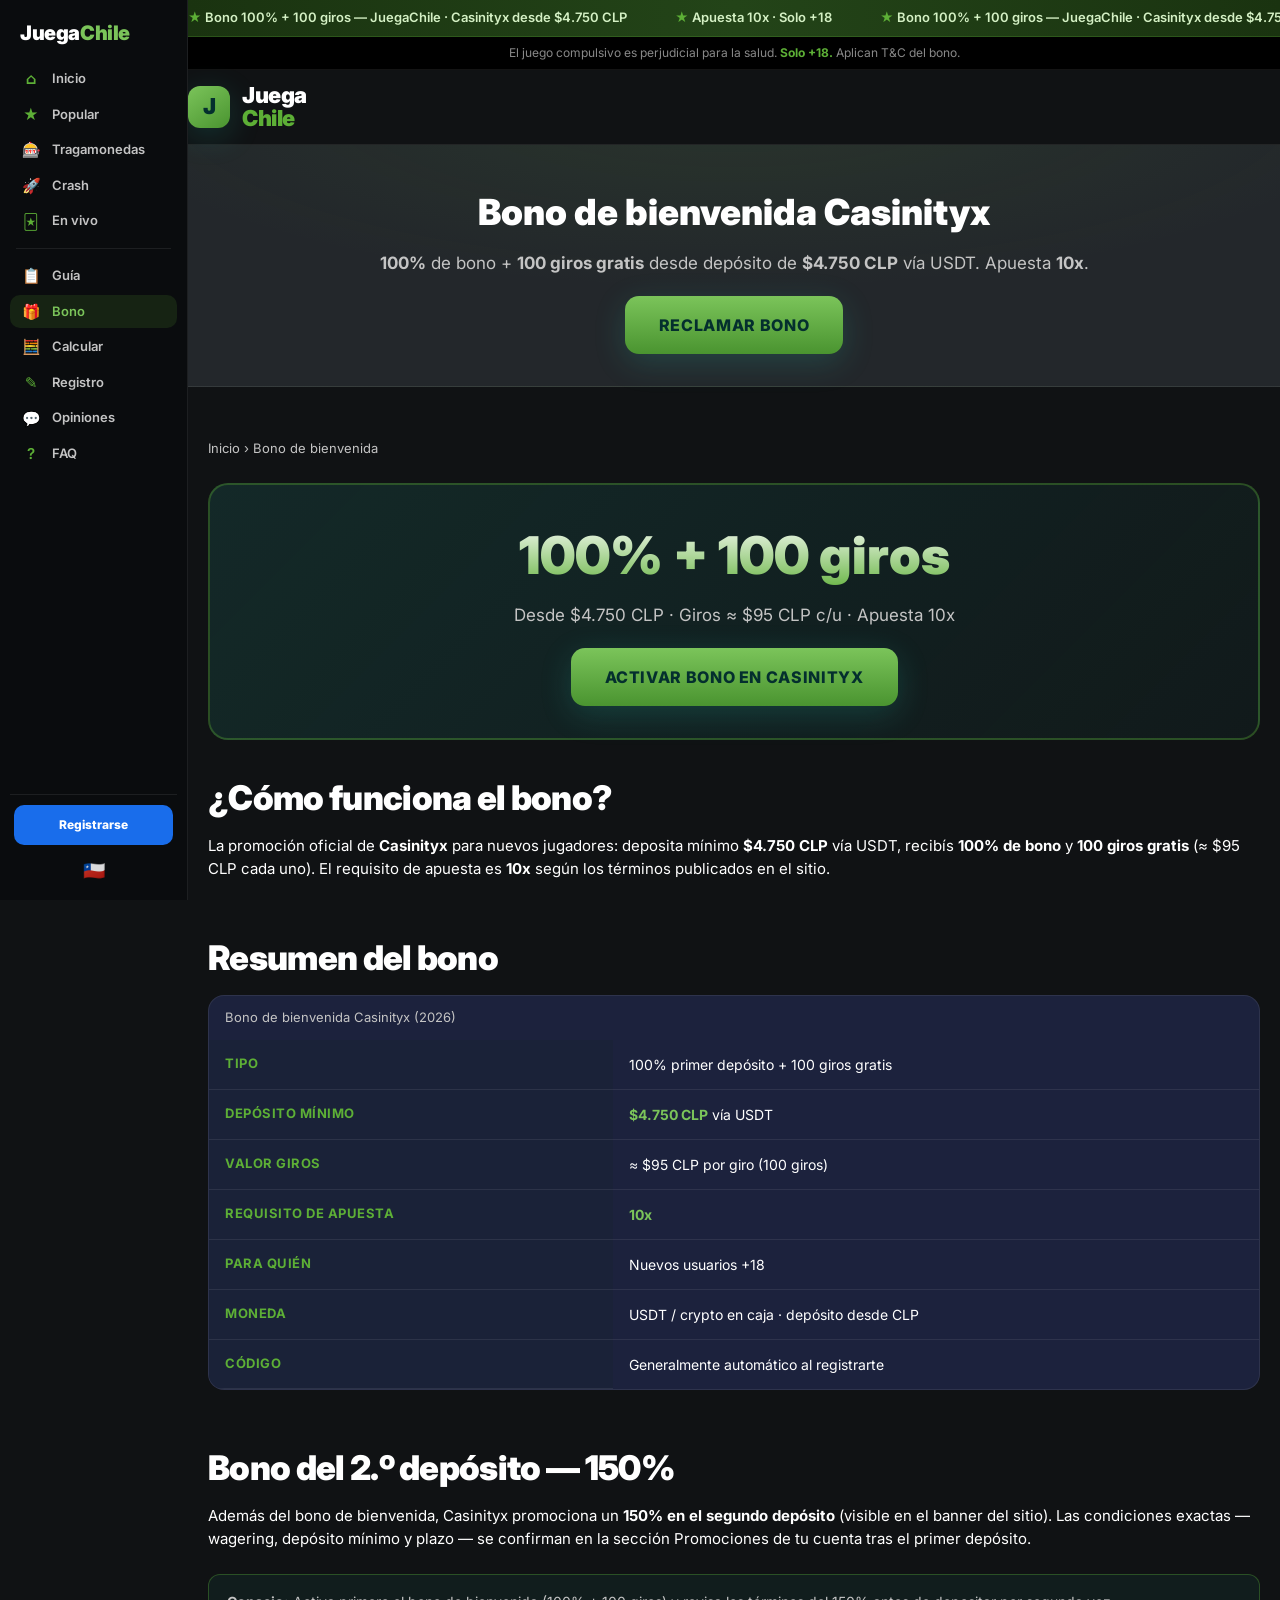
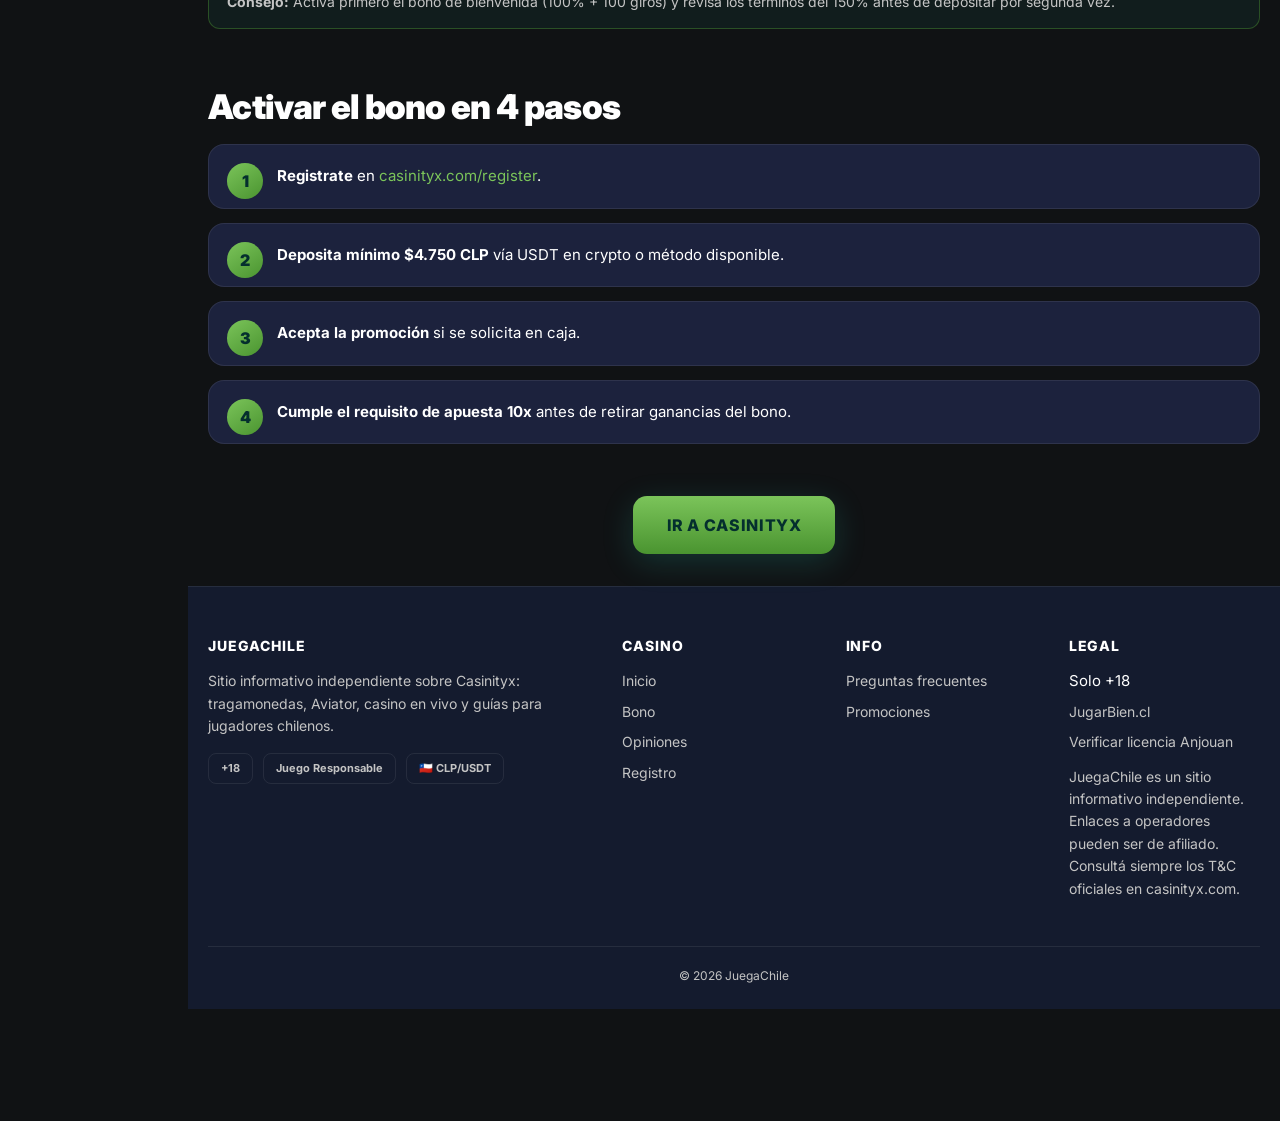
<file: bono.html>
<!DOCTYPE html>
<html lang="es-CL">
<head>
<meta charset="UTF-8">
<meta name="viewport" content="width=device-width, initial-scale=1, viewport-fit=cover">
<title>Bono Casinityx 2026 — 100% + 100 Giros desde $4.750 CLP | JuegaChile</title>
<meta name="description" content="Bono de bienvenida Casinityx para Chile: 100% sobre depósito desde $4.750 CLP + 100 giros gratis con apuesta 10x. Guía JuegaChile.">
<meta name="robots" content="index, follow, max-image-preview:large">
<link rel="canonical" href="https://www.juegachile.com/bono.html">
<link rel="alternate" hreflang="es-CL" href="https://www.juegachile.com/bono.html">
<link rel="alternate" hreflang="x-default" href="https://www.juegachile.com/bono.html">
<link rel="icon" href="favicon.svg" type="image/svg+xml">
<link rel="manifest" href="site.webmanifest">
<meta property="og:type" content="article">
<meta property="og:locale" content="es_CL">
<meta property="og:site_name" content="JuegaChile">
<meta property="og:url" content="https://www.juegachile.com/bono.html">
<meta property="og:title" content="Bono Casinityx 2026 — 100% + 100 Giros">
<meta property="og:description" content="Activa el bono de bienvenida de Casinityx desde $4.750 CLP para jugadores de Chile.">
<meta property="og:image" content="https://www.juegachile.com/assets/img/promo-welcome.jpg">
<meta name="twitter:card" content="summary">
<meta name="twitter:title" content="Bono Casinityx 2026 — JuegaChile">
<meta name="twitter:description" content="100% + 100 giros desde $4.750 CLP, apuesta 10x.">
<meta name="theme-color" content="#101214">
<link rel="preconnect" href="https://fonts.googleapis.com">
<link rel="preconnect" href="https://fonts.gstatic.com" crossorigin>
<link href="https://fonts.googleapis.com/css2?family=Inter:wght@400;600;700;800;900&display=swap" rel="stylesheet">
<link rel="stylesheet" href="casinityx.css?v=22">
<link rel="stylesheet" href="styles.css?v=8">
<script type="application/ld+json">
{
  "@context": "https://schema.org",
  "@graph": [
    {
      "@type": "WebPage",
      "name": "Bono de bienvenida Casinityx Chile",
      "url": "https://www.juegachile.com/bono.html",
      "inLanguage": "es-CL",
      "publisher": { "@type": "Organization", "name": "JuegaChile", "url": "https://www.juegachile.com" }
    },
    {
      "@type": "BreadcrumbList",
      "itemListElement": [
        { "@type": "ListItem", "position": 1, "name": "Inicio", "item": "https://www.juegachile.com/" },
        { "@type": "ListItem", "position": 2, "name": "Bono de bienvenida", "item": "https://www.juegachile.com/bono.html" }
      ]
    }
  ]
}
</script>
</head>
<body class="has-mobile-nav has-sticky-cta has-sidebar">

<aside class="cx-sidebar" aria-label="Navegación del sitio">
  <a class="cx-sidebar-brand" href="index.html"><span class="logo-text">Juega<span class="k">Chile</span></span></a>
  <nav class="side-nav" aria-label="Secciones">
    <a href="index.html#inicio" class="side-link"><span class="side-ico">⌂</span><span class="side-lbl">Inicio</span></a>
    <a href="index.html#juegos" class="side-link"><span class="side-ico">★</span><span class="side-lbl">Popular</span></a>
    <a href="index.html#slots" class="side-link"><span class="side-ico">🎰</span><span class="side-lbl">Tragamonedas</span></a>
    <a href="index.html#crash-game" class="side-link"><span class="side-ico">🚀</span><span class="side-lbl">Crash</span></a>
    <a href="index.html#live-casino" class="side-link"><span class="side-ico">🃏</span><span class="side-lbl">En vivo</span></a>
    <span class="side-divider" aria-hidden="true"></span>
    <a href="index.html#casino" class="side-link"><span class="side-ico">📋</span><span class="side-lbl">Guía</span></a>
    <a href="bono.html" class="side-link"><span class="side-ico">🎁</span><span class="side-lbl">Bono</span></a>
    <a href="index.html#calculadora-bono" class="side-link"><span class="side-ico">🧮</span><span class="side-lbl">Calcular</span></a>
    <a href="registro.html" class="side-link"><span class="side-ico">✎</span><span class="side-lbl">Registro</span></a>
    <a href="opiniones.html" class="side-link"><span class="side-ico">💬</span><span class="side-lbl">Opiniones</span></a>
    <a href="preguntas-frecuentes.html" class="side-link"><span class="side-ico">?</span><span class="side-lbl">FAQ</span></a>
  </nav>
  <div class="side-cta-wrap">
    <a class="side-cta" href="https://casinityx.com/register" data-offer="register" target="_blank" rel="noopener noreferrer sponsored">Registrarse</a>
  </div>
  <div class="side-flag-row" title="Chile">🇨🇱</div>
</aside>
<div class="subpage-main">

<div class="promo-ticker" aria-hidden="true">
  <div class="track">
    <span>Bono 100% + 100 giros — JuegaChile · Casinityx desde $4.750 CLP</span>
    <span>Apuesta 10x · Solo +18</span>
    <span>Bono 100% + 100 giros — JuegaChile · Casinityx desde $4.750 CLP</span>
    <span>Apuesta 10x · Solo +18</span>
  </div>
</div>

<div class="age-bar">El juego compulsivo es perjudicial para la salud. <strong>Solo +18.</strong> Aplican T&amp;C del bono.</div>

<header class="site">
  <div class="container nav">
    <a class="brand" href="index.html"><span class="logo">J</span><span class="logo-text">Juega<span class="k">Chile</span></span></a>
  </div>
</header>

<section class="page-hero">
  <div class="container">
    <h1>Bono de bienvenida Casinityx</h1>
    <p class="lead"><strong>100%</strong> de bono + <strong>100 giros gratis</strong> desde depósito de <strong>$4.750 CLP</strong> vía USDT. Apuesta <strong>10x</strong>.</p>
    <div class="cta-row" style="justify-content:center;margin-top:20px">
      <a class="btn btn-gold btn-lg" href="https://casinityx.com/register" data-offer="register" target="_blank" rel="noopener noreferrer sponsored">Reclamar bono</a>
    </div>
  </div>
</section>

<main class="container">

  <nav class="breadcrumb" aria-label="Ruta"><a href="index.html">Inicio</a> › <span>Bono de bienvenida</span></nav>

  <div class="bonus-highlight">
    <p class="amount">100% + 100 giros</p>
    <p class="sub">Desde $4.750 CLP · Giros ≈ $95 CLP c/u · Apuesta 10x</p>
    <a class="btn btn-gold btn-lg" href="https://casinityx.com/register" data-offer="register" target="_blank" rel="noopener noreferrer sponsored">Activar bono en Casinityx</a>
  </div>

  <section>
    <h2 class="page-title">¿Cómo funciona el bono?</h2>
    <p>La promoción oficial de <strong>Casinityx</strong> para nuevos jugadores: deposita mínimo <strong>$4.750 CLP</strong> vía USDT, recibís <strong>100% de bono</strong> y <strong>100 giros gratis</strong> (≈ $95 CLP cada uno). El requisito de apuesta es <strong>10x</strong> según los términos publicados en el sitio.</p>
  </section>

  <section>
    <h2 class="page-title">Resumen del bono</h2>
    <div class="table-wrap">
      <table>
        <caption>Bono de bienvenida Casinityx (2026)</caption>
        <tbody>
          <tr><th>Tipo</th><td>100% primer depósito + 100 giros gratis</td></tr>
          <tr><th>Depósito mínimo</th><td><strong>$4.750 CLP</strong> vía USDT</td></tr>
          <tr><th>Valor giros</th><td>≈ $95 CLP por giro (100 giros)</td></tr>
          <tr><th>Requisito de apuesta</th><td><strong>10x</strong></td></tr>
          <tr><th>Para quién</th><td>Nuevos usuarios +18</td></tr>
          <tr><th>Moneda</th><td>USDT / crypto en caja · depósito desde CLP</td></tr>
          <tr><th>Código</th><td>Generalmente automático al registrarte</td></tr>
        </tbody>
      </table>
    </div>
  </section>

  <section>
    <h2 class="page-title">Bono del 2.º depósito — 150%</h2>
    <p>Además del bono de bienvenida, Casinityx promociona un <strong>150% en el segundo depósito</strong> (visible en el banner del sitio). Las condiciones exactas — wagering, depósito mínimo y plazo — se confirman en la sección Promociones de tu cuenta tras el primer depósito.</p>
    <div class="notice"><strong>Consejo:</strong> Activa primero el bono de bienvenida (100% + 100 giros) y revisa los términos del 150% antes de depositar por segunda vez.</div>
  </section>

  <section>
    <h2 class="page-title">Activar el bono en 4 pasos</h2>
    <ol class="steps">
      <li><strong>Registrate</strong> en <a href="registro.html">casinityx.com/register</a>.</li>
      <li><strong>Deposita mínimo $4.750 CLP</strong> vía USDT en crypto o método disponible.</li>
      <li><strong>Acepta la promoción</strong> si se solicita en caja.</li>
      <li><strong>Cumple el requisito de apuesta 10x</strong> antes de retirar ganancias del bono.</li>
    </ol>
  </section>

  <div class="cta-row" style="justify-content:center;margin:32px 0">
    <a class="btn btn-gold btn-lg" href="https://casinityx.com/register" data-offer="register" target="_blank" rel="noopener noreferrer sponsored">Ir a Casinityx</a>
  </div>

</main>

<footer class="site">
  <div class="container">
    <div class="cols">
      <div>
        <h4>JuegaChile</h4>
        <p>Sitio informativo independiente sobre Casinityx: tragamonedas, Aviator, casino en vivo y guías para jugadores chilenos.</p>
        <div class="reg-logos"><span>+18</span><span>Juego Responsable</span><span>🇨🇱 CLP/USDT</span></div>
      </div>
      <div>
        <h4>Casino</h4>
        <ul>
          <li><a href="index.html">Inicio</a></li>
          <li><a href="bono.html">Bono</a></li>
          <li><a href="opiniones.html">Opiniones</a></li>
          <li><a href="registro.html">Registro</a></li>
        </ul>
      </div>
      <div>
        <h4>Info</h4>
        <ul>
          <li><a href="preguntas-frecuentes.html">Preguntas frecuentes</a></li>
          <li><a href="bono.html">Promociones</a></li>
        </ul>
      </div>
      <div>
        <h4>Legal</h4>
        <ul>
          <li>Solo +18</li>
          <li><a href="https://www.jugarbien.cl/" target="_blank" rel="nofollow noopener noreferrer">JugarBien.cl</a></li>
          <li><a href="https://anjouangaming.com/public-register/" target="_blank" rel="nofollow noopener noreferrer">Verificar licencia Anjouan</a></li>
        </ul>
        <p class="trust-outbound">JuegaChile es un sitio informativo independiente. Enlaces a operadores pueden ser de afiliado. Consultá siempre los T&amp;C oficiales en <a href="https://casinityx.com/" data-offer="home" target="_blank" rel="noopener noreferrer sponsored">casinityx.com</a>.</p>
      </div>
    </div>
    <div class="copyright">© 2026 JuegaChile</div>
  </div>
</footer>

</div>

<nav class="mobile-nav" aria-label="Menú principal">
  <a href="index.html" class="mobile-nav-link"><svg viewBox="0 0 24 24" aria-hidden="true"><path d="M10 20v-6h4v6h5v-8h3L12 3 2 12h3v8z"/></svg><span>Inicio</span></a>
  <a href="bono.html" class="mobile-nav-link" aria-current="page"><svg viewBox="0 0 24 24" aria-hidden="true"><path d="M20 6h-2.18c.11-.31.18-.65.18-1 0-1.66-1.34-3-3-3-1.05 0-1.96.54-2.5 1.35l-.5.67-.5-.68C10.96 2.54 10.05 2 9 2 7.34 2 6 3.34 6 5c0 .35.07.69.18 1H4c-1.11 0-1.99.89-1.99 2L2 19c0 1.11.89 2 2 2h16c1.11 0 2-.89 2-2V8c0-1.11-.89-2-2-2z"/></svg><span>Bono</span></a>
  <a href="registro.html" class="mobile-nav-link"><svg viewBox="0 0 24 24" aria-hidden="true"><path d="M12 12c2.21 0 4-1.79 4-4s-1.79-4-4-4-4 1.79-4 4 1.79 4 4 4zm0 2c-2.67 0-8 1.34-8 4v2h16v-2c0-2.66-5.33-4-8-4z"/></svg><span>Registro</span></a>
  <a href="opiniones.html" class="mobile-nav-link"><svg viewBox="0 0 24 24" aria-hidden="true"><path d="M12 17.27L18.18 21l-1.64-7.03L22 9.24l-7.19-.61L12 2 9.19 8.63 2 9.24l5.46 4.73L5.82 21z"/></svg><span>Opiniones</span></a>
  <a href="preguntas-frecuentes.html" class="mobile-nav-link"><svg viewBox="0 0 24 24" aria-hidden="true"><path d="M11 18h2v-2h-2v2zm1-16C6.48 2 2 6.48 2 12s4.48 10 10 10 10-4.48 10-10S17.52 2 12 2zm0 18c-4.41 0-8-3.59-8-8s3.59-8 8-8 8 3.59 8 8-3.59 8-8 8zm0-14c-2.21 0-4 1.79-4 4h2c0-1.1.9-2 2-2s2 .9 2 2c0 2-3 1.75-3 5h2c0-2.25 3-2.5 3-5 0-2.21-1.79-4-4-4z"/></svg><span>Preguntas</span></a>
</nav>

<div class="sticky-cta">
  <a class="btn btn-gold" href="https://casinityx.com/register" data-offer="register" target="_blank" rel="noopener noreferrer sponsored">Reclamar bono</a>
</div>

<script src="js/sidebar-subpage.js"></script>
<script src="js/offer-links.js"></script>
</body>
</html>
</file>
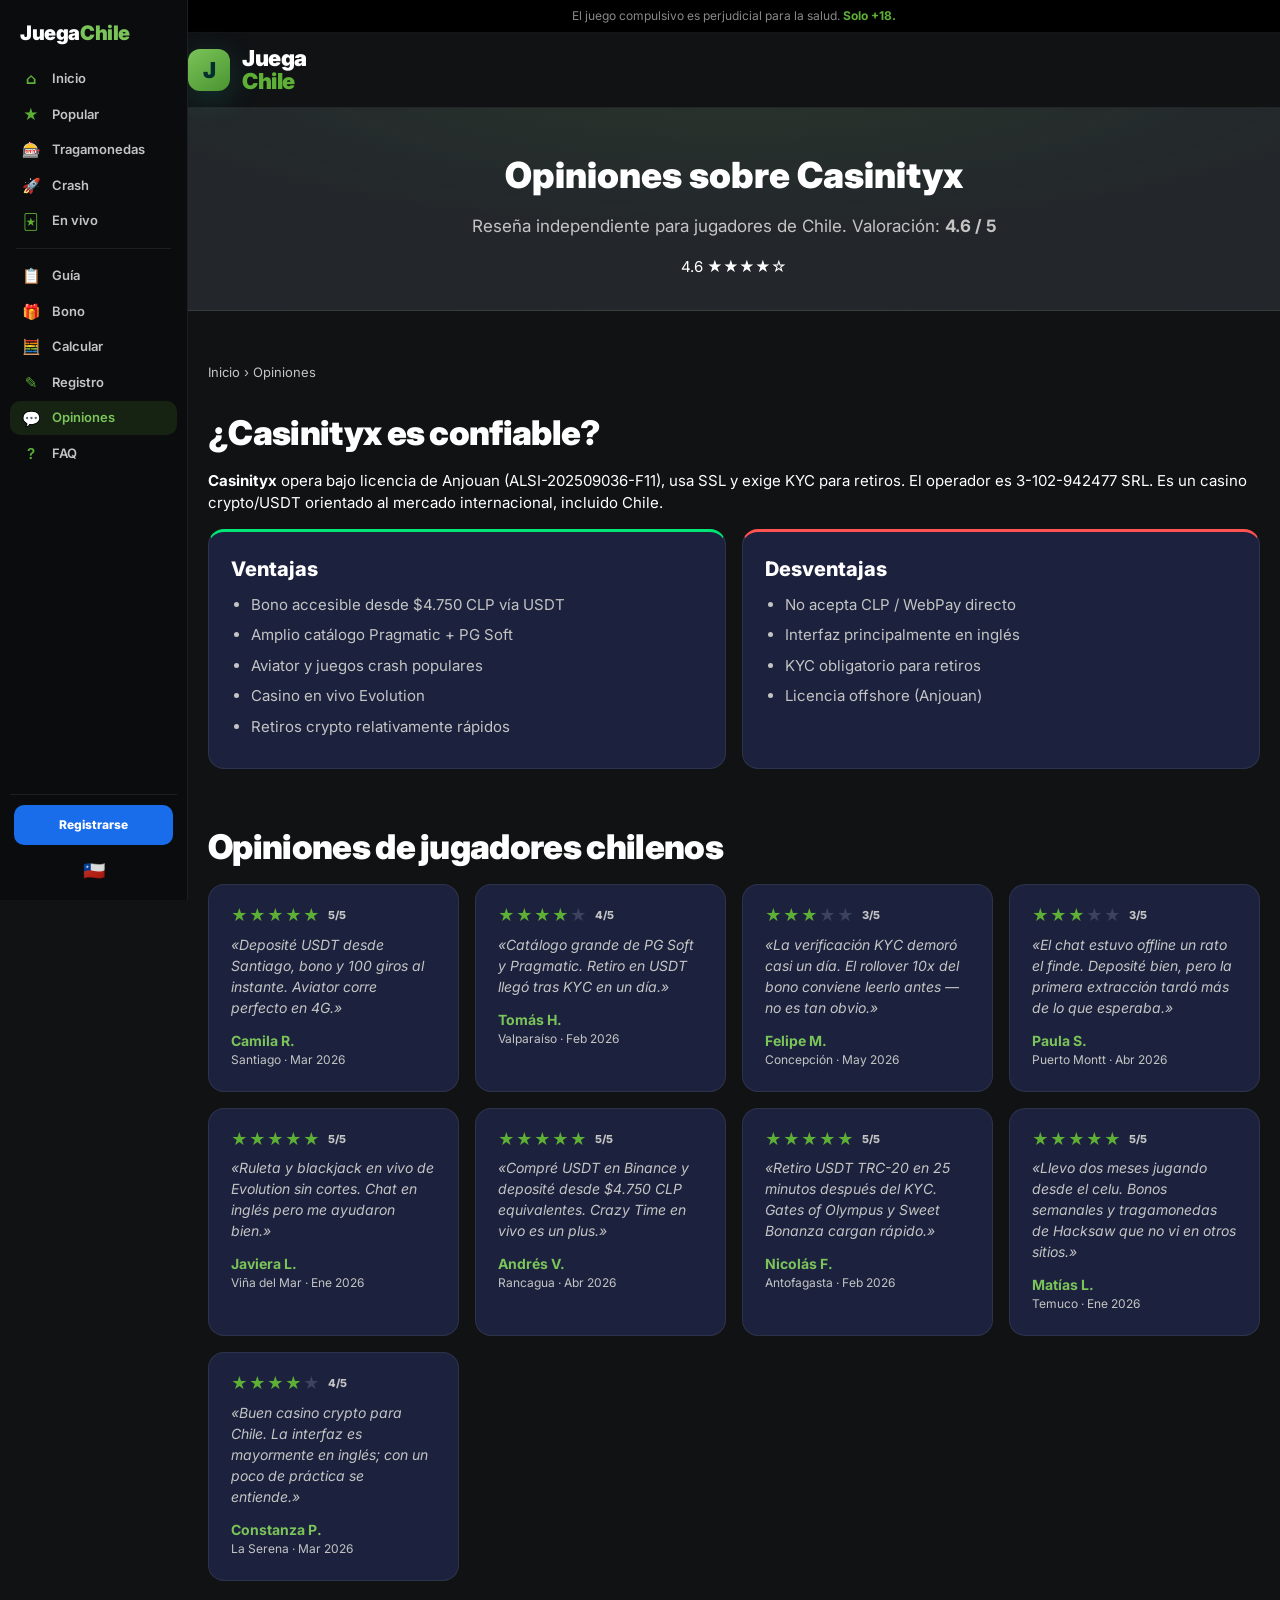
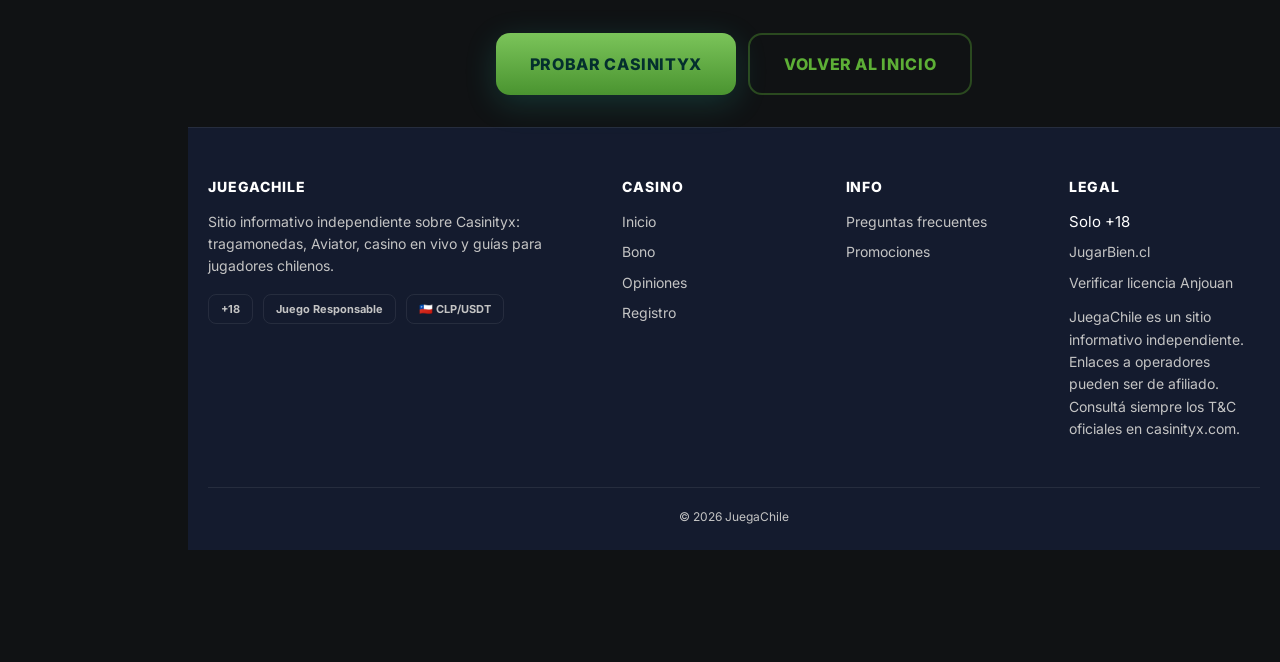
<file: opiniones.html>
<!DOCTYPE html>
<html lang="es-CL">
<head>
<meta charset="UTF-8">
<meta name="viewport" content="width=device-width, initial-scale=1, viewport-fit=cover">
<title>Opiniones Casinityx 2026 — ¿Es confiable? | JuegaChile</title>
<meta name="description" content="Opiniones JuegaChile sobre Casinityx en Chile: retiros crypto, KYC, Aviator, tragamonedas y casino en vivo. Reseña 4.6/5.">
<meta name="robots" content="index, follow, max-image-preview:large">
<link rel="canonical" href="https://www.juegachile.com/opiniones.html">
<link rel="alternate" hreflang="es-CL" href="https://www.juegachile.com/opiniones.html">
<link rel="alternate" hreflang="x-default" href="https://www.juegachile.com/opiniones.html">
<link rel="icon" href="favicon.svg" type="image/svg+xml">
<link rel="manifest" href="site.webmanifest">
<meta property="og:type" content="article">
<meta property="og:locale" content="es_CL">
<meta property="og:site_name" content="JuegaChile">
<meta property="og:url" content="https://www.juegachile.com/opiniones.html">
<meta property="og:title" content="Opiniones Casinityx Chile 2026">
<meta property="og:description" content="¿Casinityx es confiable? Reseña 4.6/5 para jugadores chilenos.">
<meta property="og:image" content="https://www.juegachile.com/assets/img/promo-welcome.jpg">
<meta name="twitter:card" content="summary">
<meta name="twitter:title" content="Opiniones Casinityx — JuegaChile">
<meta name="theme-color" content="#101214">
<link rel="preconnect" href="https://fonts.googleapis.com">
<link rel="preconnect" href="https://fonts.gstatic.com" crossorigin>
<link href="https://fonts.googleapis.com/css2?family=Inter:wght@400;600;700;800;900&display=swap" rel="stylesheet">
<link rel="stylesheet" href="casinityx.css?v=22">
<link rel="stylesheet" href="styles.css?v=8">
<script type="application/ld+json">
{
  "@context": "https://schema.org",
  "@graph": [
    {
      "@type": "WebPage",
      "name": "Opiniones Casinityx Chile",
      "url": "https://www.juegachile.com/opiniones.html",
      "inLanguage": "es-CL",
      "aggregateRating": {
        "@type": "AggregateRating",
        "ratingValue": "4.6",
        "bestRating": "5",
        "ratingCount": "8"
      },
      "publisher": { "@type": "Organization", "name": "JuegaChile", "url": "https://www.juegachile.com" }
    },
    {
      "@type": "BreadcrumbList",
      "itemListElement": [
        { "@type": "ListItem", "position": 1, "name": "Inicio", "item": "https://www.juegachile.com/" },
        { "@type": "ListItem", "position": 2, "name": "Opiniones", "item": "https://www.juegachile.com/opiniones.html" }
      ]
    }
  ]
}
</script>
</head>
<body class="has-mobile-nav has-sticky-cta has-sidebar">

<aside class="cx-sidebar" aria-label="Navegación del sitio">
  <a class="cx-sidebar-brand" href="index.html"><span class="logo-text">Juega<span class="k">Chile</span></span></a>
  <nav class="side-nav" aria-label="Secciones">
    <a href="index.html#inicio" class="side-link"><span class="side-ico">⌂</span><span class="side-lbl">Inicio</span></a>
    <a href="index.html#juegos" class="side-link"><span class="side-ico">★</span><span class="side-lbl">Popular</span></a>
    <a href="index.html#slots" class="side-link"><span class="side-ico">🎰</span><span class="side-lbl">Tragamonedas</span></a>
    <a href="index.html#crash-game" class="side-link"><span class="side-ico">🚀</span><span class="side-lbl">Crash</span></a>
    <a href="index.html#live-casino" class="side-link"><span class="side-ico">🃏</span><span class="side-lbl">En vivo</span></a>
    <span class="side-divider" aria-hidden="true"></span>
    <a href="index.html#casino" class="side-link"><span class="side-ico">📋</span><span class="side-lbl">Guía</span></a>
    <a href="bono.html" class="side-link"><span class="side-ico">🎁</span><span class="side-lbl">Bono</span></a>
    <a href="index.html#calculadora-bono" class="side-link"><span class="side-ico">🧮</span><span class="side-lbl">Calcular</span></a>
    <a href="registro.html" class="side-link"><span class="side-ico">✎</span><span class="side-lbl">Registro</span></a>
    <a href="opiniones.html" class="side-link"><span class="side-ico">💬</span><span class="side-lbl">Opiniones</span></a>
    <a href="preguntas-frecuentes.html" class="side-link"><span class="side-ico">?</span><span class="side-lbl">FAQ</span></a>
  </nav>
  <div class="side-cta-wrap">
    <a class="side-cta" href="https://casinityx.com/register" data-offer="register" target="_blank" rel="noopener noreferrer sponsored">Registrarse</a>
  </div>
  <div class="side-flag-row" title="Chile">🇨🇱</div>
</aside>
<div class="subpage-main">

<div class="age-bar">El juego compulsivo es perjudicial para la salud. <strong>Solo +18.</strong></div>

<header class="site">
  <div class="container nav">
    <a class="brand" href="index.html"><span class="logo">J</span><span class="logo-text">Juega<span class="k">Chile</span></span></a>
  </div>
</header>

<section class="page-hero">
  <div class="container">
    <h1>Opiniones sobre Casinityx</h1>
    <p class="lead">Reseña independiente para jugadores de Chile. Valoración: <strong>4.6 / 5</strong></p>
    <div class="rating" style="justify-content:center;margin-top:16px">
      <span class="score">4.6</span>
      <span class="stars">★★★★☆</span>
    </div>
  </div>
</section>

<main class="container">

  <nav class="breadcrumb" aria-label="Ruta"><a href="index.html">Inicio</a> › <span>Opiniones</span></nav>

  <section>
    <h2 class="page-title">¿Casinityx es confiable?</h2>
    <p><strong>Casinityx</strong> opera bajo licencia de Anjouan (ALSI-202509036-F11), usa SSL y exige KYC para retiros. El operador es 3-102-942477 SRL. Es un casino crypto/USDT orientado al mercado internacional, incluido Chile.</p>
    <div class="grid-2">
      <div class="card pros">
        <h3>Ventajas</h3>
        <ul>
          <li>Bono accesible desde $4.750 CLP vía USDT</li>
          <li>Amplio catálogo Pragmatic + PG Soft</li>
          <li>Aviator y juegos crash populares</li>
          <li>Casino en vivo Evolution</li>
          <li>Retiros crypto relativamente rápidos</li>
        </ul>
      </div>
      <div class="card cons">
        <h3>Desventajas</h3>
        <ul>
          <li>No acepta CLP / WebPay directo</li>
          <li>Interfaz principalmente en inglés</li>
          <li>KYC obligatorio para retiros</li>
          <li>Licencia offshore (Anjouan)</li>
        </ul>
      </div>
    </div>
  </section>

  <section>
    <h2 class="page-title">Opiniones de jugadores chilenos</h2>
    <div class="reviews-grid">
      <div class="review-card"><div class="review-stars-row"><div class="star-rating" aria-label="5 de 5"><span class="on">★</span><span class="on">★</span><span class="on">★</span><span class="on">★</span><span class="on">★</span></div><span class="rating-num">5/5</span></div><p>«Deposité USDT desde Santiago, bono y 100 giros al instante. Aviator corre perfecto en 4G.»</p><div class="author">Camila R.</div><div class="meta">Santiago · Mar 2026</div></div>
      <div class="review-card"><div class="review-stars-row"><div class="star-rating" aria-label="4 de 5"><span class="on">★</span><span class="on">★</span><span class="on">★</span><span class="on">★</span><span class="off">★</span></div><span class="rating-num">4/5</span></div><p>«Catálogo grande de PG Soft y Pragmatic. Retiro en USDT llegó tras KYC en un día.»</p><div class="author">Tomás H.</div><div class="meta">Valparaíso · Feb 2026</div></div>
      <div class="review-card"><div class="review-stars-row"><div class="star-rating" aria-label="3 de 5"><span class="on">★</span><span class="on">★</span><span class="on">★</span><span class="off">★</span><span class="off">★</span></div><span class="rating-num">3/5</span></div><p>«La verificación KYC demoró casi un día. El rollover 10x del bono conviene leerlo antes — no es tan obvio.»</p><div class="author">Felipe M.</div><div class="meta">Concepción · May 2026</div></div>
      <div class="review-card"><div class="review-stars-row"><div class="star-rating" aria-label="3 de 5"><span class="on">★</span><span class="on">★</span><span class="on">★</span><span class="off">★</span><span class="off">★</span></div><span class="rating-num">3/5</span></div><p>«El chat estuvo offline un rato el finde. Deposité bien, pero la primera extracción tardó más de lo que esperaba.»</p><div class="author">Paula S.</div><div class="meta">Puerto Montt · Abr 2026</div></div>
      <div class="review-card"><div class="review-stars-row"><div class="star-rating" aria-label="5 de 5"><span class="on">★</span><span class="on">★</span><span class="on">★</span><span class="on">★</span><span class="on">★</span></div><span class="rating-num">5/5</span></div><p>«Ruleta y blackjack en vivo de Evolution sin cortes. Chat en inglés pero me ayudaron bien.»</p><div class="author">Javiera L.</div><div class="meta">Viña del Mar · Ene 2026</div></div>
      <div class="review-card"><div class="review-stars-row"><div class="star-rating" aria-label="5 de 5"><span class="on">★</span><span class="on">★</span><span class="on">★</span><span class="on">★</span><span class="on">★</span></div><span class="rating-num">5/5</span></div><p>«Compré USDT en Binance y deposité desde $4.750 CLP equivalentes. Crazy Time en vivo es un plus.»</p><div class="author">Andrés V.</div><div class="meta">Rancagua · Abr 2026</div></div>
      <div class="review-card"><div class="review-stars-row"><div class="star-rating" aria-label="5 de 5"><span class="on">★</span><span class="on">★</span><span class="on">★</span><span class="on">★</span><span class="on">★</span></div><span class="rating-num">5/5</span></div><p>«Retiro USDT TRC-20 en 25 minutos después del KYC. Gates of Olympus y Sweet Bonanza cargan rápido.»</p><div class="author">Nicolás F.</div><div class="meta">Antofagasta · Feb 2026</div></div>
      <div class="review-card"><div class="review-stars-row"><div class="star-rating" aria-label="5 de 5"><span class="on">★</span><span class="on">★</span><span class="on">★</span><span class="on">★</span><span class="on">★</span></div><span class="rating-num">5/5</span></div><p>«Llevo dos meses jugando desde el celu. Bonos semanales y tragamonedas de Hacksaw que no vi en otros sitios.»</p><div class="author">Matías L.</div><div class="meta">Temuco · Ene 2026</div></div>
      <div class="review-card"><div class="review-stars-row"><div class="star-rating" aria-label="4 de 5"><span class="on">★</span><span class="on">★</span><span class="on">★</span><span class="on">★</span><span class="off">★</span></div><span class="rating-num">4/5</span></div><p>«Buen casino crypto para Chile. La interfaz es mayormente en inglés; con un poco de práctica se entiende.»</p><div class="author">Constanza P.</div><div class="meta">La Serena · Mar 2026</div></div>
    </div>
  </section>

  <div class="cta-row" style="justify-content:center;margin:32px 0">
    <a class="btn btn-gold btn-lg" href="https://casinityx.com/register" data-offer="register" target="_blank" rel="noopener noreferrer sponsored">Probar Casinityx</a>
    <a class="btn btn-outline btn-lg" href="index.html">Volver al inicio</a>
  </div>

</main>

<footer class="site">
  <div class="container">
    <div class="cols">
      <div>
        <h4>JuegaChile</h4>
        <p>Sitio informativo independiente sobre Casinityx: tragamonedas, Aviator, casino en vivo y guías para jugadores chilenos.</p>
        <div class="reg-logos"><span>+18</span><span>Juego Responsable</span><span>🇨🇱 CLP/USDT</span></div>
      </div>
      <div>
        <h4>Casino</h4>
        <ul>
          <li><a href="index.html">Inicio</a></li>
          <li><a href="bono.html">Bono</a></li>
          <li><a href="opiniones.html">Opiniones</a></li>
          <li><a href="registro.html">Registro</a></li>
        </ul>
      </div>
      <div>
        <h4>Info</h4>
        <ul>
          <li><a href="preguntas-frecuentes.html">Preguntas frecuentes</a></li>
          <li><a href="bono.html">Promociones</a></li>
        </ul>
      </div>
      <div>
        <h4>Legal</h4>
        <ul>
          <li>Solo +18</li>
          <li><a href="https://www.jugarbien.cl/" target="_blank" rel="nofollow noopener noreferrer">JugarBien.cl</a></li>
          <li><a href="https://anjouangaming.com/public-register/" target="_blank" rel="nofollow noopener noreferrer">Verificar licencia Anjouan</a></li>
        </ul>
        <p class="trust-outbound">JuegaChile es un sitio informativo independiente. Enlaces a operadores pueden ser de afiliado. Consultá siempre los T&amp;C oficiales en <a href="https://casinityx.com/" data-offer="home" target="_blank" rel="noopener noreferrer sponsored">casinityx.com</a>.</p>
      </div>
    </div>
    <div class="copyright">© 2026 JuegaChile</div>
  </div>
</footer>

</div>

<nav class="mobile-nav" aria-label="Menú principal">
  <a href="index.html" class="mobile-nav-link"><svg viewBox="0 0 24 24" aria-hidden="true"><path d="M10 20v-6h4v6h5v-8h3L12 3 2 12h3v8z"/></svg><span>Inicio</span></a>
  <a href="bono.html" class="mobile-nav-link"><svg viewBox="0 0 24 24" aria-hidden="true"><path d="M20 6h-2.18c.11-.31.18-.65.18-1 0-1.66-1.34-3-3-3-1.05 0-1.96.54-2.5 1.35l-.5.67-.5-.68C10.96 2.54 10.05 2 9 2 7.34 2 6 3.34 6 5c0 .35.07.69.18 1H4c-1.11 0-1.99.89-1.99 2L2 19c0 1.11.89 2 2 2h16c1.11 0 2-.89 2-2V8c0-1.11-.89-2-2-2z"/></svg><span>Bono</span></a>
  <a href="registro.html" class="mobile-nav-link"><svg viewBox="0 0 24 24" aria-hidden="true"><path d="M12 12c2.21 0 4-1.79 4-4s-1.79-4-4-4-4 1.79-4 4 1.79 4 4 4zm0 2c-2.67 0-8 1.34-8 4v2h16v-2c0-2.66-5.33-4-8-4z"/></svg><span>Registro</span></a>
  <a href="opiniones.html" class="mobile-nav-link" aria-current="page"><svg viewBox="0 0 24 24" aria-hidden="true"><path d="M12 17.27L18.18 21l-1.64-7.03L22 9.24l-7.19-.61L12 2 9.19 8.63 2 9.24l5.46 4.73L5.82 21z"/></svg><span>Opiniones</span></a>
  <a href="preguntas-frecuentes.html" class="mobile-nav-link"><svg viewBox="0 0 24 24" aria-hidden="true"><path d="M11 18h2v-2h-2v2zm1-16C6.48 2 2 6.48 2 12s4.48 10 10 10 10-4.48 10-10S17.52 2 12 2zm0 18c-4.41 0-8-3.59-8-8s3.59-8 8-8 8 3.59 8 8-3.59 8-8 8zm0-14c-2.21 0-4 1.79-4 4h2c0-1.1.9-2 2-2s2 .9 2 2c0 2-3 1.75-3 5h2c0-2.25 3-2.5 3-5 0-2.21-1.79-4-4-4z"/></svg><span>Preguntas</span></a>
</nav>

<div class="sticky-cta">
  <a class="btn btn-gold" href="https://casinityx.com/register" data-offer="register" target="_blank" rel="noopener noreferrer sponsored">Probar Casinityx</a>
</div>

<script src="js/sidebar-subpage.js"></script>
<script src="js/offer-links.js"></script>
</body>
</html>
</file>
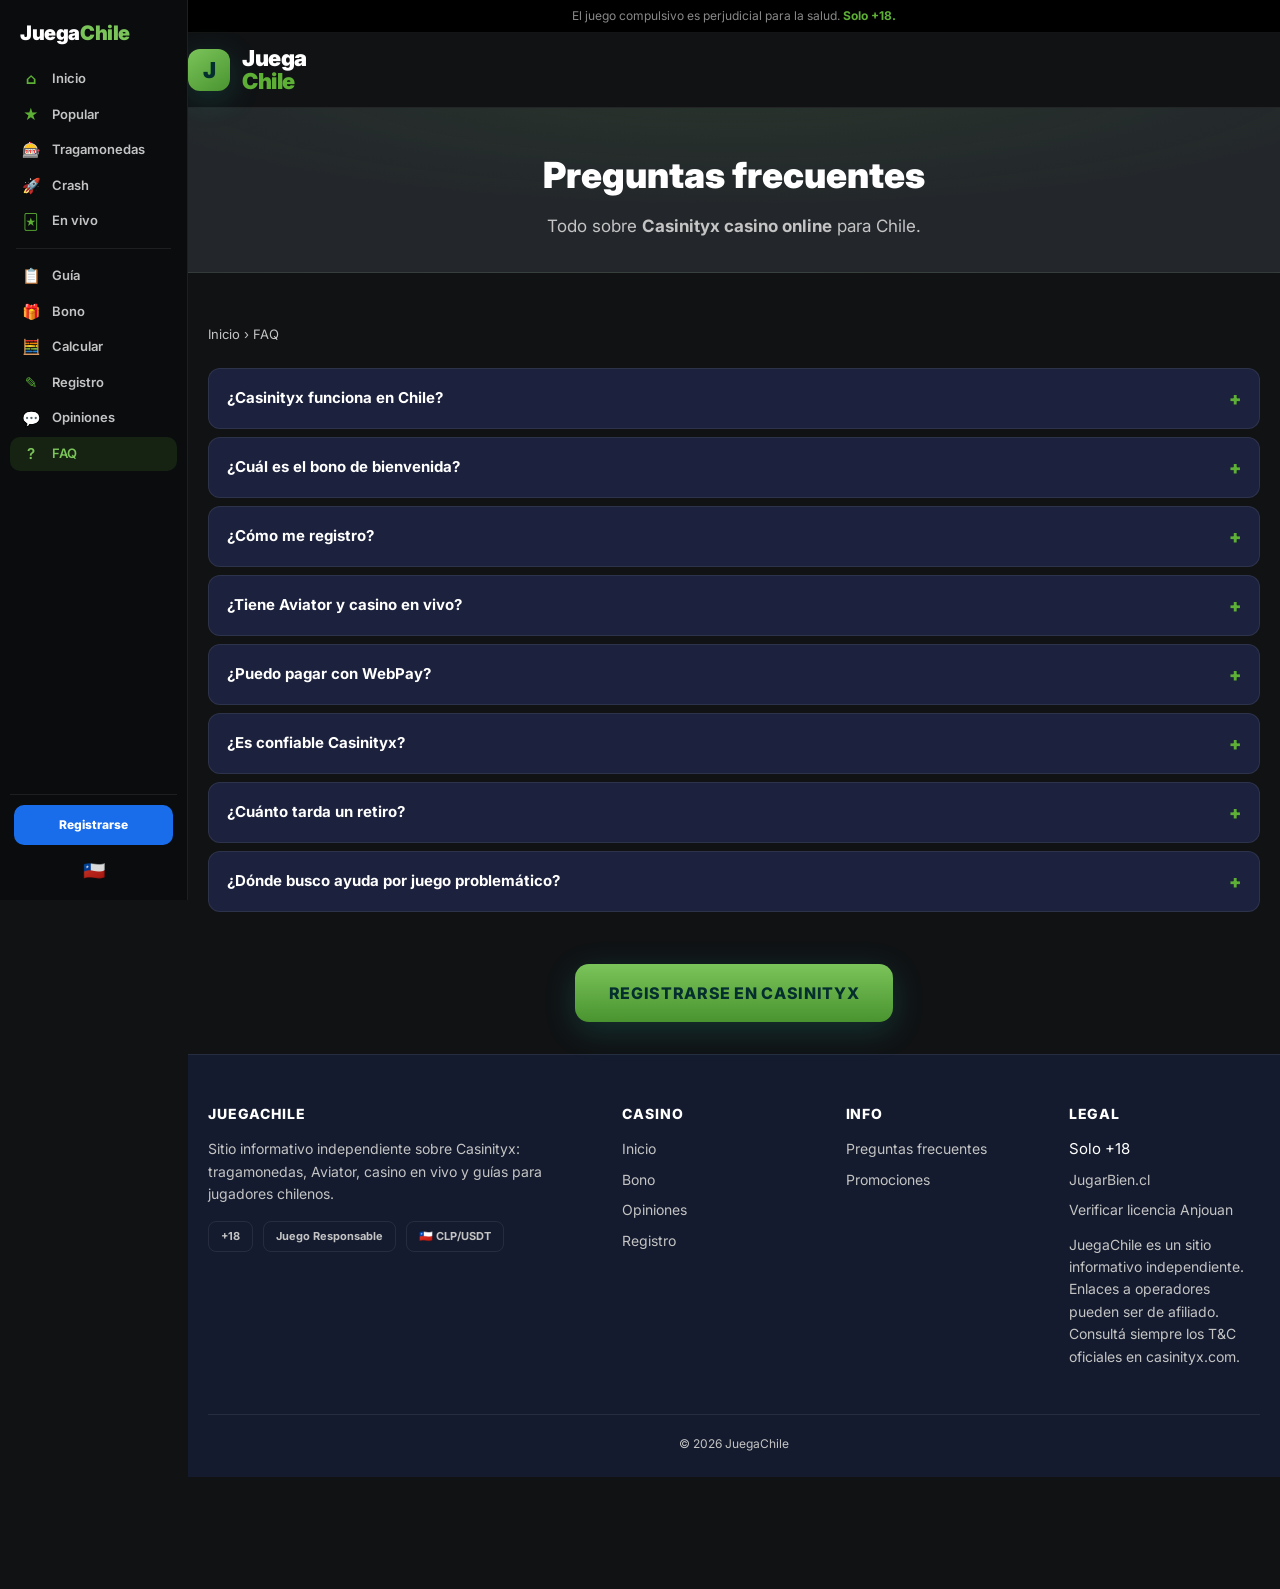
<file: preguntas-frecuentes.html>
<!DOCTYPE html>
<html lang="es-CL">
<head>
<meta charset="UTF-8">
<meta name="viewport" content="width=device-width, initial-scale=1, viewport-fit=cover">
<title>Preguntas frecuentes Casinityx — FAQ | JuegaChile</title>
<meta name="description" content="FAQ JuegaChile sobre Casinityx: bono, registro, retiros crypto, Aviator, licencia Anjouan y juego responsable en Chile.">
<meta name="robots" content="index, follow, max-image-preview:large">
<link rel="canonical" href="https://www.juegachile.com/preguntas-frecuentes.html">
<link rel="alternate" hreflang="es-CL" href="https://www.juegachile.com/preguntas-frecuentes.html">
<link rel="alternate" hreflang="x-default" href="https://www.juegachile.com/preguntas-frecuentes.html">
<link rel="icon" href="favicon.svg" type="image/svg+xml">
<link rel="manifest" href="site.webmanifest">
<meta property="og:type" content="article">
<meta property="og:locale" content="es_CL">
<meta property="og:site_name" content="JuegaChile">
<meta property="og:url" content="https://www.juegachile.com/preguntas-frecuentes.html">
<meta property="og:title" content="FAQ Casinityx Chile — JuegaChile">
<meta property="og:description" content="Respuestas sobre bono, registro, pagos crypto y juego responsable.">
<meta property="og:image" content="https://www.juegachile.com/assets/img/promo-welcome.jpg">
<meta name="twitter:card" content="summary">
<meta name="twitter:title" content="FAQ Casinityx — JuegaChile">
<meta name="theme-color" content="#101214">
<link rel="preconnect" href="https://fonts.googleapis.com">
<link rel="preconnect" href="https://fonts.gstatic.com" crossorigin>
<link href="https://fonts.googleapis.com/css2?family=Inter:wght@400;600;700;800;900&display=swap" rel="stylesheet">
<link rel="stylesheet" href="casinityx.css?v=22">
<link rel="stylesheet" href="styles.css?v=8">
<script type="application/ld+json">
{
  "@context": "https://schema.org",
  "@graph": [
    {
      "@type": "WebPage",
      "name": "Preguntas frecuentes Casinityx Chile",
      "url": "https://www.juegachile.com/preguntas-frecuentes.html",
      "inLanguage": "es-CL",
      "publisher": { "@type": "Organization", "name": "JuegaChile", "url": "https://www.juegachile.com" }
    },
    {
      "@type": "FAQPage",
      "mainEntity": [
        { "@type": "Question", "name": "¿Casinityx funciona en Chile?", "acceptedAnswer": { "@type": "Answer", "text": "Sí. Puedes registrarte desde Chile. Depositas en pesos chilenos comprando USDT; el saldo en caja es USDT/crypto (sin WebPay directo)." } },
        { "@type": "Question", "name": "¿Cuál es el bono de bienvenida?", "acceptedAnswer": { "@type": "Answer", "text": "100% + 100 giros gratis desde depósito de $4.750 CLP vía USDT, apuesta 10x." } },
        { "@type": "Question", "name": "¿Cómo me registro?", "acceptedAnswer": { "@type": "Answer", "text": "Ve a casinityx.com/register, completá el formulario y deposita en USDT." } },
        { "@type": "Question", "name": "¿Tiene Aviator y casino en vivo?", "acceptedAnswer": { "@type": "Answer", "text": "Sí: Aviator, Spaceman, Stock Market y mesas Evolution (ruleta, blackjack, baccarat)." } },
        { "@type": "Question", "name": "¿Puedo pagar con WebPay?", "acceptedAnswer": { "@type": "Answer", "text": "No directamente. Compra USDT/BTC y transfiere a tu cuenta Casinityx." } },
        { "@type": "Question", "name": "¿Es confiable Casinityx?", "acceptedAnswer": { "@type": "Answer", "text": "Licencia Anjouan ALSI-202509036-F11, SSL y KYC. Verificá en el registro público de Anjouan Gaming." } },
        { "@type": "Question", "name": "¿Cuánto tarda un retiro?", "acceptedAnswer": { "@type": "Answer", "text": "Tras KYC aprobado, retiros crypto suelen procesarse en minutos u horas según la red." } },
        { "@type": "Question", "name": "¿Dónde busco ayuda por juego problemático?", "acceptedAnswer": { "@type": "Answer", "text": "JugarBien.cl — línea de orientación en Chile." } }
      ]
    },
    {
      "@type": "BreadcrumbList",
      "itemListElement": [
        { "@type": "ListItem", "position": 1, "name": "Inicio", "item": "https://www.juegachile.com/" },
        { "@type": "ListItem", "position": 2, "name": "Preguntas frecuentes", "item": "https://www.juegachile.com/preguntas-frecuentes.html" }
      ]
    }
  ]
}
</script>
</head>
<body class="has-mobile-nav has-sticky-cta has-sidebar">

<aside class="cx-sidebar" aria-label="Navegación del sitio">
  <a class="cx-sidebar-brand" href="index.html"><span class="logo-text">Juega<span class="k">Chile</span></span></a>
  <nav class="side-nav" aria-label="Secciones">
    <a href="index.html#inicio" class="side-link"><span class="side-ico">⌂</span><span class="side-lbl">Inicio</span></a>
    <a href="index.html#juegos" class="side-link"><span class="side-ico">★</span><span class="side-lbl">Popular</span></a>
    <a href="index.html#slots" class="side-link"><span class="side-ico">🎰</span><span class="side-lbl">Tragamonedas</span></a>
    <a href="index.html#crash-game" class="side-link"><span class="side-ico">🚀</span><span class="side-lbl">Crash</span></a>
    <a href="index.html#live-casino" class="side-link"><span class="side-ico">🃏</span><span class="side-lbl">En vivo</span></a>
    <span class="side-divider" aria-hidden="true"></span>
    <a href="index.html#casino" class="side-link"><span class="side-ico">📋</span><span class="side-lbl">Guía</span></a>
    <a href="bono.html" class="side-link"><span class="side-ico">🎁</span><span class="side-lbl">Bono</span></a>
    <a href="index.html#calculadora-bono" class="side-link"><span class="side-ico">🧮</span><span class="side-lbl">Calcular</span></a>
    <a href="registro.html" class="side-link"><span class="side-ico">✎</span><span class="side-lbl">Registro</span></a>
    <a href="opiniones.html" class="side-link"><span class="side-ico">💬</span><span class="side-lbl">Opiniones</span></a>
    <a href="preguntas-frecuentes.html" class="side-link"><span class="side-ico">?</span><span class="side-lbl">FAQ</span></a>
  </nav>
  <div class="side-cta-wrap">
    <a class="side-cta" href="https://casinityx.com/register" data-offer="register" target="_blank" rel="noopener noreferrer sponsored">Registrarse</a>
  </div>
  <div class="side-flag-row" title="Chile">🇨🇱</div>
</aside>
<div class="subpage-main">

<div class="age-bar">El juego compulsivo es perjudicial para la salud. <strong>Solo +18.</strong></div>

<header class="site">
  <div class="container nav">
    <a class="brand" href="index.html"><span class="logo">J</span><span class="logo-text">Juega<span class="k">Chile</span></span></a>
  </div>
</header>

<section class="page-hero">
  <div class="container">
    <h1 id="faq-page-title">Preguntas frecuentes</h1>
    <p class="lead">Todo sobre <strong>Casinityx casino online</strong> para Chile.</p>
  </div>
</section>

<main class="container">

  <nav class="breadcrumb" aria-label="Ruta"><a href="index.html">Inicio</a> › <span>FAQ</span></nav>

  <section class="faq-list" aria-labelledby="faq-page-title">
    <details><summary>¿Casinityx funciona en Chile?</summary><p>Sí. Puedes registrarte desde Chile. Depositas en pesos chilenos comprando USDT; el saldo en caja es USDT/crypto (sin WebPay directo).</p></details>
    <details><summary>¿Cuál es el bono de bienvenida?</summary><p>100% + 100 giros gratis desde depósito de $4.750 CLP vía USDT, apuesta 10x. Más info en <a href="bono.html">bono</a>.</p></details>
    <details><summary>¿Cómo me registro?</summary><p>Ve a casinityx.com/register, completá el formulario y deposita. Guía en <a href="registro.html">registro</a>.</p></details>
    <details><summary>¿Tiene Aviator y casino en vivo?</summary><p>Sí: Aviator, Spaceman, Stock Market y mesas Evolution (ruleta, blackjack, baccarat).</p></details>
    <details><summary>¿Puedo pagar con WebPay?</summary><p>No directamente. Compra USDT/BTC y transfiere a tu cuenta Casinityx.</p></details>
    <details><summary>¿Es confiable Casinityx?</summary><p>Licencia Anjouan ALSI-202509036-F11, SSL y KYC. Verificá en <a href="https://anjouangaming.com/public-register/" target="_blank" rel="nofollow noopener noreferrer">Anjouan Gaming</a>. Lee <a href="opiniones.html">opiniones</a>.</p></details>
    <details><summary>¿Cuánto tarda un retiro?</summary><p>Tras KYC aprobado, retiros crypto suelen procesarse en minutos u horas según la red.</p></details>
    <details><summary>¿Dónde busco ayuda por juego problemático?</summary><p><a href="https://www.jugarbien.cl/" target="_blank" rel="nofollow noopener noreferrer">JugarBien.cl</a> — línea de orientación en Chile.</p></details>
  </section>

  <div class="cta-row" style="justify-content:center;margin:32px 0">
    <a class="btn btn-gold btn-lg" href="https://casinityx.com/register" data-offer="register" target="_blank" rel="noopener noreferrer sponsored">Registrarse en Casinityx</a>
  </div>

</main>

<footer class="site">
  <div class="container">
    <div class="cols">
      <div>
        <h4>JuegaChile</h4>
        <p>Sitio informativo independiente sobre Casinityx: tragamonedas, Aviator, casino en vivo y guías para jugadores chilenos.</p>
        <div class="reg-logos"><span>+18</span><span>Juego Responsable</span><span>🇨🇱 CLP/USDT</span></div>
      </div>
      <div>
        <h4>Casino</h4>
        <ul>
          <li><a href="index.html">Inicio</a></li>
          <li><a href="bono.html">Bono</a></li>
          <li><a href="opiniones.html">Opiniones</a></li>
          <li><a href="registro.html">Registro</a></li>
        </ul>
      </div>
      <div>
        <h4>Info</h4>
        <ul>
          <li><a href="preguntas-frecuentes.html">Preguntas frecuentes</a></li>
          <li><a href="bono.html">Promociones</a></li>
        </ul>
      </div>
      <div>
        <h4>Legal</h4>
        <ul>
          <li>Solo +18</li>
          <li><a href="https://www.jugarbien.cl/" target="_blank" rel="nofollow noopener noreferrer">JugarBien.cl</a></li>
          <li><a href="https://anjouangaming.com/public-register/" target="_blank" rel="nofollow noopener noreferrer">Verificar licencia Anjouan</a></li>
        </ul>
        <p class="trust-outbound">JuegaChile es un sitio informativo independiente. Enlaces a operadores pueden ser de afiliado. Consultá siempre los T&amp;C oficiales en <a href="https://casinityx.com/" data-offer="home" target="_blank" rel="noopener noreferrer sponsored">casinityx.com</a>.</p>
      </div>
    </div>
    <div class="copyright">© 2026 JuegaChile</div>
  </div>
</footer>

</div>

<nav class="mobile-nav" aria-label="Menú principal">
  <a href="index.html" class="mobile-nav-link"><svg viewBox="0 0 24 24" aria-hidden="true"><path d="M10 20v-6h4v6h5v-8h3L12 3 2 12h3v8z"/></svg><span>Inicio</span></a>
  <a href="bono.html" class="mobile-nav-link"><svg viewBox="0 0 24 24" aria-hidden="true"><path d="M20 6h-2.18c.11-.31.18-.65.18-1 0-1.66-1.34-3-3-3-1.05 0-1.96.54-2.5 1.35l-.5.67-.5-.68C10.96 2.54 10.05 2 9 2 7.34 2 6 3.34 6 5c0 .35.07.69.18 1H4c-1.11 0-1.99.89-1.99 2L2 19c0 1.11.89 2 2 2h16c1.11 0 2-.89 2-2V8c0-1.11-.89-2-2-2z"/></svg><span>Bono</span></a>
  <a href="registro.html" class="mobile-nav-link"><svg viewBox="0 0 24 24" aria-hidden="true"><path d="M12 12c2.21 0 4-1.79 4-4s-1.79-4-4-4-4 1.79-4 4 1.79 4 4 4zm0 2c-2.67 0-8 1.34-8 4v2h16v-2c0-2.66-5.33-4-8-4z"/></svg><span>Registro</span></a>
  <a href="opiniones.html" class="mobile-nav-link"><svg viewBox="0 0 24 24" aria-hidden="true"><path d="M12 17.27L18.18 21l-1.64-7.03L22 9.24l-7.19-.61L12 2 9.19 8.63 2 9.24l5.46 4.73L5.82 21z"/></svg><span>Opiniones</span></a>
  <a href="preguntas-frecuentes.html" class="mobile-nav-link" aria-current="page"><svg viewBox="0 0 24 24" aria-hidden="true"><path d="M11 18h2v-2h-2v2zm1-16C6.48 2 2 6.48 2 12s4.48 10 10 10 10-4.48 10-10S17.52 2 12 2zm0 18c-4.41 0-8-3.59-8-8s3.59-8 8-8 8 3.59 8 8-3.59 8-8 8zm0-14c-2.21 0-4 1.79-4 4h2c0-1.1.9-2 2-2s2 .9 2 2c0 2-3 1.75-3 5h2c0-2.25 3-2.5 3-5 0-2.21-1.79-4-4-4z"/></svg><span>Preguntas</span></a>
</nav>

<div class="sticky-cta">
  <a class="btn btn-gold" href="https://casinityx.com/register" data-offer="register" target="_blank" rel="noopener noreferrer sponsored">Registrarse en Casinityx</a>
</div>

<script src="js/sidebar-subpage.js"></script>
<script src="js/offer-links.js"></script>
</body>
</html>
</file>
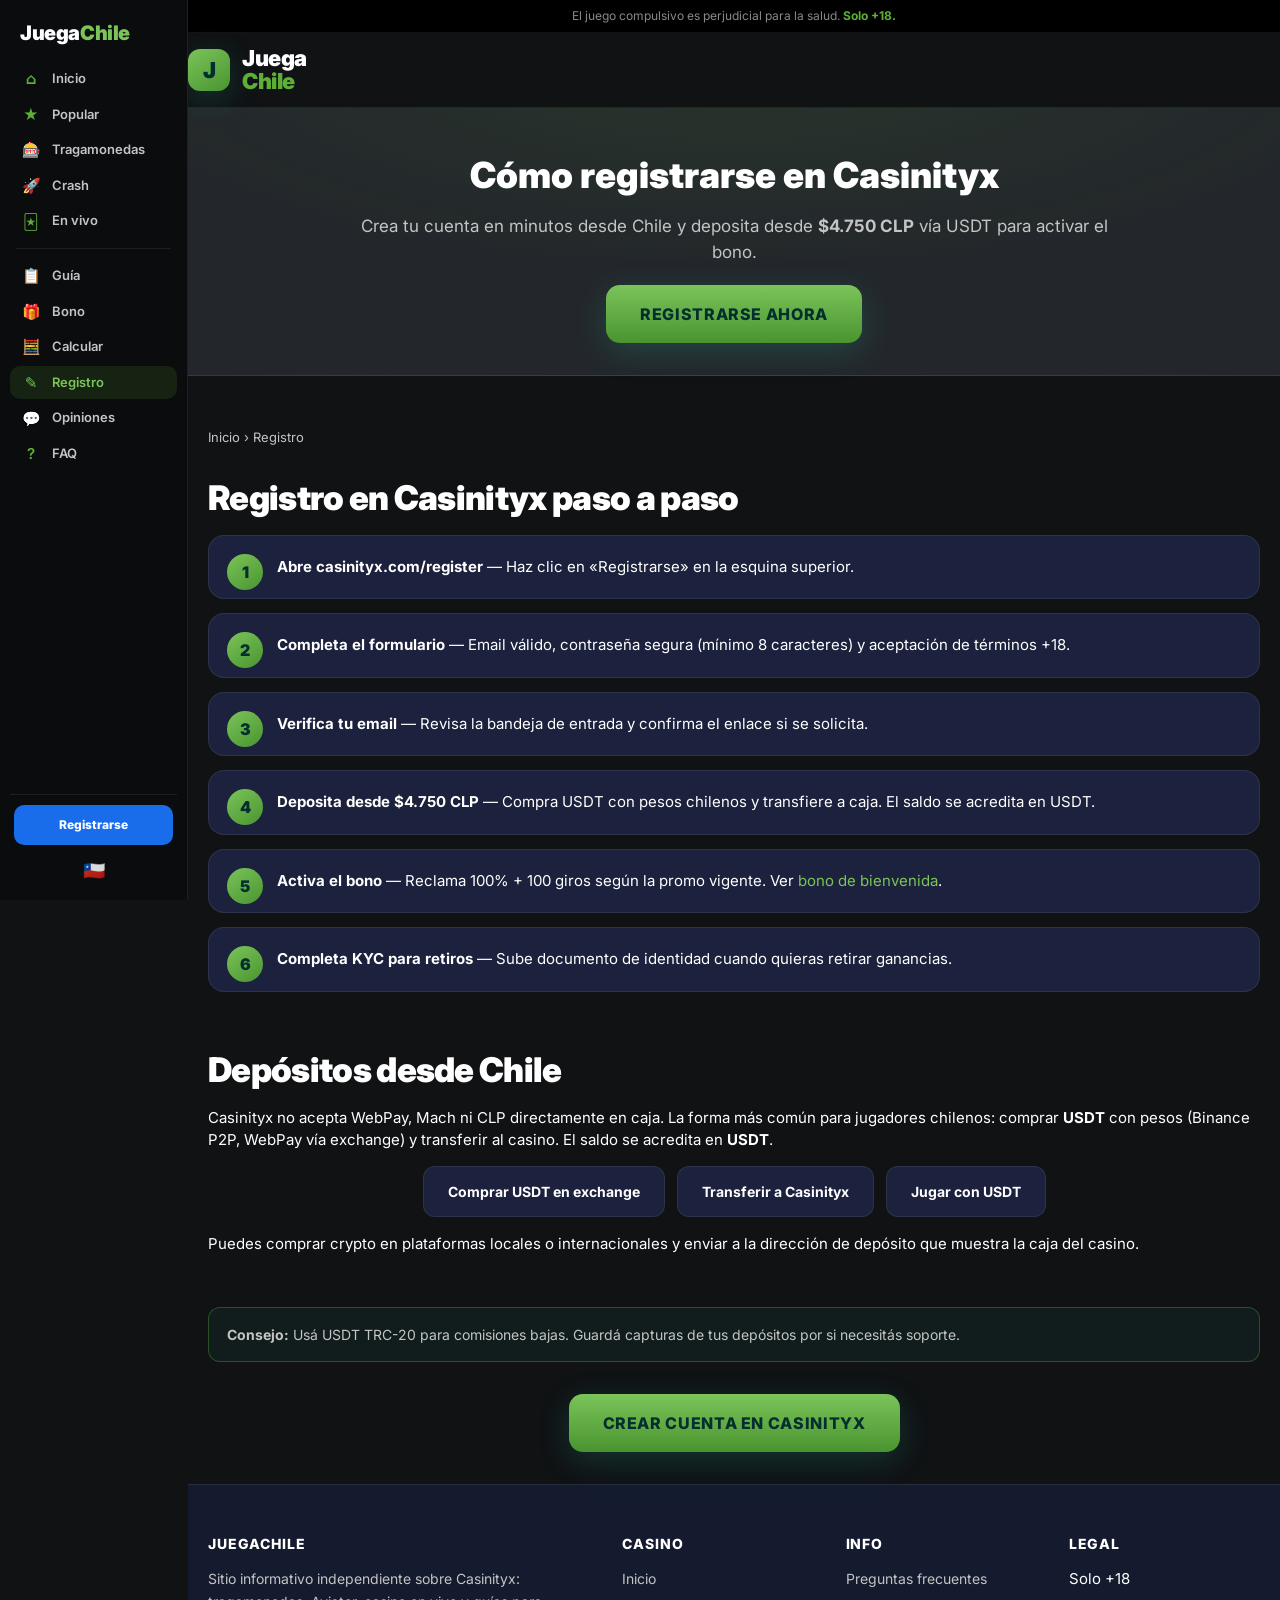
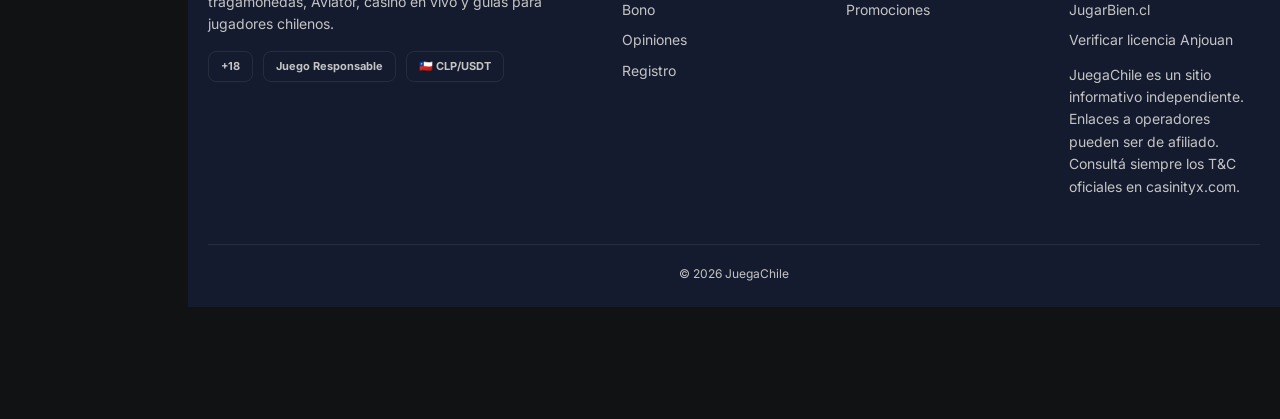
<file: registro.html>
<!DOCTYPE html>
<html lang="es-CL">
<head>
<meta charset="UTF-8">
<meta name="viewport" content="width=device-width, initial-scale=1, viewport-fit=cover">
<title>Cómo registrarse en Casinityx — Guía Chile 2026 | JuegaChile</title>
<meta name="description" content="Guía JuegaChile paso a paso para registrarse en Casinityx desde Chile: crear cuenta, verificar email, depositar desde $4.750 CLP y activar el bono.">
<meta name="robots" content="index, follow, max-image-preview:large">
<link rel="canonical" href="https://www.juegachile.com/registro.html">
<link rel="alternate" hreflang="es-CL" href="https://www.juegachile.com/registro.html">
<link rel="alternate" hreflang="x-default" href="https://www.juegachile.com/registro.html">
<link rel="icon" href="favicon.svg" type="image/svg+xml">
<link rel="manifest" href="site.webmanifest">
<meta property="og:type" content="article">
<meta property="og:locale" content="es_CL">
<meta property="og:site_name" content="JuegaChile">
<meta property="og:url" content="https://www.juegachile.com/registro.html">
<meta property="og:title" content="Registro Casinityx Chile — Guía 2026">
<meta property="og:description" content="Crea tu cuenta en Casinityx desde Chile y activa el bono de bienvenida.">
<meta property="og:image" content="https://www.juegachile.com/assets/img/promo-welcome.jpg">
<meta name="twitter:card" content="summary">
<meta name="twitter:title" content="Registro Casinityx — JuegaChile">
<meta name="theme-color" content="#101214">
<link rel="preconnect" href="https://fonts.googleapis.com">
<link rel="preconnect" href="https://fonts.gstatic.com" crossorigin>
<link href="https://fonts.googleapis.com/css2?family=Inter:wght@400;600;700;800;900&display=swap" rel="stylesheet">
<link rel="stylesheet" href="casinityx.css?v=22">
<link rel="stylesheet" href="styles.css?v=8">
<script type="application/ld+json">
{
  "@context": "https://schema.org",
  "@graph": [
    {
      "@type": "WebPage",
      "name": "Registro Casinityx Chile",
      "url": "https://www.juegachile.com/registro.html",
      "inLanguage": "es-CL",
      "publisher": { "@type": "Organization", "name": "JuegaChile", "url": "https://www.juegachile.com" }
    },
    {
      "@type": "BreadcrumbList",
      "itemListElement": [
        { "@type": "ListItem", "position": 1, "name": "Inicio", "item": "https://www.juegachile.com/" },
        { "@type": "ListItem", "position": 2, "name": "Registro", "item": "https://www.juegachile.com/registro.html" }
      ]
    }
  ]
}
</script>
</head>
<body class="has-mobile-nav has-sticky-cta has-sidebar">

<aside class="cx-sidebar" aria-label="Navegación del sitio">
  <a class="cx-sidebar-brand" href="index.html"><span class="logo-text">Juega<span class="k">Chile</span></span></a>
  <nav class="side-nav" aria-label="Secciones">
    <a href="index.html#inicio" class="side-link"><span class="side-ico">⌂</span><span class="side-lbl">Inicio</span></a>
    <a href="index.html#juegos" class="side-link"><span class="side-ico">★</span><span class="side-lbl">Popular</span></a>
    <a href="index.html#slots" class="side-link"><span class="side-ico">🎰</span><span class="side-lbl">Tragamonedas</span></a>
    <a href="index.html#crash-game" class="side-link"><span class="side-ico">🚀</span><span class="side-lbl">Crash</span></a>
    <a href="index.html#live-casino" class="side-link"><span class="side-ico">🃏</span><span class="side-lbl">En vivo</span></a>
    <span class="side-divider" aria-hidden="true"></span>
    <a href="index.html#casino" class="side-link"><span class="side-ico">📋</span><span class="side-lbl">Guía</span></a>
    <a href="bono.html" class="side-link"><span class="side-ico">🎁</span><span class="side-lbl">Bono</span></a>
    <a href="index.html#calculadora-bono" class="side-link"><span class="side-ico">🧮</span><span class="side-lbl">Calcular</span></a>
    <a href="registro.html" class="side-link"><span class="side-ico">✎</span><span class="side-lbl">Registro</span></a>
    <a href="opiniones.html" class="side-link"><span class="side-ico">💬</span><span class="side-lbl">Opiniones</span></a>
    <a href="preguntas-frecuentes.html" class="side-link"><span class="side-ico">?</span><span class="side-lbl">FAQ</span></a>
  </nav>
  <div class="side-cta-wrap">
    <a class="side-cta" href="https://casinityx.com/register" data-offer="register" target="_blank" rel="noopener noreferrer sponsored">Registrarse</a>
  </div>
  <div class="side-flag-row" title="Chile">🇨🇱</div>
</aside>
<div class="subpage-main">

<div class="age-bar">El juego compulsivo es perjudicial para la salud. <strong>Solo +18.</strong></div>

<header class="site">
  <div class="container nav">
    <a class="brand" href="index.html"><span class="logo">J</span><span class="logo-text">Juega<span class="k">Chile</span></span></a>
  </div>
</header>

<section class="page-hero">
  <div class="container">
    <h1>Cómo registrarse en Casinityx</h1>
    <p class="lead">Crea tu cuenta en minutos desde Chile y deposita desde <strong>$4.750 CLP</strong> vía USDT para activar el bono.</p>
    <div class="cta-row" style="justify-content:center;margin-top:20px">
      <a class="btn btn-gold btn-lg" href="https://casinityx.com/register" data-offer="register" target="_blank" rel="noopener noreferrer sponsored">Registrarse ahora</a>
    </div>
  </div>
</section>

<main class="container">

  <nav class="breadcrumb" aria-label="Ruta"><a href="index.html">Inicio</a> › <span>Registro</span></nav>

  <section>
    <h2 class="page-title">Registro en Casinityx paso a paso</h2>
    <ol class="steps">
      <li><strong>Abre casinityx.com/register</strong> — Haz clic en «Registrarse» en la esquina superior.</li>
      <li><strong>Completa el formulario</strong> — Email válido, contraseña segura (mínimo 8 caracteres) y aceptación de términos +18.</li>
      <li><strong>Verifica tu email</strong> — Revisa la bandeja de entrada y confirma el enlace si se solicita.</li>
      <li><strong>Deposita desde $4.750 CLP</strong> — Compra USDT con pesos chilenos y transfiere a caja. El saldo se acredita en USDT.</li>
      <li><strong>Activa el bono</strong> — Reclama 100% + 100 giros según la promo vigente. Ver <a href="bono.html">bono de bienvenida</a>.</li>
      <li><strong>Completa KYC para retiros</strong> — Sube documento de identidad cuando quieras retirar ganancias.</li>
    </ol>
  </section>

  <section id="crypto">
    <h2 class="page-title">Depósitos desde Chile</h2>
    <p>Casinityx no acepta WebPay, Mach ni CLP directamente en caja. La forma más común para jugadores chilenos: comprar <strong>USDT</strong> con pesos (Binance P2P, WebPay vía exchange) y transferir al casino. El saldo se acredita en <strong>USDT</strong>.</p>
    <div class="payments-row">
      <div class="pay-badge">Comprar USDT en exchange</div>
      <div class="pay-badge">Transferir a Casinityx</div>
      <div class="pay-badge">Jugar con USDT</div>
    </div>
    <p style="margin-top:16px">Puedes comprar crypto en plataformas locales o internacionales y enviar a la dirección de depósito que muestra la caja del casino.</p>
  </section>

  <div class="notice"><strong>Consejo:</strong> Usá USDT TRC-20 para comisiones bajas. Guardá capturas de tus depósitos por si necesitás soporte.</div>

  <div class="cta-row" style="justify-content:center;margin:32px 0">
    <a class="btn btn-gold btn-lg" href="https://casinityx.com/register" data-offer="register" target="_blank" rel="noopener noreferrer sponsored">Crear cuenta en Casinityx</a>
  </div>

</main>

<footer class="site">
  <div class="container">
    <div class="cols">
      <div>
        <h4>JuegaChile</h4>
        <p>Sitio informativo independiente sobre Casinityx: tragamonedas, Aviator, casino en vivo y guías para jugadores chilenos.</p>
        <div class="reg-logos"><span>+18</span><span>Juego Responsable</span><span>🇨🇱 CLP/USDT</span></div>
      </div>
      <div>
        <h4>Casino</h4>
        <ul>
          <li><a href="index.html">Inicio</a></li>
          <li><a href="bono.html">Bono</a></li>
          <li><a href="opiniones.html">Opiniones</a></li>
          <li><a href="registro.html">Registro</a></li>
        </ul>
      </div>
      <div>
        <h4>Info</h4>
        <ul>
          <li><a href="preguntas-frecuentes.html">Preguntas frecuentes</a></li>
          <li><a href="bono.html">Promociones</a></li>
        </ul>
      </div>
      <div>
        <h4>Legal</h4>
        <ul>
          <li>Solo +18</li>
          <li><a href="https://www.jugarbien.cl/" target="_blank" rel="nofollow noopener noreferrer">JugarBien.cl</a></li>
          <li><a href="https://anjouangaming.com/public-register/" target="_blank" rel="nofollow noopener noreferrer">Verificar licencia Anjouan</a></li>
        </ul>
        <p class="trust-outbound">JuegaChile es un sitio informativo independiente. Enlaces a operadores pueden ser de afiliado. Consultá siempre los T&amp;C oficiales en <a href="https://casinityx.com/" data-offer="home" target="_blank" rel="noopener noreferrer sponsored">casinityx.com</a>.</p>
      </div>
    </div>
    <div class="copyright">© 2026 JuegaChile</div>
  </div>
</footer>

</div>

<nav class="mobile-nav" aria-label="Menú principal">
  <a href="index.html" class="mobile-nav-link"><svg viewBox="0 0 24 24" aria-hidden="true"><path d="M10 20v-6h4v6h5v-8h3L12 3 2 12h3v8z"/></svg><span>Inicio</span></a>
  <a href="bono.html" class="mobile-nav-link"><svg viewBox="0 0 24 24" aria-hidden="true"><path d="M20 6h-2.18c.11-.31.18-.65.18-1 0-1.66-1.34-3-3-3-1.05 0-1.96.54-2.5 1.35l-.5.67-.5-.68C10.96 2.54 10.05 2 9 2 7.34 2 6 3.34 6 5c0 .35.07.69.18 1H4c-1.11 0-1.99.89-1.99 2L2 19c0 1.11.89 2 2 2h16c1.11 0 2-.89 2-2V8c0-1.11-.89-2-2-2z"/></svg><span>Bono</span></a>
  <a href="registro.html" class="mobile-nav-link" aria-current="page"><svg viewBox="0 0 24 24" aria-hidden="true"><path d="M12 12c2.21 0 4-1.79 4-4s-1.79-4-4-4-4 1.79-4 4 1.79 4 4 4zm0 2c-2.67 0-8 1.34-8 4v2h16v-2c0-2.66-5.33-4-8-4z"/></svg><span>Registro</span></a>
  <a href="opiniones.html" class="mobile-nav-link"><svg viewBox="0 0 24 24" aria-hidden="true"><path d="M12 17.27L18.18 21l-1.64-7.03L22 9.24l-7.19-.61L12 2 9.19 8.63 2 9.24l5.46 4.73L5.82 21z"/></svg><span>Opiniones</span></a>
  <a href="preguntas-frecuentes.html" class="mobile-nav-link"><svg viewBox="0 0 24 24" aria-hidden="true"><path d="M11 18h2v-2h-2v2zm1-16C6.48 2 2 6.48 2 12s4.48 10 10 10 10-4.48 10-10S17.52 2 12 2zm0 18c-4.41 0-8-3.59-8-8s3.59-8 8-8 8 3.59 8 8-3.59 8-8 8zm0-14c-2.21 0-4 1.79-4 4h2c0-1.1.9-2 2-2s2 .9 2 2c0 2-3 1.75-3 5h2c0-2.25 3-2.5 3-5 0-2.21-1.79-4-4-4z"/></svg><span>Preguntas</span></a>
</nav>

<div class="sticky-cta">
  <a class="btn btn-gold" href="https://casinityx.com/register" data-offer="register" target="_blank" rel="noopener noreferrer sponsored">Registrarse</a>
</div>

<script src="js/sidebar-subpage.js"></script>
<script src="js/offer-links.js"></script>
</body>
</html>
</file>
<file: casinityx.css>
/* Casinityx — app shell (matches casinityx.com layout) */

:root{
  --cx-main:#5daf36;
  --cx-main-d:#4a9430;
  --cx-main-l:#7bc45a;
  --cx-secondary:#e98427;
  --cx-btn:#196deb;
  --cx-btn-h:#1558c4;
  --cx-bg:#101214;
  --cx-bg500:#30353b;
  --cx-bg700:#23272b;
  --cx-bgmodal:#191b1e;
  --cx-text:#fff;
  --cx-muted:#c4c4c4;
  --cx-label:#73828c;
  --cx-border:rgba(255,255,255,.08);
  --cx-success:#36b26f;
  --cx-sidebar:188px;
  --cx-radius:10px;
  --cx-font:Inter,system-ui,-apple-system,sans-serif;
}

*,*::before,*::after{box-sizing:border-box}
html{scroll-behavior:smooth;scroll-padding-top:72px}
body.cx-app{
  margin:0;
  font-family:var(--cx-font);
  font-size:15px;
  line-height:1.5;
  color:var(--cx-text);
  background:var(--cx-bg);
  -webkit-font-smoothing:antialiased;
}
img{max-width:100%;height:auto;display:block}
a{color:inherit;text-decoration:none}

/* ── Sidebar ── */
.cx-sidebar{
  position:fixed;inset:0 auto 0 0;width:var(--cx-sidebar);
  background:#0a0c0e;
  border-right:1px solid var(--cx-border);
  display:flex;flex-direction:column;
  padding:12px 10px;z-index:2000;
}
.cx-sidebar-brand{
  display:block;padding:6px 10px 14px;
  font-weight:900;font-size:20px;color:#fff;
  letter-spacing:-.02em;text-decoration:none;flex-shrink:0;
}
.cx-sidebar-brand .logo-text{display:inline}
.cx-sidebar-brand .k{color:var(--cx-main-l)}
.side-nav{
  display:flex;flex-direction:column;gap:2px;
  flex:1;overflow-y:auto;overflow-x:hidden;
  margin:0;padding:0;list-style:none;
  scrollbar-width:thin;
}
.side-nav::-webkit-scrollbar{width:4px}
.side-nav::-webkit-scrollbar-thumb{background:rgba(255,255,255,.12);border-radius:4px}
.side-link{
  display:flex;align-items:center;gap:10px;
  padding:9px 10px;border-radius:10px;
  color:var(--cx-muted);font-size:13px;font-weight:600;
  line-height:1.2;transition:background .15s,color .15s;
}
.side-link:hover{color:#fff;background:rgba(255,255,255,.06)}
.side-link.active{
  color:var(--cx-main-l);
  background:rgba(93,175,54,.14);
}
.side-link.active .side-ico{color:var(--cx-main-l)}
.side-ico{
  flex:0 0 22px;width:22px;text-align:center;
  font-size:15px;line-height:1;color:var(--cx-main);
}
.side-lbl{flex:1;white-space:nowrap;overflow:hidden;text-overflow:ellipsis}
.side-divider{
  height:1px;background:var(--cx-border);margin:8px 6px;
}
.side-cta-wrap{padding:10px 4px 4px;border-top:1px solid var(--cx-border);margin-top:8px}
.side-cta{
  display:flex;align-items:center;justify-content:center;
  height:40px;border-radius:10px;
  background:var(--cx-btn);color:#fff;
  font-size:12px;font-weight:800;
}
.side-cta:hover{background:var(--cx-btn-h);color:#fff}
.side-flag-row{
  text-align:center;font-size:18px;padding:8px 0 4px;opacity:.85;
}

/* ── Main wrap ── */
.cx-app-main{margin-left:var(--cx-sidebar);min-height:100vh;display:flex;flex-direction:column}

/* ── Top bar ── */
.cx-topbar{
  position:sticky;top:0;z-index:1500;
  display:flex;align-items:center;justify-content:space-between;gap:16px;
  height:64px;padding:0 20px 0 16px;
  background:rgba(16,18,20,.96);
  backdrop-filter:blur(10px);
  border-bottom:1px solid var(--cx-border);
}
.cx-topbar-left{display:flex;align-items:center;gap:20px;min-width:0;flex:1}
.brand{
  display:flex;align-items:center;gap:10px;
  font-weight:900;color:#fff;letter-spacing:-.02em;
}
.brand .logo{
  width:38px;height:38px;border-radius:10px;
  background:linear-gradient(145deg,var(--cx-main-l),var(--cx-main-d));
  display:grid;place-items:center;
  color:#0a1a05;font-weight:900;font-size:18px;
  box-shadow:0 4px 16px rgba(93,175,54,.25);
  flex-shrink:0;
}
.brand .logo-text{display:flex;flex-direction:column;line-height:1.05}
.brand .logo-text small{
  font-size:9px;font-weight:600;color:var(--cx-label);
  letter-spacing:.12em;text-transform:uppercase;
}
.brand .k{color:var(--cx-main-l)}
.brand.cx-brand{font-size:22px;flex-shrink:0}
.brand.cx-brand .logo-text{flex-direction:row;align-items:baseline;gap:6px}
.brand.cx-brand .logo-text small{
  font-size:11px;margin-left:2px;
}
.cx-topnav{
  display:flex;align-items:center;gap:2px;flex-wrap:wrap;
}
.cx-topnav a{
  font-size:13px;font-weight:600;color:var(--cx-muted);
  padding:8px 12px;border-radius:8px;white-space:nowrap;
}
.cx-topnav a:hover,.cx-topnav a.active{color:var(--cx-main)}
.cx-topbar-actions{display:flex;align-items:center;gap:8px;flex-shrink:0}
.btn-login{
  height:38px;padding:0 18px;border-radius:var(--cx-radius);
  font-weight:600;font-size:13px;
  background:transparent;
  border:1px solid var(--cx-secondary);
  color:#fff;display:inline-flex;align-items:center;
}
.btn-login:hover{background:rgba(233,132,39,.1)}
.btn-signup{
  height:38px;padding:0 20px;border-radius:var(--cx-radius);
  font-weight:700;font-size:13px;
  background:var(--cx-btn);color:#fff;border:none;
  display:inline-flex;align-items:center;
}
.btn-signup:hover{background:var(--cx-btn-h)}
.lang-flag{font-size:18px;padding:6px 8px;border-radius:8px;background:var(--cx-bg700)}

.age-bar{
  background:#000;color:#666;text-align:center;
  font-size:11px;padding:5px;
}
.age-bar strong{color:var(--cx-secondary)}

/* ── Content shell ── */
.cx-shell{
  flex:1;
  background:var(--cx-bgmodal);
  margin:0 12px 0 0;
  border-radius:16px 16px 0 0;
  border:1px solid var(--cx-border);
  border-bottom:none;
  padding:16px 20px 0;
}

/* ── Promo carousel (official banner images) ── */
.promo-carousel{
  position:relative;overflow:hidden;
  background:#0a0c0e;
  margin:0 -20px;
  border-bottom:1px solid rgba(93,175,54,.12);
}
.promo-track{
  position:relative;
  width:100%;
  aspect-ratio:1600 / 380;
}
@media(max-width:768px){
  .promo-track{aspect-ratio:720 / 400}
  .cat-toolbar,.game-section,.random-pick{padding-left:14px;padding-right:14px}
}
.promo-slide{
  position:absolute;inset:0;
  opacity:0;
  transition:opacity 1.4s ease-in-out;
  z-index:0;
  pointer-events:none;
}
.promo-slide.is-active{
  opacity:1;z-index:1;
  pointer-events:auto;
}
.promo-slide picture{
  display:block;width:100%;height:100%;
}
.promo-slide img{
  width:100%;height:100%;
  display:block;
  object-fit:contain;
  object-position:center top;
}
.carousel-nav{
  position:absolute;right:20px;bottom:14px;z-index:3;
  display:flex;gap:8px;
}
.carousel-btn{
  width:36px;height:36px;border-radius:50%;border:none;padding:0;
  background:var(--cx-btn);color:#fff;cursor:pointer;
  display:grid;place-items:center;font-size:18px;font-weight:700;
  box-shadow:0 4px 12px rgba(25,109,235,.45);
  transition:background .15s;
}
.carousel-btn:hover{background:var(--cx-btn-h)}
.carousel-dots{
  position:absolute;left:50%;bottom:14px;transform:translateX(-50%);
  z-index:3;display:flex;gap:8px;
}
.carousel-dot{
  width:8px;height:8px;border-radius:50%;border:none;padding:0;
  background:rgba(255,255,255,.35);cursor:pointer;
  transition:background .15s,transform .15s;
}
.carousel-dot.is-active{background:var(--cx-main);transform:scale(1.15)}
.sr-only{
  position:absolute;width:1px;height:1px;padding:0;margin:-1px;
  overflow:hidden;clip:rect(0,0,0,0);white-space:nowrap;border:0;
}

/* ── Steps + providers (minimal, below hero) ── */
.post-hero-band{
  margin:0 -20px 18px;padding:18px 20px 16px;
  text-align:center;
  border-bottom:1px solid var(--cx-border);
}
.steps-bar{
  display:flex;flex-wrap:wrap;align-items:center;justify-content:center;
  gap:10px 28px;margin:0;padding:0;list-style:none;
}
.steps-bar li{
  display:inline-flex;align-items:center;gap:10px;
  font-size:14px;font-weight:600;color:#fff;
}
.step-n{
  flex:0 0 24px;width:24px;height:24px;
  display:inline-flex;align-items:center;justify-content:center;
  border-radius:50%;
  background:rgba(93,175,54,.18);color:var(--cx-main-l);
  font-size:11px;font-weight:800;line-height:1;
}

.prov-strip{
  display:flex;flex-wrap:wrap;align-items:center;justify-content:center;
  gap:6px 0;margin:14px 0 0;padding:0;
  overflow:visible;
}
.prov-strip a{
  position:relative;
  font-size:12px;font-weight:600;color:var(--cx-label);
  padding:2px 0;transition:color .15s;
}
.prov-strip a:not(:last-child)::after{
  content:"·";margin:0 12px;
  color:rgba(255,255,255,.22);font-weight:400;
}
.prov-strip a:hover{color:var(--cx-main-l)}
.crypto-hint{
  margin:0 -20px;padding:0;
  background:linear-gradient(90deg,rgba(25,109,235,.12),rgba(93,175,54,.1));
  border-bottom:1px solid var(--cx-border);
}
.crypto-hint-inner{
  display:flex;flex-wrap:wrap;align-items:center;gap:12px 20px;
  padding:14px 20px;max-width:100%;
}
.crypto-hint strong{color:#fff;font-size:14px}
.crypto-hint p{margin:0;flex:1;min-width:220px;font-size:13px;color:var(--cx-muted);line-height:1.45}
.crypto-hint p strong{color:var(--cx-main-l)}
.crypto-hint-link{font-size:13px;font-weight:700;color:var(--cx-btn);white-space:nowrap}
.crypto-hint-link:hover{color:#4d9bff}
.crypto-hint-cta{height:36px;padding:0 16px;font-size:12px;white-space:nowrap}

/* ── Bonus calculator ── */
.bonus-calc{
  margin:0 0 28px;padding:20px 22px;
  background:var(--cx-bg700);border:1px solid rgba(93,175,54,.25);
  border-radius:12px;
}
.bonus-calc h3{margin:0 0 12px;font-size:16px;font-weight:800}
.bonus-calc label{display:flex;justify-content:space-between;align-items:center;
  font-size:13px;color:var(--cx-muted);margin-bottom:8px}
.bonus-calc label span{color:#fff;font-weight:800;font-size:15px}
.bonus-calc input[type=range]{
  width:100%;margin:0 0 14px;accent-color:var(--cx-main);
}
.bonus-calc-result{
  display:flex;flex-wrap:wrap;gap:8px 16px;align-items:center;
  font-size:14px;color:var(--cx-muted);
}
.bonus-calc-result strong{color:var(--cx-main-l);font-size:16px}
.bonus-calc-note{font-size:11px;color:var(--cx-label);margin-top:8px}

/* ── Crypto deposit hint (Chile CR) ── */
.cat-toolbar{
  display:flex;align-items:center;justify-content:space-between;
  gap:16px;padding:18px 0;flex-wrap:wrap;
}
.cat-tiles{display:flex;gap:10px;flex-wrap:wrap}
.cat-tile{
  width:88px;padding:12px 8px 10px;
  background:var(--cx-bg700);border:1px solid var(--cx-border);
  border-radius:12px;text-align:center;
  transition:border-color .15s,transform .15s;
}
.cat-tile:hover{border-color:rgba(93,175,54,.4);transform:translateY(-2px)}
.cat-tile.active{border-color:var(--cx-main);background:rgba(93,175,54,.08)}
.cat-tile .ico{font-size:26px;line-height:1;margin-bottom:6px}
.cat-tile .lbl{font-size:11px;font-weight:700;color:#fff}
.cat-search{display:flex;gap:10px;flex-wrap:wrap;margin-left:auto}
.search-box,.prov-box{
  display:flex;align-items:center;gap:8px;
  background:var(--cx-bg700);border:1px solid var(--cx-border);
  border-radius:var(--cx-radius);padding:0 14px;height:42px;
  min-width:180px;font-size:13px;color:var(--cx-label);
}
.search-box svg,.prov-box svg{width:18px;height:18px;fill:var(--cx-main);flex-shrink:0}
.search-box input{
  flex:1;min-width:0;border:0;background:transparent;
  color:#fff;font-size:13px;font-family:inherit;outline:none;
}
.search-box input::placeholder{color:var(--cx-label)}
button.prov-box{
  cursor:pointer;font-family:inherit;
  transition:border-color .15s,background .15s;
}
button.prov-box:hover{border-color:rgba(93,175,54,.4);color:#fff}
.prov-wrap{position:relative}
.prov-panel{
  position:absolute;top:calc(100% + 6px);right:0;z-index:1600;
  min-width:220px;background:var(--cx-bg700);border:1px solid var(--cx-border);
  border-radius:10px;padding:6px;
  box-shadow:0 10px 28px rgba(0,0,0,.45);
}
.prov-panel[hidden]{display:none!important}
.prov-filter{
  display:block;width:100%;text-align:left;padding:10px 12px;border:0;border-radius:8px;
  background:transparent;color:#fff;font-size:13px;font-weight:600;cursor:pointer;
  font-family:inherit;
}
.prov-filter:hover,.prov-filter.is-active{background:rgba(93,175,54,.14);color:var(--cx-main-l)}
.prov-box[aria-expanded="true"]{border-color:rgba(93,175,54,.45);color:#fff}
.g-tile-item.is-hidden{display:none!important}

/* ── Game sections ── */
.game-section{padding:8px 0 24px}
.section-head{
  display:flex;align-items:center;justify-content:space-between;
  margin-bottom:14px;
}
.section-head h2{margin:0;font-size:20px;font-weight:800;color:#fff}
.show-all{font-size:14px;font-weight:700;color:var(--cx-main)}
.show-all:hover{color:var(--cx-main-l)}

.games-grid{
  display:grid;
  grid-template-columns:repeat(5,1fr);
  gap:12px;
  list-style:none;margin:0;padding:0;
}
.g-tile-item{min-width:0}
.g-tile{display:block;color:#fff}
.g-tile-img{
  position:relative;border-radius:12px;overflow:hidden;
  aspect-ratio:3/4;background:var(--cx-bg700);
  margin-bottom:8px;
}
.g-tile-img img{
  width:100%;height:100%;object-fit:cover;
  transition:transform .2s;
}
.g-tile:hover .g-tile-img img{transform:scale(1.04)}
.g-tile-hover{
  position:absolute;inset:0;
  background:rgba(0,0,0,.55);
  display:flex;flex-direction:column;align-items:center;justify-content:center;gap:10px;
  opacity:0;transition:opacity .2s;
}
.g-tile:hover .g-tile-hover{opacity:1}
.g-tile-hover .g-title{font-size:13px;font-weight:800;text-align:center;padding:0 8px}
.btn-play{
  background:var(--cx-btn);color:#fff;
  font-size:13px;font-weight:800;
  padding:10px 28px;border-radius:8px;
  box-shadow:0 4px 16px rgba(25,109,235,.45);
}
.g-tile-meta .g-name{
  display:block;font-size:13px;font-weight:700;
  white-space:nowrap;overflow:hidden;text-overflow:ellipsis;
}
.g-tile-meta .g-prov{
  display:block;font-size:10px;font-weight:600;
  color:var(--cx-label);text-transform:uppercase;letter-spacing:.04em;
}

/* Random pick CTA */
.random-pick{
  text-align:center;padding:32px 20px 40px;
  border-top:1px solid var(--cx-border);
  margin:8px -20px 0;
}
.random-pick h3{margin:0 0 6px;font-size:18px;font-weight:800}
.random-pick p{margin:0 0 18px;color:var(--cx-label);font-size:14px}
.btn-find{
  display:inline-flex;align-items:center;justify-content:center;
  height:44px;padding:0 32px;border-radius:var(--cx-radius);
  background:var(--cx-btn);color:#fff;font-weight:800;font-size:15px;
  box-shadow:0 4px 20px rgba(25,109,235,.35);
}
.btn-find:hover{background:var(--cx-btn-h)}
button.btn-find{border:none;font-family:inherit;cursor:pointer;width:auto}

/* ── SEO block ── */
.seo-wrap{
  background:var(--cx-bg);
  padding:40px 20px 56px;
  border-top:1px solid var(--cx-border);
}
.seo-inner{max-width:960px;margin:0 auto}
.author-byline{
  margin:0 0 28px;padding:14px 16px;
  background:rgba(93,175,54,.06);border-left:3px solid var(--cx-main);
  border-radius:10px;font-size:14px;color:var(--cx-muted);
}
.author-byline strong{color:#fff}
.author-byline time{color:var(--cx-main)}
.seo-block{margin-bottom:40px;scroll-margin-top:88px}
.game-section{scroll-margin-top:88px}
.promo-carousel{scroll-margin-top:72px}
.page-quick-gap{
  position:relative;height:56px;margin:0 -20px;
  border-bottom:1px solid var(--cx-border);
  background:var(--cx-bg);
}
.page-quick-nav{
  position:absolute;left:20px;right:20px;top:50%;
  transform:translateY(-50%);
  display:flex;gap:8px;justify-content:center;flex-wrap:wrap;
}
.page-quick-link{
  display:inline-flex;align-items:center;justify-content:center;
  min-height:36px;padding:0 18px;border-radius:999px;
  font-size:13px;font-weight:700;color:#fff;
  background:var(--cx-bg700);border:1px solid var(--cx-border);
  transition:background .15s,border-color .15s;
}
.page-quick-link:hover,.page-quick-link[aria-current="page"]{
  background:rgba(93,175,54,.12);border-color:rgba(93,175,54,.35);color:var(--cx-main-l);
}
.rating-inline{
  display:flex;align-items:center;gap:10px;margin-bottom:16px;
}
.rating-inline .score{
  font-size:28px;font-weight:900;color:var(--cx-main-l);
}
.rating-inline .stars{color:var(--cx-secondary);font-size:18px;letter-spacing:2px}
.bonus-calc .clp-note{font-size:12px;color:var(--cx-label);margin-left:6px}
.currency-hint{font-size:12px;color:var(--cx-label);font-weight:400}
.search-empty{
  display:none;padding:12px 0;font-size:13px;color:var(--cx-muted);text-align:center;
}
.search-empty:not([hidden]){display:block}
.seo-block h3{margin:0 0 8px}
.seo-muted{color:var(--cx-muted);font-size:14px;margin:0 0 16px}
.seo-more{margin-top:14px}
.btn-calc-cta{margin-top:14px;display:inline-flex}
.reviews-grid-compact{grid-template-columns:repeat(2,1fr)}
@media(max-width:640px){.reviews-grid-compact{grid-template-columns:1fr}}
.bonus-calc{scroll-margin-top:88px}
.seo-block h2{font-size:24px;font-weight:900;margin:0 0 8px}
.seo-block .lead{color:var(--cx-muted);margin:0 0 18px;font-size:15px}
.seo-block a{color:var(--cx-main-l)}

.spotlight{
  display:grid;grid-template-columns:1.2fr .8fr;gap:20px;
  background:linear-gradient(135deg,rgba(93,175,54,.1),transparent);
  border:1px solid rgba(93,175,54,.2);border-radius:14px;padding:24px;
}
.badge-o{
  display:inline-block;font-size:10px;font-weight:900;letter-spacing:.1em;
  background:var(--cx-secondary);color:#1a0e00;
  padding:4px 10px;border-radius:999px;margin-bottom:10px;
}
.sp-stats{display:grid;grid-template-columns:1fr 1fr;gap:8px}
.sp-stat{background:rgba(0,0,0,.3);border-radius:10px;padding:12px;text-align:center;border:1px solid var(--cx-border)}
.sp-stat strong{display:block;font-size:18px;color:var(--cx-main)}
.sp-stat span{font-size:11px;color:var(--cx-label)}

.table-wrap{overflow-x:auto;border:1px solid var(--cx-border);border-radius:10px;background:var(--cx-bg700)}
table{width:100%;border-collapse:collapse;min-width:480px;font-size:14px}
th,td{padding:12px 14px;text-align:left;border-bottom:1px solid var(--cx-border)}
th{background:var(--cx-bg500);color:var(--cx-main);font-size:11px;text-transform:uppercase}
.reviews-grid{display:grid;grid-template-columns:repeat(2,1fr);gap:12px}
@media(min-width:900px){.reviews-grid{grid-template-columns:repeat(4,1fr)}}
.review-card{background:var(--cx-bg700);border:1px solid var(--cx-border);border-radius:10px;padding:16px}
.review-stars-row{display:flex;align-items:center;gap:8px;margin-bottom:6px}
.star-rating{display:inline-flex;gap:1px;font-size:15px;line-height:1}
.star-rating .on{color:var(--cx-secondary)}
.star-rating .off{color:rgba(100,110,130,.35)}
.rating-num{font-size:11px;font-weight:800;color:var(--cx-label);letter-spacing:.02em}
.review-card .stars{color:var(--cx-secondary);margin-bottom:6px}
.review-card p{font-size:13px;color:var(--cx-muted);margin:0;font-style:italic}
.review-card .author{font-weight:700;color:var(--cx-main-l);margin-top:8px;font-size:12px}
.review-card .meta{font-size:11px;color:var(--cx-label)}

details{background:var(--cx-bg700);border:1px solid var(--cx-border);border-radius:8px;padding:12px 14px;margin:0 0 8px}
details summary{cursor:pointer;font-weight:700;list-style:none}
details summary::-webkit-details-marker{display:none}
details p{margin:8px 0 0;color:var(--cx-muted);font-size:14px}

ol.steps{list-style:none;padding:0;margin:0}
ol.steps li{
  position:relative;padding:14px 14px 14px 56px;margin:0 0 10px;
  background:var(--cx-bg700);border:1px solid var(--cx-border);border-radius:10px;
}
ol.steps li::before{
  content:attr(data-step);position:absolute;left:14px;top:14px;
  width:30px;height:30px;border-radius:50%;
  background:var(--cx-secondary);color:#1a0e00;
  font-weight:900;font-size:14px;display:grid;place-items:center;
}

/* ── Site footer (official style) ── */
.cx-site-footer{
  background:#000;padding:32px 24px 24px;
  border-top:1px solid var(--cx-border);
  text-align:center;
}
.footer-links{
  display:flex;flex-wrap:wrap;justify-content:center;gap:8px 20px;
  margin-bottom:24px;font-size:13px;color:var(--cx-muted);
}
.footer-links a{color:var(--cx-muted)}
.footer-links a:hover{color:var(--cx-main)}
.footer-providers{
  display:flex;flex-wrap:wrap;justify-content:center;gap:12px 20px;
  margin-bottom:20px;font-size:12px;font-weight:700;
  color:var(--cx-muted);letter-spacing:.04em;
}
.footer-providers a{
  color:var(--cx-muted);padding:4px 2px;border-bottom:1px solid transparent;
}
.footer-providers a:hover{color:var(--cx-main-l);border-bottom-color:rgba(93,175,54,.4)}
.footer-payments{
  display:flex;flex-wrap:wrap;justify-content:center;gap:10px;
  max-width:720px;margin:0 auto 28px;
  padding:16px 20px;background:var(--cx-bgmodal);
  border-radius:12px;border:1px solid var(--cx-border);
}
.pay-chip{
  font-size:12px;font-weight:700;color:var(--cx-label);
  padding:8px 12px;background:var(--cx-bg700);border-radius:8px;
}
.footer-brand{
  justify-content:center;margin:0 auto 16px;font-size:24px;
}
.footer-brand .logo-text{flex-direction:row;align-items:baseline;gap:8px}
.footer-brand .logo-text small{font-size:12px}
.footer-affiliate{
  display:inline-block;margin-bottom:24px;
  padding:10px 24px;border:1px solid var(--cx-secondary);
  border-radius:var(--cx-radius);font-weight:700;font-size:14px;color:#fff;
}
.footer-affiliate:hover{background:rgba(233,132,39,.1)}
.footer-legal{
  max-width:800px;margin:0 auto;
  font-size:11px;line-height:1.65;color:var(--cx-label);
}
.footer-legal p{margin:0 0 12px}
.footer-copy{margin-top:20px;font-size:12px;color:#555}

.fab-chat{
  position:fixed;bottom:24px;right:24px;z-index:1800;
  width:52px;height:52px;border-radius:50%;
  background:var(--cx-btn);color:#fff;
  display:grid;place-items:center;
  box-shadow:0 6px 24px rgba(25,109,235,.5);
}
.fab-chat svg{width:24px;height:24px;fill:#fff}

.sticky-cta{
  display:none;position:fixed;bottom:0;left:var(--cx-sidebar);right:0;z-index:2100;
  background:rgba(16,18,20,.96);border-top:1px solid var(--cx-border);
  padding:10px 16px;padding-bottom:calc(10px + env(safe-area-inset-bottom, 0px));
}
.sticky-cta .btn-signup{width:100%;justify-content:center;height:44px}

.mobile-nav{
  display:none;position:fixed;bottom:0;left:0;right:0;z-index:2050;
  background:rgba(10,12,14,.98);border-top:1px solid var(--cx-border);
  padding-bottom:env(safe-area-inset-bottom, 0px);
}
.mobile-nav-link{
  flex:1;display:flex;flex-direction:column;align-items:center;justify-content:center;
  gap:4px;padding:8px 4px;font-size:10px;font-weight:700;color:var(--cx-label);
  min-height:56px;
}
.mobile-nav-link svg{width:20px;height:20px;fill:currentColor;flex-shrink:0}
.mobile-nav-link:hover{color:var(--cx-main-l)}

.cta-row{display:flex;gap:10px;flex-wrap:wrap;margin-top:16px}
.btn-green{
  background:linear-gradient(180deg,var(--cx-main-l),var(--cx-main));
  color:#0a1a05;font-weight:800;padding:12px 24px;border-radius:var(--cx-radius);
  display:inline-flex;align-items:center;
}
.stats-row{display:grid;grid-template-columns:repeat(4,1fr);gap:10px;margin-top:16px}
.stat-box{background:var(--cx-bg700);border:1px solid var(--cx-border);border-radius:10px;padding:14px;text-align:center}
.stat-box strong{display:block;font-size:22px;color:var(--cx-main)}
.stat-box span{font-size:11px;color:var(--cx-label)}
.payments-row{display:flex;flex-wrap:wrap;gap:10px;justify-content:center}
.pay-badge{background:var(--cx-bg700);border:1px solid var(--cx-border);padding:10px 18px;border-radius:8px;font-weight:700;font-size:13px}
.notice{background:rgba(233,132,39,.08);border:1px solid rgba(233,132,39,.25);border-radius:10px;padding:14px;font-size:13px;color:var(--cx-muted);margin-top:24px}
.casino-rank{display:grid;grid-template-columns:auto 1fr;gap:16px;background:var(--cx-bg700);border:1px solid var(--cx-border);border-radius:12px;padding:20px}
.casino-rank .rank{width:48px;height:48px;border-radius:50%;background:var(--cx-main);color:#0a1a05;font-weight:900;font-size:20px;display:grid;place-items:center}
.tags{display:flex;flex-wrap:wrap;gap:6px;margin-top:10px}
.tag{font-size:10px;font-weight:700;padding:4px 10px;border-radius:999px;background:rgba(255,255,255,.06);border:1px solid var(--cx-border);color:var(--cx-muted)}
.tag.on{background:rgba(93,175,54,.15);color:var(--cx-main-l);border-color:rgba(93,175,54,.3)}

@media(max-width:1200px){
  .games-grid{grid-template-columns:repeat(4,1fr)}
}
@media(max-width:900px){
  .cx-topnav{display:none}
  .games-grid{grid-template-columns:repeat(3,1fr)}
  .spotlight{grid-template-columns:1fr}
  .cat-search{width:100%;margin-left:0}
  .cat-toolbar{flex-direction:column;align-items:stretch}
}
@media(max-width:768px){
  .cx-app-main{margin-left:0}
  .cx-sidebar{display:none}
  body.has-mobile-nav .mobile-nav{display:flex;flex-direction:row}
  body.has-mobile-nav.has-sticky-cta{padding-bottom:calc(112px + env(safe-area-inset-bottom, 0px))}
  body.has-mobile-nav.has-sticky-cta .sticky-cta{
    display:block;left:0;
    bottom:calc(56px + env(safe-area-inset-bottom, 0px));
  }
  body.has-mobile-nav{padding-bottom:calc(56px + env(safe-area-inset-bottom, 0px))}
  .cx-shell{margin:0;border-radius:0;border-left:none;border-right:none;padding:0 0 0}
  .promo-carousel{margin:0}
  .crypto-hint{margin:0}
  .post-hero-band{margin:0 0 14px;padding:16px 14px 14px}
  .steps-bar{gap:12px 20px}
  .steps-bar li{font-size:13px}
  .prov-strip{margin-top:12px}
  .games-grid{grid-template-columns:repeat(2,1fr);gap:10px}
  .cat-tiles{overflow-x:auto;-webkit-overflow-scrolling:touch;flex-wrap:nowrap;padding-bottom:4px}
  .prov-panel{max-width:calc(100vw - 24px)}
  .rating-inline .star-rating{font-size:14px}
  .fab-chat{bottom:calc(56px + 56px + 12px);right:16px}
  .page-quick-gap{margin:0;height:52px;padding:0 14px}
  .page-quick-nav{left:14px;right:14px}
  .page-quick-link{flex:1 1 calc(33.333% - 6px);min-height:34px;padding:0 12px;font-size:12px}
  .cx-topbar-actions .btn-login{display:none}
  .cx-topbar-actions .btn-signup{padding:8px 14px;font-size:12px}
  .age-bar{font-size:11px;padding:8px 12px}
  .seo-wrap{padding:28px 14px 40px}
  .crypto-hint-inner{padding:14px}
  .carousel-dots{bottom:48px}
  .carousel-nav{bottom:10px}
  .footer-providers{gap:8px}
  .footer-providers a{font-size:11px}
  .cx-topbar{padding:8px 12px}
  .stats-row{grid-template-columns:repeat(2,1fr)}
  .reviews-grid{grid-template-columns:1fr}
}
</file>
<file: styles.css>
/* JuegaChile — subpages */

:root{
  --bg:#101214;
  --bg-2:#141b2e;
  --bg-3:#1a2238;
  --card:#1c223d;
  --card-2:#222a45;
  --border:rgba(255,255,255,.08);
  --border-gold:rgba(93,175,54,.35);
  --text:#fff;
  --muted:#c4c4c4;
  --gold:#5daf36;
  --gold-2:#7bc45a;
  --gold-dark:#4a9430;
  --green:#00c853;
  --green-2:#00e676;
  --green-dark:#009624;
  --red:#ff5252;
  --purple:#7c4dff;
  --cyan:#00bcd4;
  --radius:16px;
  --radius-sm:10px;
  --maxw:1140px;
  --shadow:0 12px 40px rgba(0,0,0,.45);
  --shadow-gold:0 8px 32px rgba(45,212,191,.18);
  --font:'Inter',system-ui,-apple-system,sans-serif;
}

*{box-sizing:border-box}
html{scroll-behavior:smooth}
body{
  margin:0;
  font-family:var(--font);
  background:var(--bg);
  color:var(--text);
  line-height:1.65;
  font-size:16px;
  -webkit-font-smoothing:antialiased;
}
img{max-width:100%;height:auto;display:block}
a{color:var(--gold-2);text-decoration:none;transition:color .15s}
a:hover{color:#fff;text-decoration:none}

.container{max-width:var(--maxw);margin:0 auto;padding:0 20px}

.promo-ticker{
  background:linear-gradient(90deg,#1a3310,#234418,#1a3310);
  border-bottom:1px solid rgba(93,175,54,.25);
  overflow:hidden;
  font-size:13px;
  font-weight:600;
  color:#d4f0c4;
}
.promo-ticker .track{
  display:flex;gap:48px;white-space:nowrap;
  animation:ticker 28s linear infinite;
  padding:8px 0;
}
.promo-ticker span::before{content:"★ ";color:var(--gold)}
@keyframes ticker{
  0%{transform:translateX(0)}
  100%{transform:translateX(-50%)}
}

.age-bar{
  background:#000;
  color:#888;
  text-align:center;
  font-size:12px;
  padding:7px 12px;
  border-bottom:1px solid var(--border);
}
.age-bar strong{color:var(--gold)}

header.site{
  background:rgba(6,10,18,.92);
  backdrop-filter:blur(12px);
  border-bottom:1px solid var(--border);
  position:sticky;top:0;z-index:1000;
}
.nav{
  display:flex;
  align-items:center;
  padding:14px 0;
}
.brand{
  display:flex;align-items:center;gap:12px;
  font-weight:900;font-size:22px;color:#fff;letter-spacing:-.02em;
}
.brand .logo{
  width:42px;height:42px;border-radius:12px;
  background:linear-gradient(145deg,var(--gold-2),var(--gold-dark));
  display:grid;place-items:center;
  color:#042f2e;font-weight:900;font-size:22px;
  box-shadow:var(--shadow-gold);
}
.brand .logo-text{display:flex;flex-direction:column;line-height:1.05}
.brand .logo-text small{
  font-size:10px;font-weight:600;color:var(--muted);
  letter-spacing:.12em;text-transform:uppercase;
}
.brand .k{color:var(--gold)}

.btn{
  display:inline-flex;align-items:center;justify-content:center;gap:8px;
  background:linear-gradient(180deg,var(--green-2),var(--green-dark));
  color:#fff;font-weight:800;padding:14px 26px;border-radius:12px;
  border:0;cursor:pointer;font-size:15px;
  box-shadow:0 4px 20px rgba(0,200,83,.35);
  transition:transform .12s,box-shadow .12s;
  text-transform:uppercase;letter-spacing:.04em;
}
a.btn{position:relative;z-index:2}
.btn:hover{transform:translateY(-2px);box-shadow:0 8px 28px rgba(0,200,83,.45);color:#fff}
.btn-gold{
  background:linear-gradient(180deg,var(--gold-2),var(--gold-dark));
  color:#042f2e;box-shadow:var(--shadow-gold);
}
.btn-gold:hover{box-shadow:0 8px 32px rgba(45,212,191,.35);color:#042f2e}
.btn-outline{
  background:transparent;border:2px solid var(--border-gold);
  color:var(--gold);box-shadow:none;
}
.btn-outline:hover{background:rgba(45,212,191,.08);color:var(--gold-2)}
.btn-lg{font-size:16px;padding:17px 34px;border-radius:14px}
.btn-sm{font-size:13px;padding:10px 18px;border-radius:10px}

.hero{
  position:relative;
  padding:56px 0 48px;
  overflow:hidden;
  background:
    radial-gradient(ellipse 80% 60% at 70% 0%,rgba(45,212,191,.15),transparent),
    radial-gradient(ellipse 60% 50% at 10% 20%,rgba(13,148,136,.12),transparent),
    var(--bg);
}
.hero-grid{
  position:relative;
  display:grid;grid-template-columns:1.1fr .9fr;gap:40px;align-items:center;
}
.hero h1{
  font-size:clamp(32px,5vw,48px);
  line-height:1.1;margin:0 0 16px;
  font-weight:900;letter-spacing:-.03em;
}
.hero h1 .highlight{
  background:linear-gradient(90deg,var(--gold-2),var(--gold));
  -webkit-background-clip:text;-webkit-text-fill-color:transparent;
  background-clip:text;
}
.hero .lead{font-size:18px;color:var(--muted);margin:0 0 24px;max-width:540px}
.hero-badges{display:flex;flex-wrap:wrap;gap:10px;margin-bottom:24px}
.badge{
  display:inline-flex;align-items:center;gap:6px;
  background:rgba(255,255,255,.06);border:1px solid var(--border);
  border-radius:999px;padding:6px 14px;font-size:13px;font-weight:600;color:var(--text);
}
.badge.gold{border-color:var(--border-gold);background:rgba(45,212,191,.1);color:var(--gold-2)}
.cta-row{display:flex;gap:12px;flex-wrap:wrap}

.hero-card{
  background:linear-gradient(160deg,#1e2a42 0%,#121a2a 100%);
  border:2px solid var(--border-gold);
  border-radius:20px;padding:32px 28px;
  box-shadow:var(--shadow-gold),var(--shadow);
  text-align:center;position:relative;
}
.hero-card::before{
  content:"BONO EXCLUSIVO";
  position:absolute;top:-12px;left:50%;transform:translateX(-50%);
  background:linear-gradient(90deg,var(--gold-dark),var(--gold));
  color:#042f2e;font-size:11px;font-weight:900;
  padding:5px 18px;border-radius:999px;letter-spacing:.1em;
}
.hero-card .score-big{
  font-size:56px;font-weight:900;line-height:1;
  background:linear-gradient(180deg,#fff,var(--gold));
  -webkit-background-clip:text;-webkit-text-fill-color:transparent;
  background-clip:text;margin:8px 0;
}
.hero-card .score-label{font-size:14px;color:var(--muted);margin-bottom:20px}
.hero-card .bonus-detail{
  display:grid;grid-template-columns:1fr 1fr;gap:12px;margin-bottom:22px;
}
.hero-card .bonus-stat{
  background:rgba(0,0,0,.25);border-radius:12px;padding:14px 10px;
}
.hero-card .bonus-stat strong{display:block;font-size:20px;color:var(--gold-2)}
.hero-card .bonus-stat span{font-size:12px;color:var(--muted)}
.hero-card .stars{font-size:22px;color:var(--gold);letter-spacing:2px;margin-bottom:4px}

main{padding:48px 0 60px}
section{margin:0 0 52px}
.section-head{text-align:center;margin-bottom:32px}
.section-head h2{
  font-size:clamp(24px,4vw,32px);font-weight:900;margin:0 0 10px;
  letter-spacing:-.02em;
}
.section-head p{color:var(--muted);margin:0;font-size:17px;max-width:600px;margin-inline:auto}
h2.page-title{
  font-size:clamp(26px,4vw,34px);font-weight:900;margin:0 0 12px;
  letter-spacing:-.02em;
}
h3{font-size:20px;font-weight:800;margin:0 0 10px}
p{margin:0 0 14px}

.casino-card{
  background:linear-gradient(135deg,var(--card) 0%,var(--card-2) 100%);
  border:1px solid var(--border);
  border-radius:20px;padding:28px;
  display:grid;grid-template-columns:auto 1fr auto;gap:24px;align-items:center;
  box-shadow:var(--shadow);
}
.casino-card .rank{
  width:56px;height:56px;border-radius:50%;
  background:linear-gradient(145deg,var(--gold-2),var(--gold-dark));
  color:#042f2e;font-size:24px;font-weight:900;
  display:grid;place-items:center;flex-shrink:0;
}
.casino-card .info h3{font-size:24px;margin-bottom:6px}
.casino-card .info h3 span{color:var(--gold)}
.casino-card .tags{display:flex;flex-wrap:wrap;gap:8px;margin-top:10px}
.tag{
  font-size:12px;font-weight:600;padding:5px 12px;border-radius:999px;
  background:rgba(255,255,255,.06);border:1px solid var(--border);color:var(--muted);
}
.tag.green{background:rgba(0,200,83,.12);border-color:rgba(0,200,83,.3);color:var(--green-2)}
.casino-card .actions{display:flex;flex-direction:column;gap:10px;min-width:180px}

.stats-row{
  display:grid;grid-template-columns:repeat(4,1fr);gap:16px;
}
.stat-box{
  background:var(--card);border:1px solid var(--border);
  border-radius:var(--radius);padding:22px;text-align:center;
}
.stat-box strong{
  display:block;font-size:28px;font-weight:900;color:var(--gold-2);margin-bottom:4px;
}
.stat-box span{font-size:13px;color:var(--muted)}

.table-wrap{
  overflow-x:auto;border:1px solid var(--border);
  border-radius:var(--radius);background:var(--card);
}
table{width:100%;border-collapse:collapse;min-width:480px}
caption{text-align:left;color:var(--muted);font-size:13px;padding:12px 16px}
th,td{padding:14px 16px;text-align:left;border-bottom:1px solid var(--border);font-size:14px}
th{background:var(--bg-3);color:var(--gold);font-weight:700;font-size:13px;text-transform:uppercase;letter-spacing:.04em}
tr:last-child td{border-bottom:0}
td strong{color:var(--gold-2)}

.grid-2{display:grid;grid-template-columns:1fr 1fr;gap:16px}
.card{
  background:var(--card);border:1px solid var(--border);
  border-radius:var(--radius);padding:22px;
}
.card.pros{border-top:3px solid var(--green-2)}
.card.cons{border-top:3px solid var(--red)}
.card ul{margin:0;padding-left:20px}
.card li{margin:8px 0;color:var(--muted)}

ol.steps{counter-reset:step;list-style:none;padding:0;margin:0}
ol.steps li{
  position:relative;background:var(--card);border:1px solid var(--border);
  border-radius:var(--radius);padding:20px 20px 20px 68px;margin:0 0 14px;
}
ol.steps li::before{
  counter-increment:step;content:counter(step);
  position:absolute;left:18px;top:18px;width:36px;height:36px;border-radius:50%;
  background:linear-gradient(145deg,var(--gold-2),var(--gold-dark));
  color:#042f2e;font-weight:900;font-size:16px;display:grid;place-items:center;
}

.reviews-grid{display:grid;grid-template-columns:repeat(2,1fr);gap:16px}
@media(min-width:1024px){.reviews-grid{grid-template-columns:repeat(4,1fr)}}
.review-card{
  background:var(--card);border:1px solid var(--border);
  border-radius:var(--radius);padding:22px;
}
.review-stars-row{display:flex;align-items:center;gap:8px;margin-bottom:10px}
.star-rating{display:inline-flex;gap:1px;font-size:16px;line-height:1}
.star-rating .on{color:var(--gold)}
.star-rating .off{color:rgba(139,154,184,.28)}
.rating-num{font-size:11px;font-weight:800;color:var(--muted);letter-spacing:.02em}
.review-card .stars{color:var(--gold);font-size:16px;margin-bottom:10px}
.review-card .author{font-weight:700;font-size:14px;margin-top:12px;color:var(--gold-2)}
.review-card .meta{font-size:12px;color:var(--muted)}
.review-card p{font-size:14px;color:var(--muted);margin:0;font-style:italic}

.payments-row{
  display:flex;flex-wrap:wrap;gap:12px;justify-content:center;
}
.pay-badge{
  background:var(--card);border:1px solid var(--border);
  border-radius:12px;padding:14px 24px;
  font-weight:700;font-size:14px;display:flex;align-items:center;gap:8px;
}

details{
  background:var(--card);border:1px solid var(--border);
  border-radius:12px;padding:16px 18px;margin:0 0 10px;
}
details summary{
  cursor:pointer;font-weight:700;color:#fff;font-size:15px;
  list-style:none;display:flex;justify-content:space-between;align-items:center;
}
details summary::-webkit-details-marker{display:none}
details summary::after{
  content:"+";color:var(--gold);font-weight:900;font-size:18px;flex-shrink:0;margin-left:12px;
}
details[open] summary::after{content:"–"}
details p{margin:12px 0 0;color:var(--muted);font-size:15px}

.notice{
  background:rgba(45,212,191,.06);border:1px solid var(--border-gold);
  border-radius:12px;padding:16px 18px;font-size:14px;color:var(--muted);
}

.bonus-highlight{
  background:linear-gradient(135deg,rgba(45,212,191,.12),rgba(45,212,191,.04));
  border:2px solid var(--border-gold);border-radius:20px;
  padding:32px;text-align:center;margin-bottom:32px;
}
.bonus-highlight .amount{
  font-size:clamp(36px,6vw,52px);font-weight:900;
  background:linear-gradient(180deg,#fff,var(--gold));
  -webkit-background-clip:text;-webkit-text-fill-color:transparent;
  background-clip:text;margin:0;
}
.bonus-highlight .sub{color:var(--muted);font-size:17px;margin:8px 0 20px}

.breadcrumb{font-size:13px;color:var(--muted);padding:0 0 24px}
.breadcrumb a{color:var(--muted)}
.breadcrumb a:hover{color:var(--gold)}

footer.site{
  background:var(--bg-2);border-top:1px solid var(--border);
  padding:48px 0 24px;margin-top:0;
}
footer.site .cols{display:grid;grid-template-columns:2fr 1fr 1fr 1fr;gap:32px}
footer.site h4{color:#fff;margin:0 0 14px;font-size:14px;font-weight:800;text-transform:uppercase;letter-spacing:.06em}
footer.site p{font-size:14px;color:var(--muted);line-height:1.6}
footer.site ul{list-style:none;padding:0;margin:0}
footer.site li{margin:8px 0}
footer.site a{color:var(--muted);font-size:14px}
footer.site a:hover{color:var(--gold)}
.reg-logos{display:flex;gap:10px;flex-wrap:wrap;margin-top:16px}
.reg-logos span{
  border:1px solid var(--border);border-radius:8px;
  padding:6px 12px;font-size:11px;font-weight:700;color:var(--muted);
}
.copyright{
  border-top:1px solid var(--border);margin-top:32px;padding-top:20px;
  font-size:12px;color:var(--muted);text-align:center;
}

.sticky-cta{
  display:none;position:fixed;bottom:0;left:0;right:0;z-index:210;
  background:rgba(6,10,18,.96);backdrop-filter:blur(10px);
  border-top:1px solid var(--border-gold);
  padding:12px 16px;gap:10px;
  padding-bottom:calc(12px + env(safe-area-inset-bottom, 0px));
}
.sticky-cta .btn{flex:1}

.mobile-nav{
  display:none;position:fixed;bottom:0;left:0;right:0;z-index:200;
  background:rgba(6,10,18,.98);border-top:1px solid var(--border);
  padding-bottom:env(safe-area-inset-bottom, 0px);
}
.mobile-nav-link{
  flex:1;display:flex;flex-direction:column;align-items:center;justify-content:center;
  gap:4px;padding:8px 4px;font-size:10px;font-weight:700;color:var(--muted);
  min-height:56px;
}
.mobile-nav-link svg{width:20px;height:20px;fill:currentColor;flex-shrink:0}
.mobile-nav-link:hover,.mobile-nav-link[aria-current="page"]{color:var(--gold)}
body.has-mobile-nav{padding-bottom:calc(56px + env(safe-area-inset-bottom, 0px))}
body.has-mobile-nav.has-sticky-cta{padding-bottom:calc(112px + env(safe-area-inset-bottom, 0px))}
body.has-mobile-nav .sticky-cta{bottom:calc(56px + env(safe-area-inset-bottom, 0px))}
.trust-outbound{font-size:12px;color:var(--muted);margin-top:12px;line-height:1.5}

/* ── Desktop sidebar (JuegaChile subpages — match index / casinityx.css) ── */
body.has-sidebar{
  background:#101214;
  color:#fff;
  font-family:Inter,system-ui,-apple-system,sans-serif;
  font-size:15px;
  line-height:1.5;
}
body.has-sidebar .subpage-main{margin-left:188px;min-height:100vh}
.cx-sidebar-brand{
  display:block;padding:6px 10px 14px;
  font-weight:900;font-size:20px;color:#fff;
  letter-spacing:-.02em;text-decoration:none;flex-shrink:0;
}
.cx-sidebar-brand .logo-text{display:inline}
.cx-sidebar-brand .k{color:#7bc45a}
body.has-sidebar .cx-sidebar a.side-link{
  color:#c4c4c4;text-decoration:none;
  font-size:13px;font-weight:600;
}
body.has-sidebar .cx-sidebar a.side-link:hover{color:#fff;background:rgba(255,255,255,.06)}
body.has-sidebar .cx-sidebar a.side-link.active{
  color:#7bc45a;background:rgba(93,175,54,.14);
}
body.has-sidebar .cx-sidebar a.side-link.active .side-ico{color:#7bc45a}
body.has-sidebar .cx-sidebar .side-ico{color:#5daf36}
body.has-sidebar .cx-sidebar a.side-cta{
  color:#fff;background:#196deb;text-decoration:none;
}
body.has-sidebar .cx-sidebar a.side-cta:hover{color:#fff;background:#1558c4}
body.has-sidebar header.site{background:#101214;border-bottom-color:rgba(255,255,255,.08)}
body.has-sidebar .page-hero{
  background:
    radial-gradient(ellipse 60% 80% at 50% -20%,rgba(93,175,54,.1),transparent),
    #23272b;
}
.faq-list{display:flex;flex-direction:column;gap:8px}
.faq-list details{margin:0}

.page-hero{
  background:
    radial-gradient(ellipse 60% 80% at 50% -20%,rgba(45,212,191,.1),transparent),
    var(--bg-2);
  padding:40px 0 32px;border-bottom:1px solid var(--border);
}
.page-hero .container{max-width:800px;text-align:center}
.page-hero h1{font-size:clamp(26px,4vw,36px);font-weight:900;margin:0 0 12px}
.page-hero .lead{color:var(--muted);font-size:17px;margin:0}
.currency-hint{font-size:12px;color:var(--muted);font-weight:400}

.error-page{text-align:center;padding:80px 20px}
.error-page h1{font-size:80px;font-weight:900;color:var(--gold);margin:0;line-height:1}
.error-page p{color:var(--muted);font-size:18px;margin:16px 0 28px}

@media (max-width:960px){
  .hero-grid{grid-template-columns:1fr;gap:32px}
  .hero-card{max-width:420px;margin-inline:auto}
  .stats-row{grid-template-columns:repeat(2,1fr)}
  .reviews-grid{grid-template-columns:1fr}
  .casino-card{grid-template-columns:1fr;text-align:center}
  .casino-card .rank{margin-inline:auto}
  .casino-card .actions{flex-direction:row;justify-content:center;flex-wrap:wrap}
  footer.site .cols{grid-template-columns:1fr 1fr}
}
@media (max-width:768px){
  body.has-sidebar .subpage-main{margin-left:0}
}
@media (max-width:640px){
  .grid-2{grid-template-columns:1fr}
  .mobile-nav{display:flex}
  .sticky-cta{display:flex}
  body.has-mobile-nav{padding-bottom:calc(56px + env(safe-area-inset-bottom, 0px))}
  body.has-mobile-nav.has-sticky-cta{padding-bottom:calc(112px + env(safe-area-inset-bottom, 0px))}
  footer.site .cols{grid-template-columns:1fr}
  .hero-card .bonus-detail{grid-template-columns:1fr}
}
</file>
